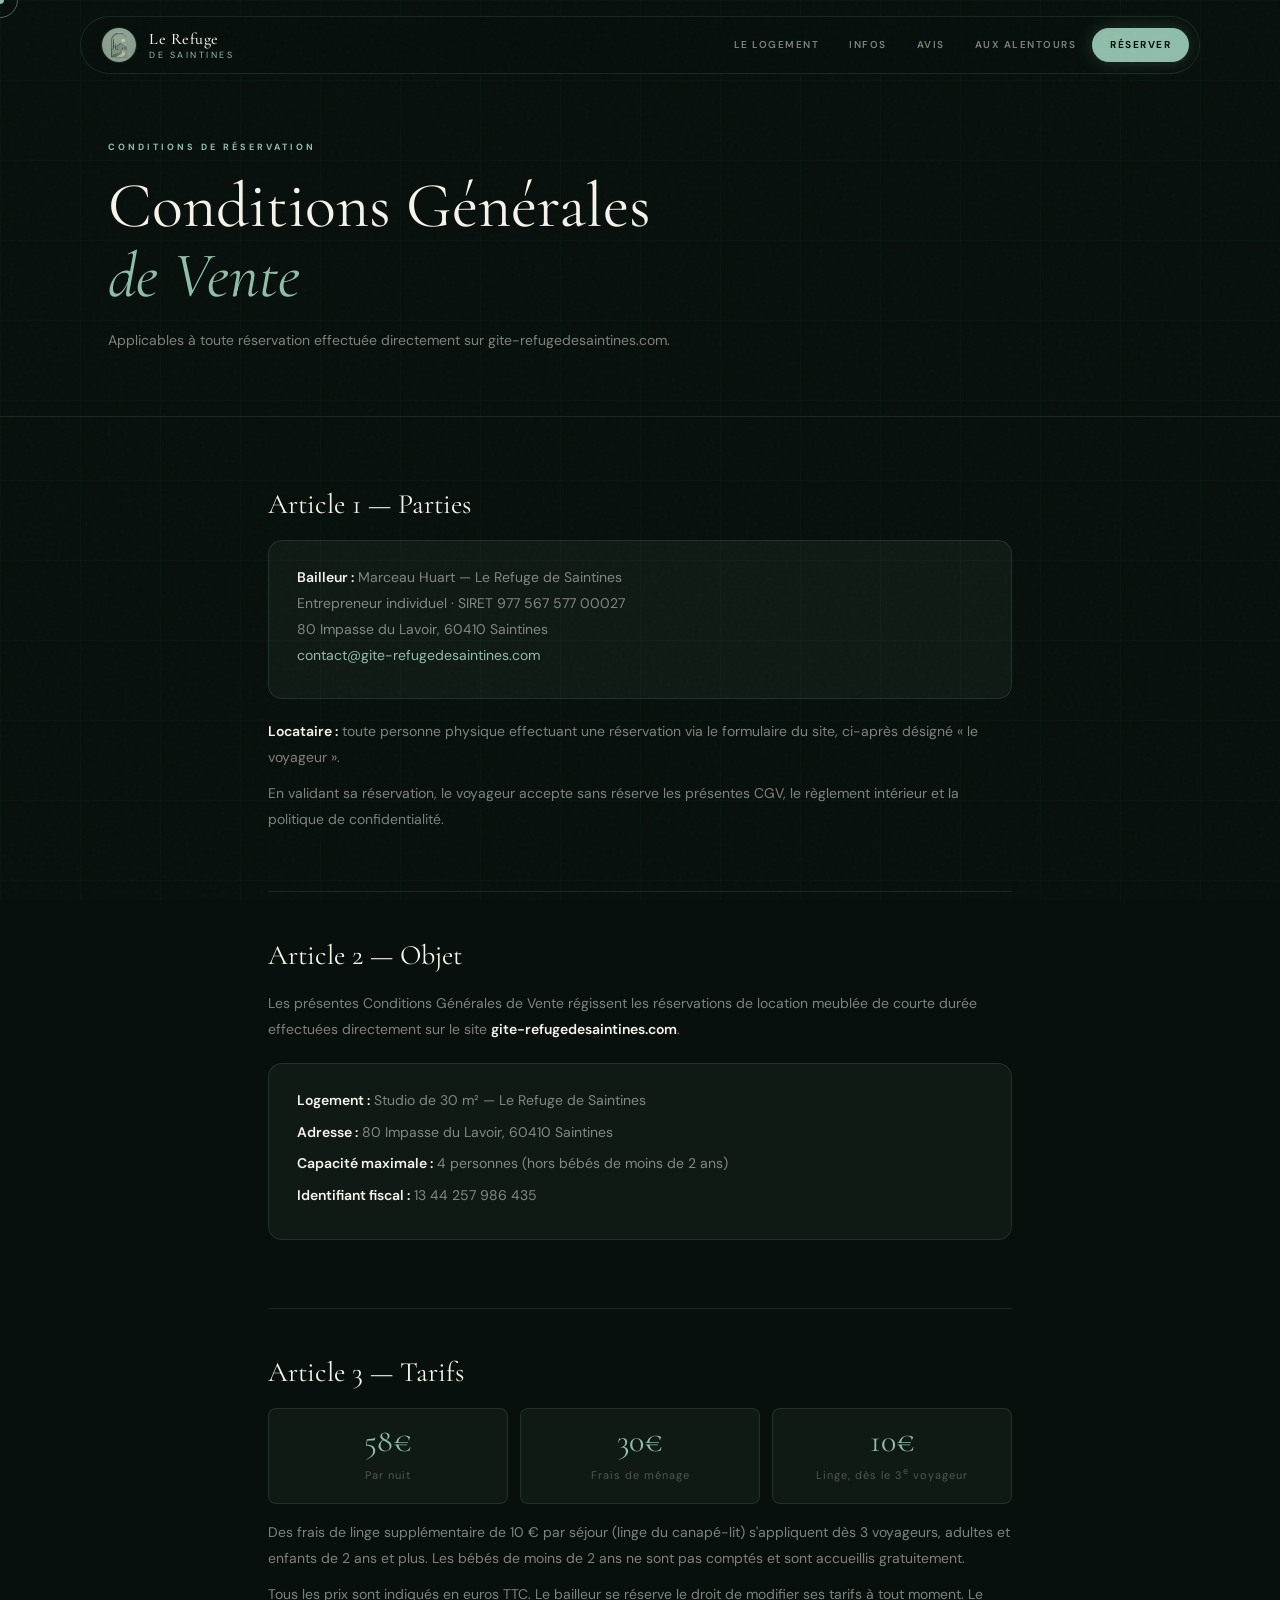
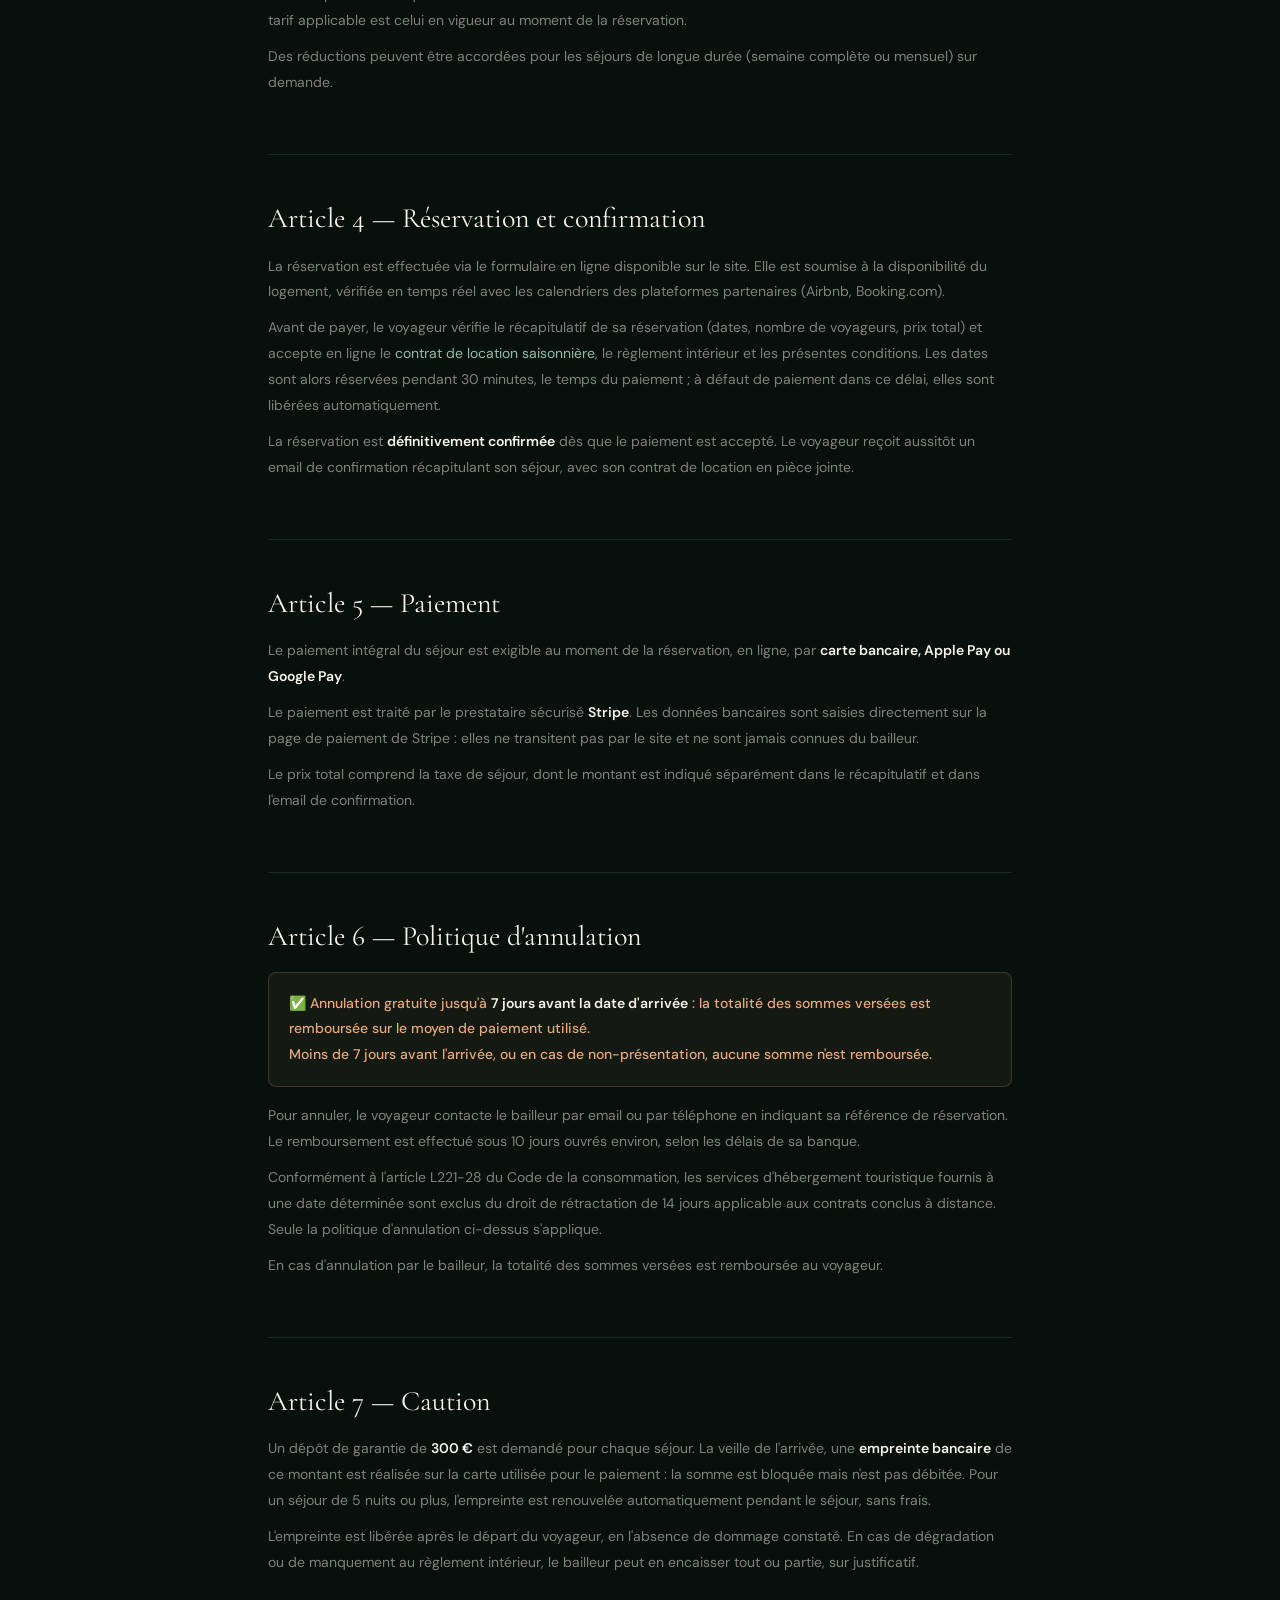
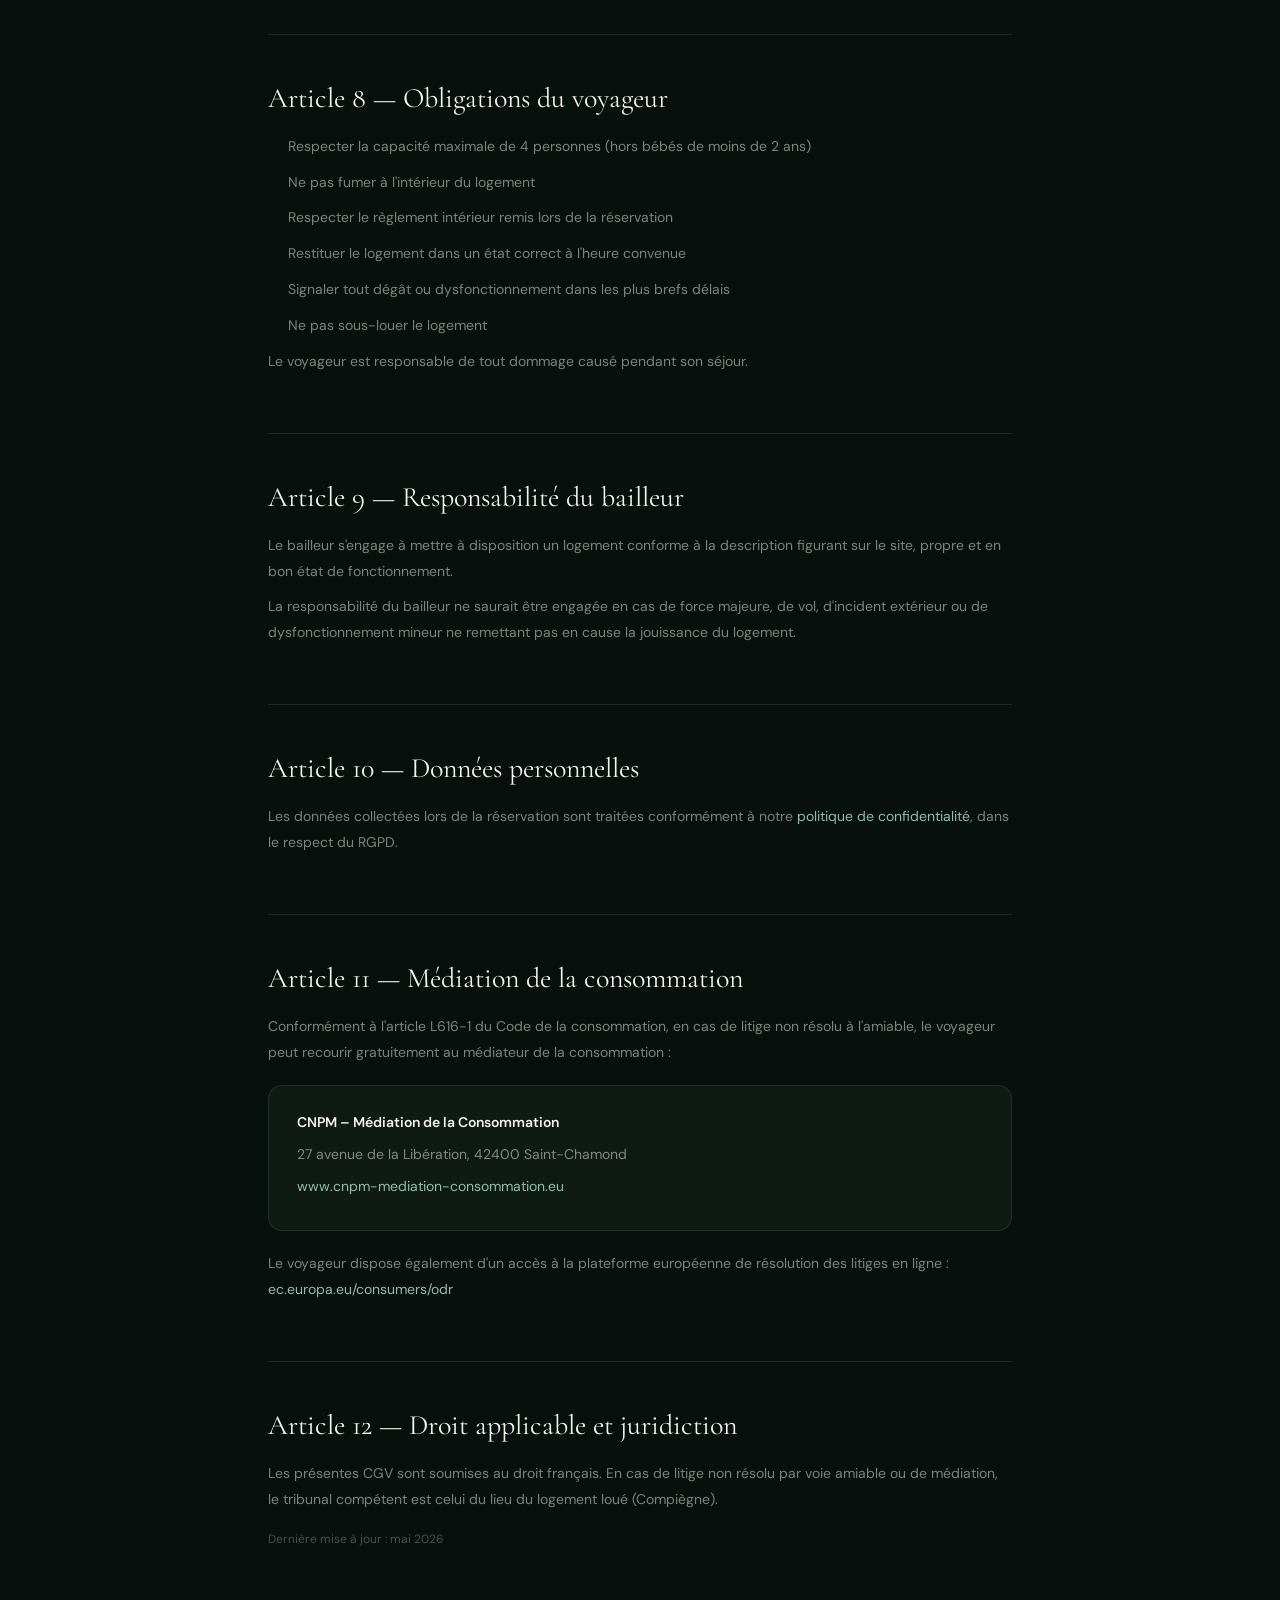
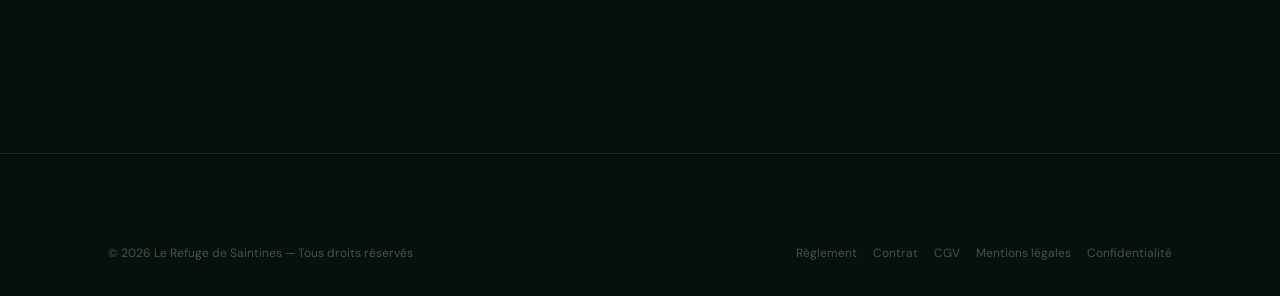
<file: cgv.html>
<!doctype html>
<html lang="fr">
<head>
  <meta charset="utf-8" />
  <meta name="viewport" content="width=device-width, initial-scale=1.0" />
  <title>Conditions Générales de Vente — Le Refuge de Saintines</title>
  <meta name="description" content="Conditions générales de vente — Le Refuge de Saintines, studio cosy en location courte durée à Saintines." />
  <meta name="robots" content="noindex" />
  <link rel="preconnect" href="https://fonts.googleapis.com" />
  <link rel="preconnect" href="https://fonts.gstatic.com" crossorigin />
  <link href="https://fonts.googleapis.com/css2?family=Cormorant+Garamond:ital,wght@0,300;0,400;0,500;1,300;1,400&family=DM+Sans:wght@300;400;500;600&display=swap" rel="stylesheet" />
  <link rel="icon" href="images/logo-lrds.webp" type="image/webp" />
  <link rel="stylesheet" href="assets/css/main.css" />
  <style>
    .legal-hero { background:var(--bg); border-bottom:1px solid var(--glass-border); padding:140px 0 64px; }
    .legal-label { font-size:9px; font-weight:700; letter-spacing:3px; text-transform:uppercase; color:var(--sage); display:block; margin-bottom:16px; }
    .legal-hero h1 { font-family:var(--font-display); font-size:clamp(36px,6vw,64px); font-weight:400; color:var(--cream); line-height:1.1; margin-bottom:16px; }
    .legal-hero h1 em { font-style:italic; color:var(--sage); }
    .legal-hero p { font-size:14px; color:var(--cream-dim); line-height:1.75; }
    .legal-body { padding:72px 0 96px; }
    .legal-section { margin-bottom:48px; padding-bottom:48px; border-bottom:1px solid var(--glass-border); }
    .legal-section:last-child { border-bottom:none; }
    .legal-section h2 { font-family:var(--font-display); font-size:28px; font-weight:400; color:var(--cream); margin-bottom:20px; }
    .legal-section h3 { font-size:15px; font-weight:600; color:var(--cream); margin:20px 0 10px; }
    .legal-section p, .legal-section li { font-size:14px; color:var(--cream-dim); line-height:1.85; margin-bottom:10px; }
    .legal-section ul { padding-left:20px; }
    .legal-section strong { color:var(--cream); font-weight:600; }
    .legal-section a { color:var(--sage); text-decoration:none; }
    .legal-section a:hover { text-decoration:underline; }
    .legal-card { background:var(--glass); border:1px solid var(--glass-border); border-radius:var(--r); padding:24px 28px; margin:20px 0; }
    .legal-card p { margin-bottom:6px; }
    .tarif-grid { display:grid; grid-template-columns:repeat(3, 1fr); gap:12px; margin:16px 0; }
    .tarif-item { background:var(--glass); border:1px solid var(--glass-border); border-radius:var(--rs); padding:16px; text-align:center; }
    .tarif-item .val { font-family:var(--font-display); font-size:32px; color:var(--sage); line-height:1; display:block; margin-bottom:4px; }
    .tarif-item .lbl { font-size:11px; letter-spacing:1px; color:var(--cream-faint); }
    .warning-box { background:rgba(232,168,124,.06); border:1px solid rgba(232,168,124,.2); border-radius:var(--rs); padding:18px 20px; margin:16px 0; }
    .warning-box p { color:#e8a87c; margin-bottom:0; font-weight:500; }
    @media(max-width:600px){ .tarif-grid{grid-template-columns:1fr;} }
  </style>
</head>
<body>
  <div class="cursor" aria-hidden="true"></div>
  <div class="cursor-ring" aria-hidden="true"></div>
  
  <header class="site-header" role="banner">
    <div class="header-inner">
      <a href="index.html" class="brand">
        <img src="images/logo-lrds.webp" alt="Logo Le Refuge de Saintines" class="brand-logo" loading="lazy" />
        <div class="brand-text">
          <span class="brand-name">Le Refuge</span>
          <small class="brand-sub">de Saintines</small>
        </div>
      </a>
      <nav class="nav" aria-label="Navigation principale">
        <a href="index.html#logement">Le logement</a>
        <a href="index.html#infos">Infos</a>
        <a href="index.html#avis">Avis</a>
        <a href="index.html#reco">Aux alentours</a>
        <a href="index.html#contact" class="nav-cta">Réserver</a>
      </nav>
    </div>
  </header>

  <div class="legal-hero">
    <div class="container">
      <span class="legal-label">Conditions de réservation</span>
      <h1>Conditions Générales<br><em>de Vente</em></h1>
      <p>Applicables à toute réservation effectuée directement sur gite-refugedesaintines.com.</p>
    </div>
  </div>

  <main class="legal-body">
    <div class="container" style="max-width:800px;">

      <div class="legal-section">
        <h2>Article 1 — Parties</h2>
        <div class="legal-card">
          <p><strong>Bailleur :</strong> Marceau Huart — Le Refuge de Saintines<br>
          Entrepreneur individuel · SIRET 977 567 577 00027<br>
          80 Impasse du Lavoir, 60410 Saintines<br>
          <a href="mailto:contact@gite-refugedesaintines.com">contact@gite-refugedesaintines.com</a></p>
        </div>
        <p><strong>Locataire :</strong> toute personne physique effectuant une réservation via le formulaire du site, ci-après désigné « le voyageur ».</p>
        <p>En validant sa réservation, le voyageur accepte sans réserve les présentes CGV, le règlement intérieur et la politique de confidentialité.</p>
      </div>

      <div class="legal-section">
        <h2>Article 2 — Objet</h2>
        <p>Les présentes Conditions Générales de Vente régissent les réservations de location meublée de courte durée effectuées directement sur le site <strong>gite-refugedesaintines.com</strong>.</p>
        <div class="legal-card">
          <p><strong>Logement :</strong> Studio de 30 m² — Le Refuge de Saintines</p>
          <p><strong>Adresse :</strong> 80 Impasse du Lavoir, 60410 Saintines</p>
          <p><strong>Capacité maximale :</strong> 4 personnes (hors bébés de moins de 2 ans)</p>
          <p><strong>Identifiant fiscal :</strong> 13 44 257 986 435</p>
        </div>
      </div>

      <div class="legal-section">
        <h2>Article 3 — Tarifs</h2>
        <div class="tarif-grid">
          <div class="tarif-item"><span class="val">58€</span><span class="lbl">Par nuit</span></div>
          <div class="tarif-item"><span class="val">30€</span><span class="lbl">Frais de ménage</span></div>
          <div class="tarif-item"><span class="val">10€</span><span class="lbl">Linge, dès le 3<sup>e</sup> voyageur</span></div>
        </div>
        <p>Des frais de linge supplémentaire de 10 € par séjour (linge du canapé-lit) s'appliquent dès 3 voyageurs, adultes et enfants de 2 ans et plus. Les bébés de moins de 2 ans ne sont pas comptés et sont accueillis gratuitement.</p>
        <p>Tous les prix sont indiqués en euros TTC. Le bailleur se réserve le droit de modifier ses tarifs à tout moment. Le tarif applicable est celui en vigueur au moment de la réservation.</p>
        <p>Des réductions peuvent être accordées pour les séjours de longue durée (semaine complète ou mensuel) sur demande.</p>
      </div>

      <div class="legal-section">
        <h2>Article 4 — Réservation et confirmation</h2>
        <p>La réservation est effectuée via le formulaire en ligne disponible sur le site. Elle est soumise à la disponibilité du logement, vérifiée en temps réel avec les calendriers des plateformes partenaires (Airbnb, Booking.com).</p>
        <p>Avant de payer, le voyageur vérifie le récapitulatif de sa réservation (dates, nombre de voyageurs, prix total) et accepte en ligne le <a href="contrat.html">contrat de location saisonnière</a>, le règlement intérieur et les présentes conditions. Les dates sont alors réservées pendant 30 minutes, le temps du paiement ; à défaut de paiement dans ce délai, elles sont libérées automatiquement.</p>
        <p>La réservation est <strong>définitivement confirmée</strong> dès que le paiement est accepté. Le voyageur reçoit aussitôt un email de confirmation récapitulant son séjour, avec son contrat de location en pièce jointe.</p>
      </div>

      <div class="legal-section">
        <h2>Article 5 — Paiement</h2>
        <p>Le paiement intégral du séjour est exigible au moment de la réservation, en ligne, par <strong>carte bancaire, Apple Pay ou Google Pay</strong>.</p>
        <p>Le paiement est traité par le prestataire sécurisé <strong>Stripe</strong>. Les données bancaires sont saisies directement sur la page de paiement de Stripe : elles ne transitent pas par le site et ne sont jamais connues du bailleur.</p>
        <p>Le prix total comprend la taxe de séjour, dont le montant est indiqué séparément dans le récapitulatif et dans l'email de confirmation.</p>
      </div>

      <div class="legal-section">
        <h2>Article 6 — Politique d'annulation</h2>
        <div class="warning-box">
          <p>✅ Annulation gratuite jusqu'à <strong>7 jours avant la date d'arrivée</strong> : la totalité des sommes versées est remboursée sur le moyen de paiement utilisé.</p>
          <p>Moins de 7 jours avant l'arrivée, ou en cas de non-présentation, aucune somme n'est remboursée.</p>
        </div>
        <p>Pour annuler, le voyageur contacte le bailleur par email ou par téléphone en indiquant sa référence de réservation. Le remboursement est effectué sous 10 jours ouvrés environ, selon les délais de sa banque.</p>
        <p>Conformément à l'article L221-28 du Code de la consommation, les services d'hébergement touristique fournis à une date déterminée sont exclus du droit de rétractation de 14 jours applicable aux contrats conclus à distance. Seule la politique d'annulation ci-dessus s'applique.</p>
        <p>En cas d'annulation par le bailleur, la totalité des sommes versées est remboursée au voyageur.</p>
      </div>

      <div class="legal-section">
        <h2>Article 7 — Caution</h2>
        <p>Un dépôt de garantie de <strong>300 €</strong> est demandé pour chaque séjour. La veille de l'arrivée, une <strong>empreinte bancaire</strong> de ce montant est réalisée sur la carte utilisée pour le paiement : la somme est bloquée mais n'est pas débitée. Pour un séjour de 5 nuits ou plus, l'empreinte est renouvelée automatiquement pendant le séjour, sans frais.</p>
        <p>L'empreinte est libérée après le départ du voyageur, en l'absence de dommage constaté. En cas de dégradation ou de manquement au règlement intérieur, le bailleur peut en encaisser tout ou partie, sur justificatif.</p>
      </div>

      <div class="legal-section">
        <h2>Article 8 — Obligations du voyageur</h2>
        <ul>
          <li>Respecter la capacité maximale de 4 personnes (hors bébés de moins de 2 ans)</li>
          <li>Ne pas fumer à l'intérieur du logement</li>
          <li>Respecter le règlement intérieur remis lors de la réservation</li>
          <li>Restituer le logement dans un état correct à l'heure convenue</li>
          <li>Signaler tout dégât ou dysfonctionnement dans les plus brefs délais</li>
          <li>Ne pas sous-louer le logement</li>
        </ul>
        <p>Le voyageur est responsable de tout dommage causé pendant son séjour.</p>
      </div>

      <div class="legal-section">
        <h2>Article 9 — Responsabilité du bailleur</h2>
        <p>Le bailleur s'engage à mettre à disposition un logement conforme à la description figurant sur le site, propre et en bon état de fonctionnement.</p>
        <p>La responsabilité du bailleur ne saurait être engagée en cas de force majeure, de vol, d'incident extérieur ou de dysfonctionnement mineur ne remettant pas en cause la jouissance du logement.</p>
      </div>

      <div class="legal-section">
        <h2>Article 10 — Données personnelles</h2>
        <p>Les données collectées lors de la réservation sont traitées conformément à notre <a href="politique-confidentialite.html">politique de confidentialité</a>, dans le respect du RGPD.</p>
      </div>

      <div class="legal-section">
        <h2>Article 11 — Médiation de la consommation</h2>
        <p>Conformément à l'article L616-1 du Code de la consommation, en cas de litige non résolu à l'amiable, le voyageur peut recourir gratuitement au médiateur de la consommation :</p>
        <div class="legal-card">
          <p><strong>CNPM – Médiation de la Consommation</strong></p>
          <p>27 avenue de la Libération, 42400 Saint-Chamond</p>
          <p><a href="https://www.cnpm-mediation-consommation.eu" target="_blank" rel="noopener">www.cnpm-mediation-consommation.eu</a></p>
        </div>
        <p>Le voyageur dispose également d'un accès à la plateforme européenne de résolution des litiges en ligne : <a href="https://ec.europa.eu/consumers/odr" target="_blank" rel="noopener">ec.europa.eu/consumers/odr</a></p>
      </div>

      <div class="legal-section">
        <h2>Article 12 — Droit applicable et juridiction</h2>
        <p>Les présentes CGV sont soumises au droit français. En cas de litige non résolu par voie amiable ou de médiation, le tribunal compétent est celui du lieu du logement loué (Compiègne).</p>
        <p style="margin-top:16px;font-size:12px;color:var(--cream-faint);">Dernière mise à jour : mai 2026</p>
      </div>

    </div>
  </main>

  <footer class="site-footer" role="contentinfo">
    <div class="container">
      <div class="footer-bottom">
        <p>© 2026 Le Refuge de Saintines — Tous droits réservés</p>
        <p><a href="rules.html" style="color:var(--cream-faint);margin-right:16px;">Règlement</a><a href="contrat.html" style="color:var(--cream-faint);margin-right:16px;">Contrat</a><a href="cgv.html" style="color:var(--cream-faint);margin-right:16px;">CGV</a><a href="mentions-legales.html" style="color:var(--cream-faint);margin-right:16px;">Mentions légales</a><a href="politique-confidentialite.html" style="color:var(--cream-faint);">Confidentialité</a></p>
      </div>
    </div>
  </footer>

  <script src="assets/js/main.js" type="module"></script>
</body>
</html>
</file>
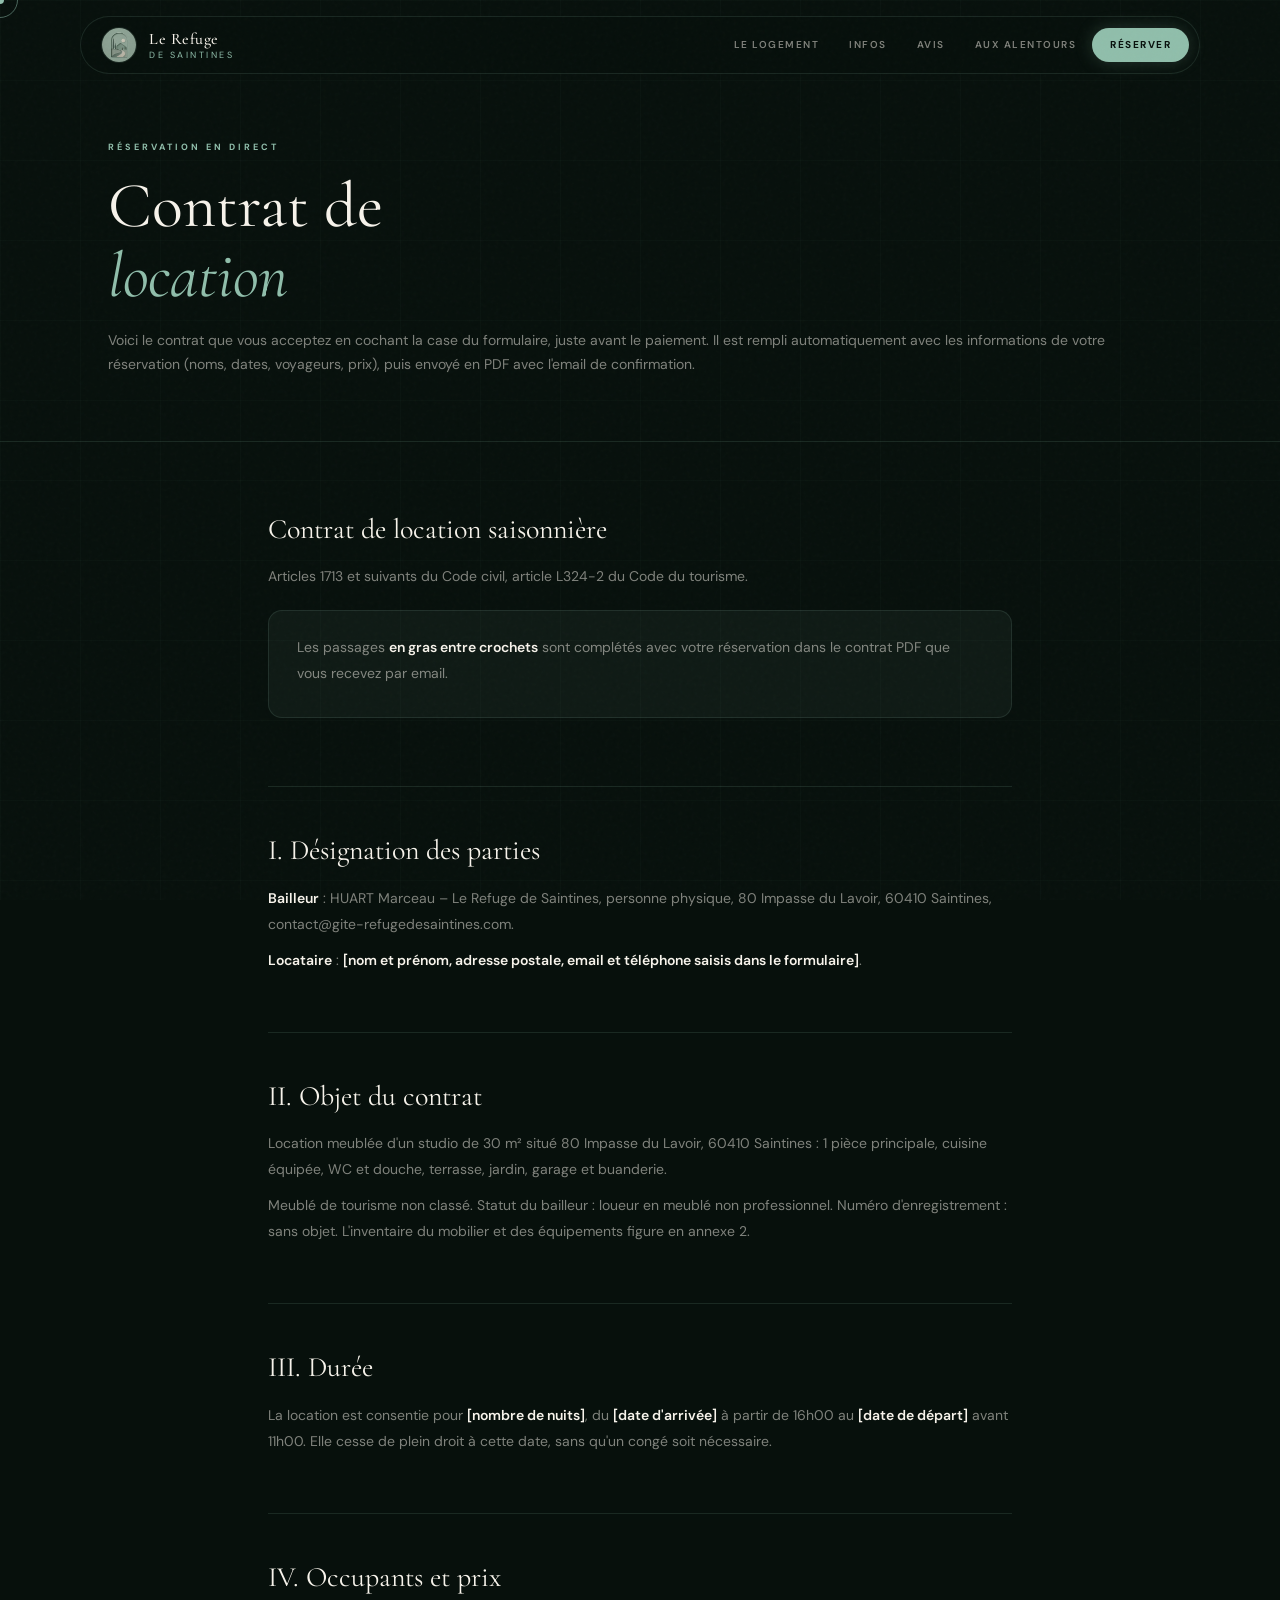
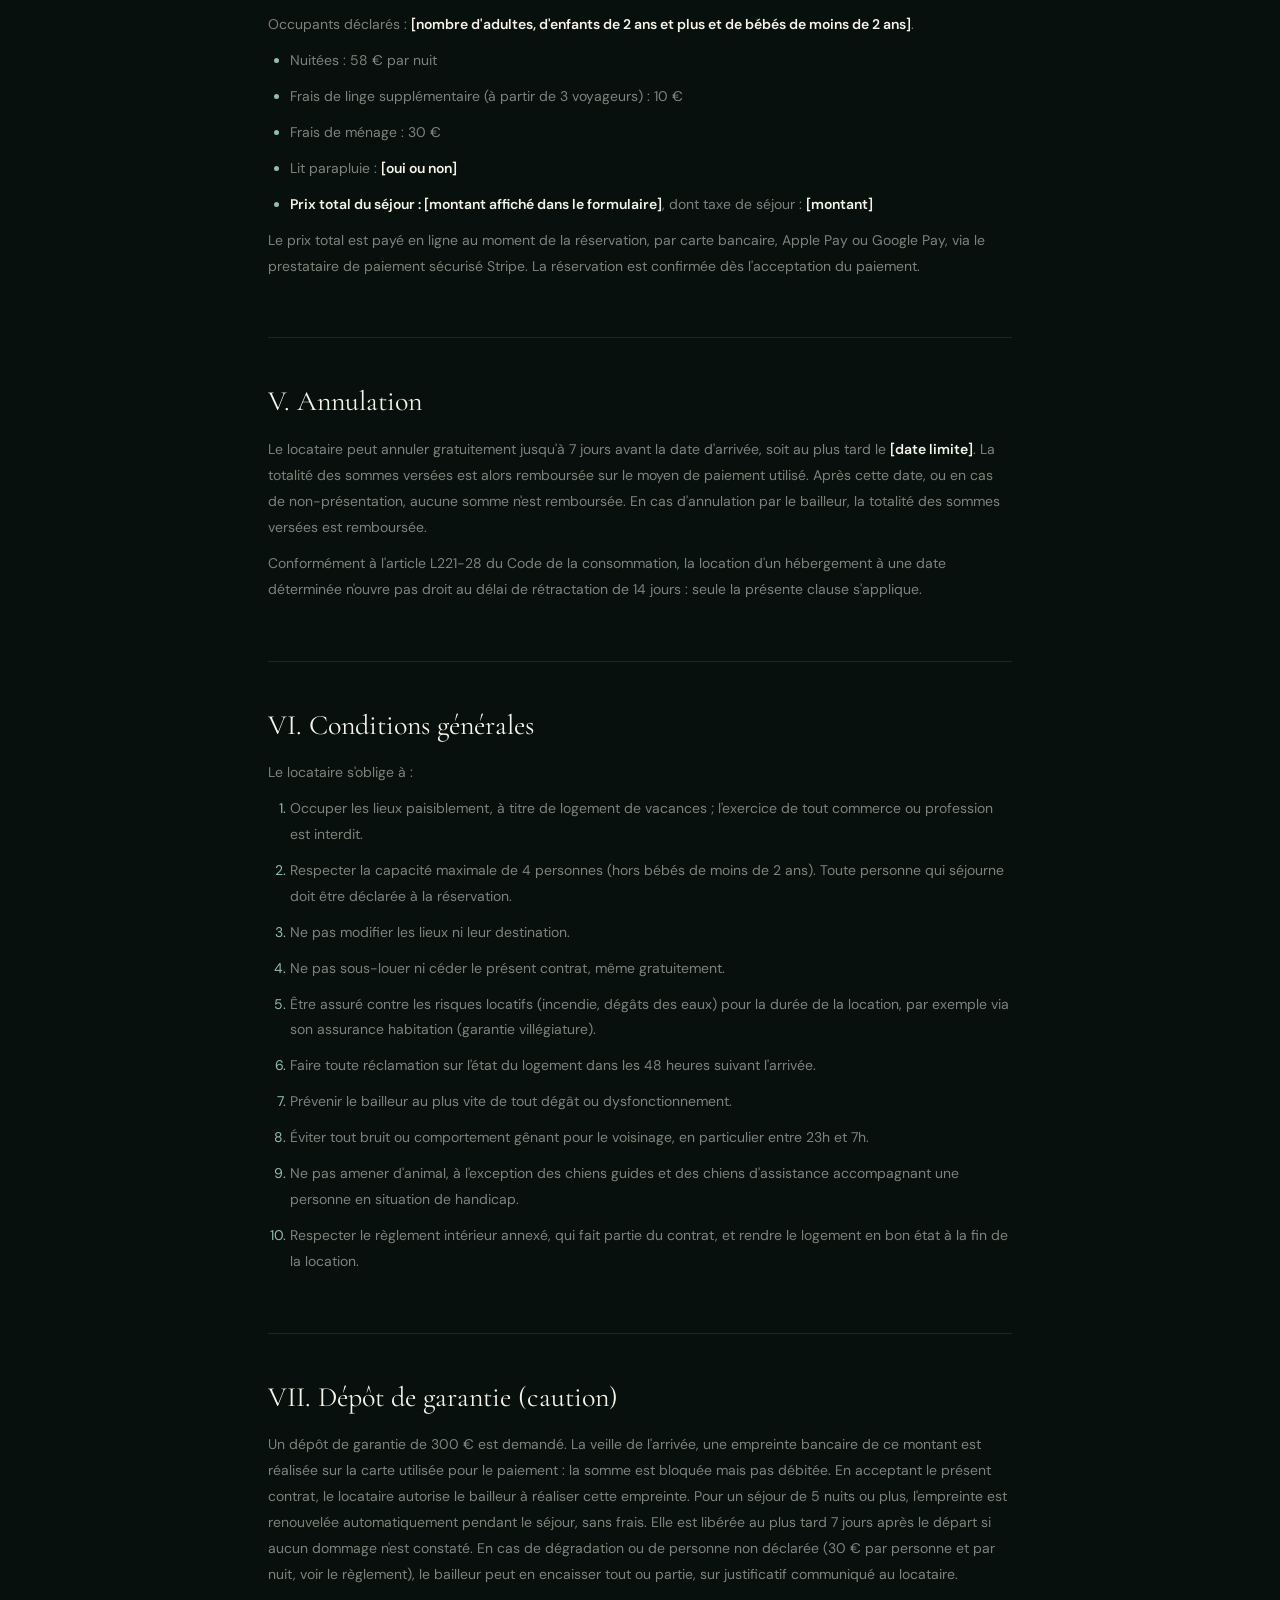
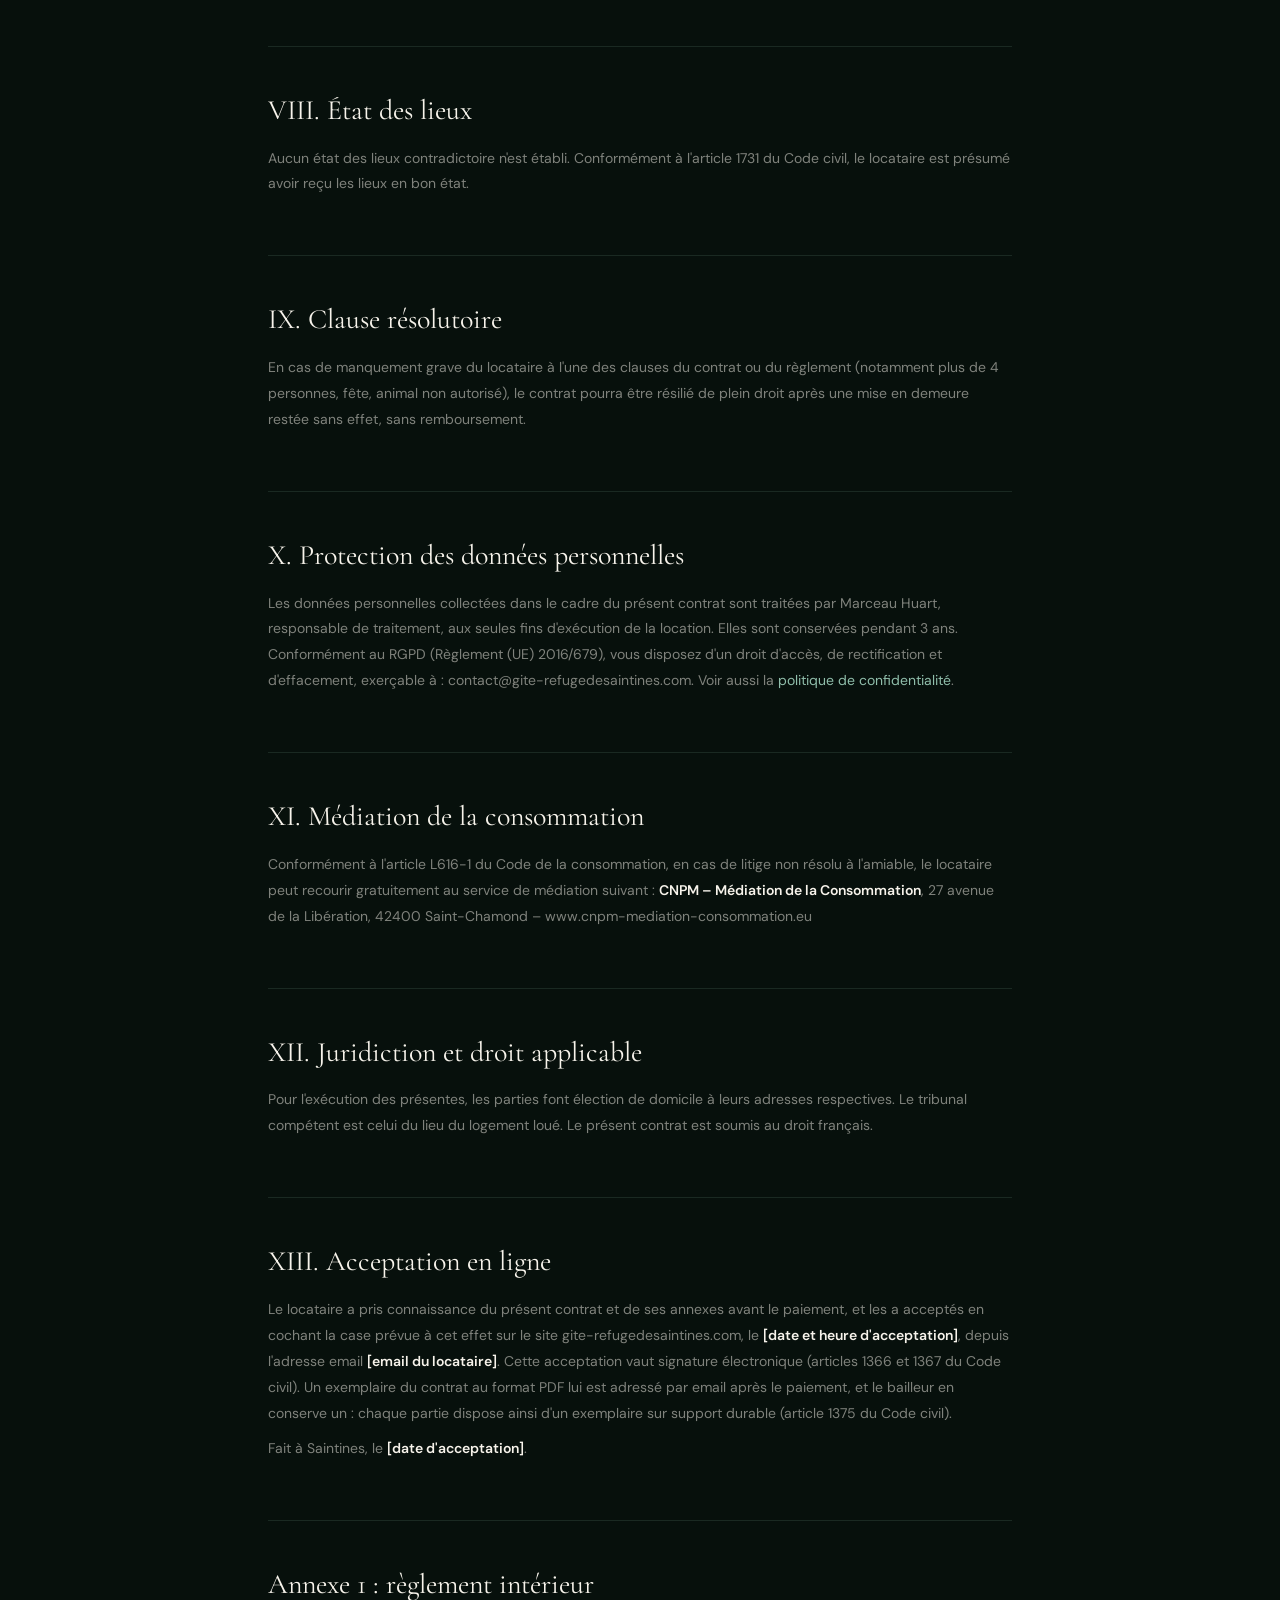
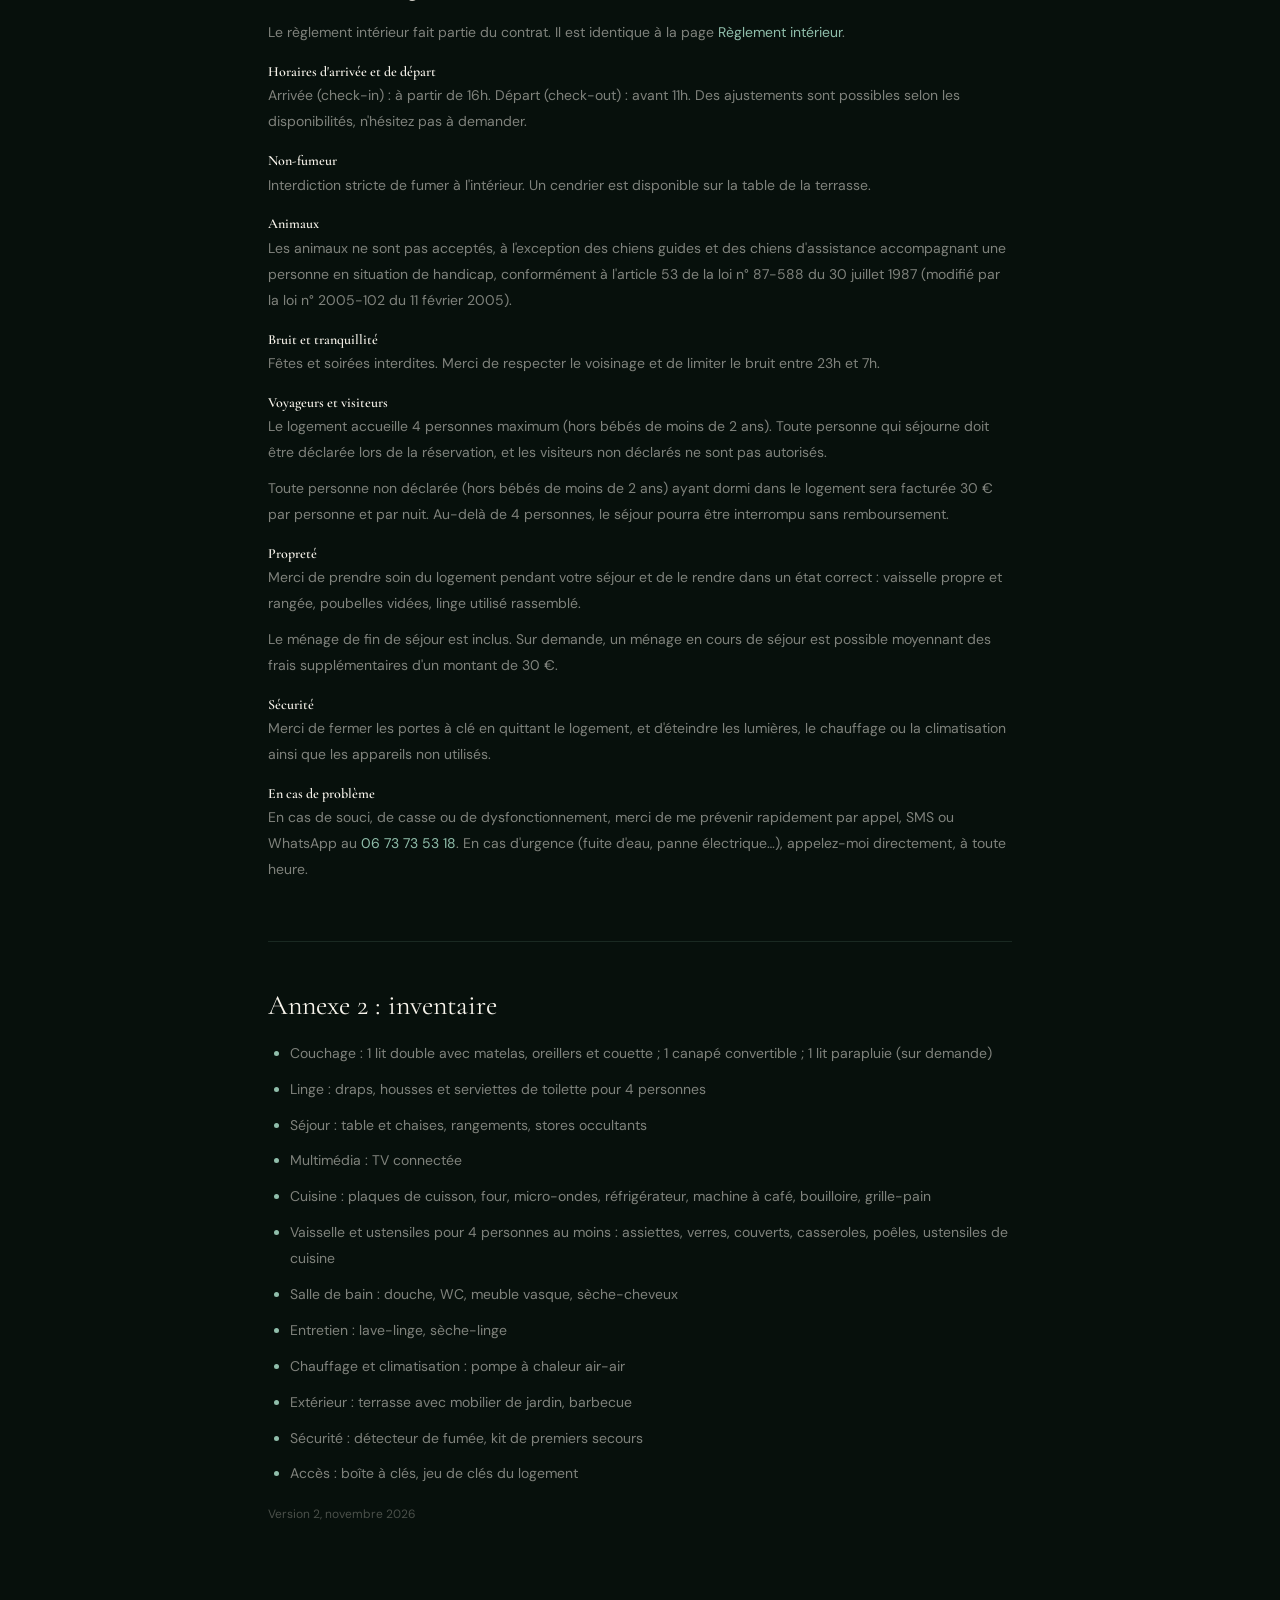
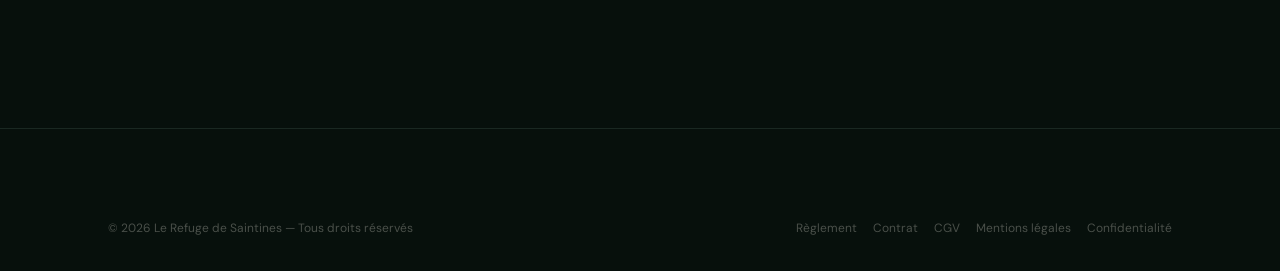
<file: contrat.html>
<!doctype html>
<html lang="fr">
<head>
  <meta charset="utf-8" />
  <meta name="viewport" content="width=device-width, initial-scale=1.0" />
  <title>Contrat de location — Le Refuge de Saintines</title>
  <meta name="description" content="Contrat de location saisonnière accepté en ligne lors d'une réservation directe — Le Refuge de Saintines." />
  <meta name="robots" content="noindex" />
  <link rel="preconnect" href="https://fonts.googleapis.com" />
  <link rel="preconnect" href="https://fonts.gstatic.com" crossorigin />
  <link href="https://fonts.googleapis.com/css2?family=Cormorant+Garamond:ital,wght@0,300;0,400;0,500;1,300;1,400&family=DM+Sans:wght@300;400;500;600&display=swap" rel="stylesheet" />
  <link rel="icon" href="images/logo-lrds.webp" type="image/webp" />
  <link rel="stylesheet" href="assets/css/main.css" />
  <style>
    .legal-hero {
      background: var(--bg);
      border-bottom: 1px solid var(--glass-border);
      padding: 140px 0 64px;
    }
    .legal-label {
      font-size: 9px;
      font-weight: 700;
      letter-spacing: 3px;
      text-transform: uppercase;
      color: var(--sage);
      display: block;
      margin-bottom: 16px;
    }
    .legal-hero h1 {
      font-family: var(--font-display);
      font-size: clamp(36px, 6vw, 64px);
      font-weight: 400;
      color: var(--cream);
      line-height: 1.1;
      margin-bottom: 16px;
    }
    .legal-hero h1 em { font-style: italic; color: var(--sage); }
    .legal-hero p {
      font-size: 14px;
      color: var(--cream-dim);
      line-height: 1.75;
    }
    .legal-body {
      padding: 72px 0 96px;
    }
    .legal-section {
      margin-bottom: 48px;
      padding-bottom: 48px;
      border-bottom: 1px solid var(--glass-border);
    }
    .legal-section:last-child { border-bottom: none; }
    .legal-section h2 {
      font-family: var(--font-display);
      font-size: 28px;
      font-weight: 400;
      color: var(--cream);
      margin-bottom: 20px;
    }
    .legal-section p, .legal-section li {
      font-size: 14px;
      color: var(--cream-dim);
      line-height: 1.85;
      margin-bottom: 10px;
    }
    .legal-section strong { color: var(--cream); font-weight: 600; }
    .legal-section a { color: var(--sage); text-decoration: none; }
    .legal-section a:hover { text-decoration: underline; }
    .legal-card {
      background: var(--glass);
      border: 1px solid var(--glass-border);
      border-radius: var(--r);
      padding: 24px 28px;
      margin: 20px 0;
    }
    .legal-card p { margin-bottom: 6px; }
    .legal-section ol, .legal-section ul { padding-left: 22px; margin-bottom: 10px; }
    .legal-section ul { list-style: disc; }
    .legal-section ol { list-style: decimal; }
    .legal-section li::marker { color: var(--sage); }
    .legal-section h3 {
      font-size: 14px;
      font-weight: 600;
      color: var(--cream);
      margin: 18px 0 4px;
    }
  </style>
</head>
<body>
  <div class="cursor" aria-hidden="true"></div>
  <div class="cursor-ring" aria-hidden="true"></div>

  <header class="site-header" role="banner">
    <div class="header-inner">
      <a href="index.html" class="brand">
        <img src="images/logo-lrds.webp" alt="Logo Le Refuge de Saintines" class="brand-logo" loading="lazy" />
        <div class="brand-text">
          <span class="brand-name">Le Refuge</span>
          <small class="brand-sub">de Saintines</small>
        </div>
      </a>
      <nav class="nav" aria-label="Navigation principale">
        <a href="index.html#logement">Le logement</a>
        <a href="index.html#infos">Infos</a>
        <a href="index.html#avis">Avis</a>
        <a href="index.html#reco">Aux alentours</a>
        <a href="index.html#contact" class="nav-cta">Réserver</a>
      </nav>
    </div>
  </header>

  <div class="legal-hero">
    <div class="container">
      <span class="legal-label">Réservation en direct</span>
      <h1>Contrat de<br><em>location</em></h1>
      <p>Voici le contrat que vous acceptez en cochant la case du formulaire, juste avant le paiement. Il est rempli automatiquement avec les informations de votre réservation (noms, dates, voyageurs, prix), puis envoyé en PDF avec l'email de confirmation.</p>
    </div>
  </div>

  <main class="legal-body">
    <div class="container" style="max-width: 800px;">

      <div class="legal-section">
        <h2>Contrat de location saisonnière</h2>
        <p>Articles 1713 et suivants du Code civil, article L324-2 du Code du tourisme.</p>
        <div class="legal-card">
          <p>Les passages <strong>en gras entre crochets</strong> sont complétés avec votre réservation dans le contrat PDF que vous recevez par email.</p>
        </div>
      </div>

      <div class="legal-section">
        <h2>I. Désignation des parties</h2>
        <p><strong>Bailleur</strong> : HUART Marceau – Le Refuge de Saintines, personne physique, 80 Impasse du Lavoir, 60410 Saintines, contact@gite-refugedesaintines.com.</p>
        <p><strong>Locataire</strong> : <strong>[nom et prénom, adresse postale, email et téléphone saisis dans le formulaire]</strong>.</p>
      </div>

      <div class="legal-section">
        <h2>II. Objet du contrat</h2>
        <p>Location meublée d'un studio de 30 m² situé 80 Impasse du Lavoir, 60410 Saintines : 1 pièce principale, cuisine équipée, WC et douche, terrasse, jardin, garage et buanderie.</p>
        <p>Meublé de tourisme non classé. Statut du bailleur : loueur en meublé non professionnel. Numéro d'enregistrement : sans objet. L'inventaire du mobilier et des équipements figure en annexe 2.</p>
      </div>

      <div class="legal-section">
        <h2>III. Durée</h2>
        <p>La location est consentie pour <strong>[nombre de nuits]</strong>, du <strong>[date d'arrivée]</strong> à partir de 16h00 au <strong>[date de départ]</strong> avant 11h00. Elle cesse de plein droit à cette date, sans qu'un congé soit nécessaire.</p>
      </div>

      <div class="legal-section">
        <h2>IV. Occupants et prix</h2>
        <p>Occupants déclarés : <strong>[nombre d'adultes, d'enfants de 2 ans et plus et de bébés de moins de 2 ans]</strong>.</p>
        <ul>
          <li>Nuitées : 58 € par nuit</li>
          <li class="ligne-linge">Frais de linge supplémentaire (à partir de 3 voyageurs) : 10 €</li>
          <li>Frais de ménage : 30 €</li>
          <li>Lit parapluie : <strong>[oui ou non]</strong></li>
          <li><strong>Prix total du séjour : [montant affiché dans le formulaire]</strong>, dont taxe de séjour : <strong>[montant]</strong></li>
        </ul>
        <p>Le prix total est payé en ligne au moment de la réservation, par carte bancaire, Apple Pay ou Google Pay, via le prestataire de paiement sécurisé Stripe. La réservation est confirmée dès l'acceptation du paiement.</p>
      </div>

      <div class="legal-section">
        <h2>V. Annulation</h2>
        <p>Le locataire peut annuler gratuitement jusqu'à 7 jours avant la date d'arrivée, soit au plus tard le <strong>[date limite]</strong>. La totalité des sommes versées est alors remboursée sur le moyen de paiement utilisé. Après cette date, ou en cas de non-présentation, aucune somme n'est remboursée. En cas d'annulation par le bailleur, la totalité des sommes versées est remboursée.</p>
        <p>Conformément à l'article L221-28 du Code de la consommation, la location d'un hébergement à une date déterminée n'ouvre pas droit au délai de rétractation de 14 jours : seule la présente clause s'applique.</p>
      </div>

      <div class="legal-section">
        <h2>VI. Conditions générales</h2>
        <p>Le locataire s'oblige à :</p>
        <ol>
          <li>Occuper les lieux paisiblement, à titre de logement de vacances ; l'exercice de tout commerce ou profession est interdit.</li>
          <li>Respecter la capacité maximale de 4 personnes (hors bébés de moins de 2 ans). Toute personne qui séjourne doit être déclarée à la réservation.</li>
          <li>Ne pas modifier les lieux ni leur destination.</li>
          <li>Ne pas sous-louer ni céder le présent contrat, même gratuitement.</li>
          <li>Être assuré contre les risques locatifs (incendie, dégâts des eaux) pour la durée de la location, par exemple via son assurance habitation (garantie villégiature).</li>
          <li>Faire toute réclamation sur l'état du logement dans les 48 heures suivant l'arrivée.</li>
          <li>Prévenir le bailleur au plus vite de tout dégât ou dysfonctionnement.</li>
          <li>Éviter tout bruit ou comportement gênant pour le voisinage, en particulier entre 23h et 7h.</li>
          <li>Ne pas amener d'animal, à l'exception des chiens guides et des chiens d'assistance accompagnant une personne en situation de handicap.</li>
          <li>Respecter le règlement intérieur annexé, qui fait partie du contrat, et rendre le logement en bon état à la fin de la location.</li>
        </ol>
      </div>

      <div class="legal-section">
        <h2>VII. Dépôt de garantie (caution)</h2>
        <p>Un dépôt de garantie de 300 € est demandé. La veille de l'arrivée, une empreinte bancaire de ce montant est réalisée sur la carte utilisée pour le paiement : la somme est bloquée mais pas débitée. En acceptant le présent contrat, le locataire autorise le bailleur à réaliser cette empreinte. Pour un séjour de 5 nuits ou plus, l'empreinte est renouvelée automatiquement pendant le séjour, sans frais. Elle est libérée au plus tard 7 jours après le départ si aucun dommage n'est constaté. En cas de dégradation ou de personne non déclarée (30 € par personne et par nuit, voir le règlement), le bailleur peut en encaisser tout ou partie, sur justificatif communiqué au locataire.</p>
      </div>

      <div class="legal-section">
        <h2>VIII. État des lieux</h2>
        <p>Aucun état des lieux contradictoire n'est établi. Conformément à l'article 1731 du Code civil, le locataire est présumé avoir reçu les lieux en bon état.</p>
      </div>

      <div class="legal-section">
        <h2>IX. Clause résolutoire</h2>
        <p>En cas de manquement grave du locataire à l'une des clauses du contrat ou du règlement (notamment plus de 4 personnes, fête, animal non autorisé), le contrat pourra être résilié de plein droit après une mise en demeure restée sans effet, sans remboursement.</p>
      </div>

      <div class="legal-section">
        <h2>X. Protection des données personnelles</h2>
        <p>Les données personnelles collectées dans le cadre du présent contrat sont traitées par Marceau Huart, responsable de traitement, aux seules fins d'exécution de la location. Elles sont conservées pendant 3 ans. Conformément au RGPD (Règlement (UE) 2016/679), vous disposez d'un droit d'accès, de rectification et d'effacement, exerçable à : contact@gite-refugedesaintines.com. Voir aussi la <a href="politique-confidentialite.html">politique de confidentialité</a>.</p>
      </div>

      <div class="legal-section">
        <h2>XI. Médiation de la consommation</h2>
        <p>Conformément à l'article L616-1 du Code de la consommation, en cas de litige non résolu à l'amiable, le locataire peut recourir gratuitement au service de médiation suivant : <strong>CNPM – Médiation de la Consommation</strong>, 27 avenue de la Libération, 42400 Saint-Chamond – www.cnpm-mediation-consommation.eu</p>
      </div>

      <div class="legal-section">
        <h2>XII. Juridiction et droit applicable</h2>
        <p>Pour l'exécution des présentes, les parties font élection de domicile à leurs adresses respectives. Le tribunal compétent est celui du lieu du logement loué. Le présent contrat est soumis au droit français.</p>
      </div>

      <div class="legal-section">
        <h2>XIII. Acceptation en ligne</h2>
        <p>Le locataire a pris connaissance du présent contrat et de ses annexes avant le paiement, et les a acceptés en cochant la case prévue à cet effet sur le site gite-refugedesaintines.com, le <strong>[date et heure d'acceptation]</strong>, depuis l'adresse email <strong>[email du locataire]</strong>. Cette acceptation vaut signature électronique (articles 1366 et 1367 du Code civil). Un exemplaire du contrat au format PDF lui est adressé par email après le paiement, et le bailleur en conserve un : chaque partie dispose ainsi d'un exemplaire sur support durable (article 1375 du Code civil).</p>
        <p>Fait à Saintines, le <strong>[date d'acceptation]</strong>.</p>
      </div>

      <div class="legal-section">
        <h2>Annexe 1 : règlement intérieur</h2>
        <p>Le règlement intérieur fait partie du contrat. Il est identique à la page <a href="rules.html">Règlement intérieur</a>.</p>
        <h3>Horaires d'arrivée et de départ</h3>
        <p>Arrivée (check-in) : à partir de 16h. Départ (check-out) : avant 11h. Des ajustements sont possibles selon les disponibilités, n'hésitez pas à demander.</p>
        <h3>Non-fumeur</h3>
        <p>Interdiction stricte de fumer à l'intérieur. Un cendrier est disponible sur la table de la terrasse.</p>
        <h3>Animaux</h3>
        <p>Les animaux ne sont pas acceptés, à l'exception des chiens guides et des chiens d'assistance accompagnant une personne en situation de handicap, conformément à l'article 53 de la loi n° 87-588 du 30 juillet 1987 (modifié par la loi n° 2005-102 du 11 février 2005).</p>
        <h3>Bruit et tranquillité</h3>
        <p>Fêtes et soirées interdites. Merci de respecter le voisinage et de limiter le bruit entre 23h et 7h.</p>
        <h3>Voyageurs et visiteurs</h3>
        <p>Le logement accueille 4 personnes maximum (hors bébés de moins de 2 ans). Toute personne qui séjourne doit être déclarée lors de la réservation, et les visiteurs non déclarés ne sont pas autorisés.</p>
        <p>Toute personne non déclarée (hors bébés de moins de 2 ans) ayant dormi dans le logement sera facturée 30 € par personne et par nuit. Au-delà de 4 personnes, le séjour pourra être interrompu sans remboursement.</p>
        <h3>Propreté</h3>
        <p>Merci de prendre soin du logement pendant votre séjour et de le rendre dans un état correct : vaisselle propre et rangée, poubelles vidées, linge utilisé rassemblé.</p>
        <p>Le ménage de fin de séjour est inclus. Sur demande, un ménage en cours de séjour est possible moyennant des frais supplémentaires d'un montant de 30 €.</p>
        <h3>Sécurité</h3>
        <p>Merci de fermer les portes à clé en quittant le logement, et d'éteindre les lumières, le chauffage ou la climatisation ainsi que les appareils non utilisés.</p>
        <h3>En cas de problème</h3>
        <p>En cas de souci, de casse ou de dysfonctionnement, merci de me prévenir rapidement par appel, SMS ou WhatsApp au <a href="tel:+33673735318">06 73 73 53 18</a>. En cas d'urgence (fuite d'eau, panne électrique…), appelez-moi directement, à toute heure.</p>
      </div>

      <div class="legal-section">
        <h2>Annexe 2 : inventaire</h2>
        <ul>
          <li>Couchage : 1 lit double avec matelas, oreillers et couette ; 1 canapé convertible ; 1 lit parapluie (sur demande)</li>
          <li>Linge : draps, housses et serviettes de toilette pour 4 personnes</li>
          <li>Séjour : table et chaises, rangements, stores occultants</li>
          <li>Multimédia : TV connectée</li>
          <li>Cuisine : plaques de cuisson, four, micro-ondes, réfrigérateur, machine à café, bouilloire, grille-pain</li>
          <li>Vaisselle et ustensiles pour 4 personnes au moins : assiettes, verres, couverts, casseroles, poêles, ustensiles de cuisine</li>
          <li>Salle de bain : douche, WC, meuble vasque, sèche-cheveux</li>
          <li>Entretien : lave-linge, sèche-linge</li>
          <li>Chauffage et climatisation : pompe à chaleur air-air</li>
          <li>Extérieur : terrasse avec mobilier de jardin, barbecue</li>
          <li>Sécurité : détecteur de fumée, kit de premiers secours</li>
          <li>Accès : boîte à clés, jeu de clés du logement</li>
        </ul>
        <p style="margin-top: 16px; font-size: 12px; color: var(--cream-faint);">Version 2, novembre 2026</p>
      </div>

    </div>
  </main>

  <footer class="site-footer" role="contentinfo">
    <div class="container">
      <div class="footer-bottom">
        <p>© 2026 Le Refuge de Saintines — Tous droits réservés</p>
        <p><a href="rules.html" style="color:var(--cream-faint);margin-right:16px;">Règlement</a><a href="contrat.html" style="color:var(--cream-faint);margin-right:16px;">Contrat</a><a href="cgv.html" style="color:var(--cream-faint);margin-right:16px;">CGV</a><a href="mentions-legales.html" style="color:var(--cream-faint);margin-right:16px;">Mentions légales</a><a href="politique-confidentialite.html" style="color:var(--cream-faint);">Confidentialité</a></p>
      </div>
    </div>
  </footer>

  <script src="assets/js/main.js" type="module"></script>
</body>
</html>
</file>
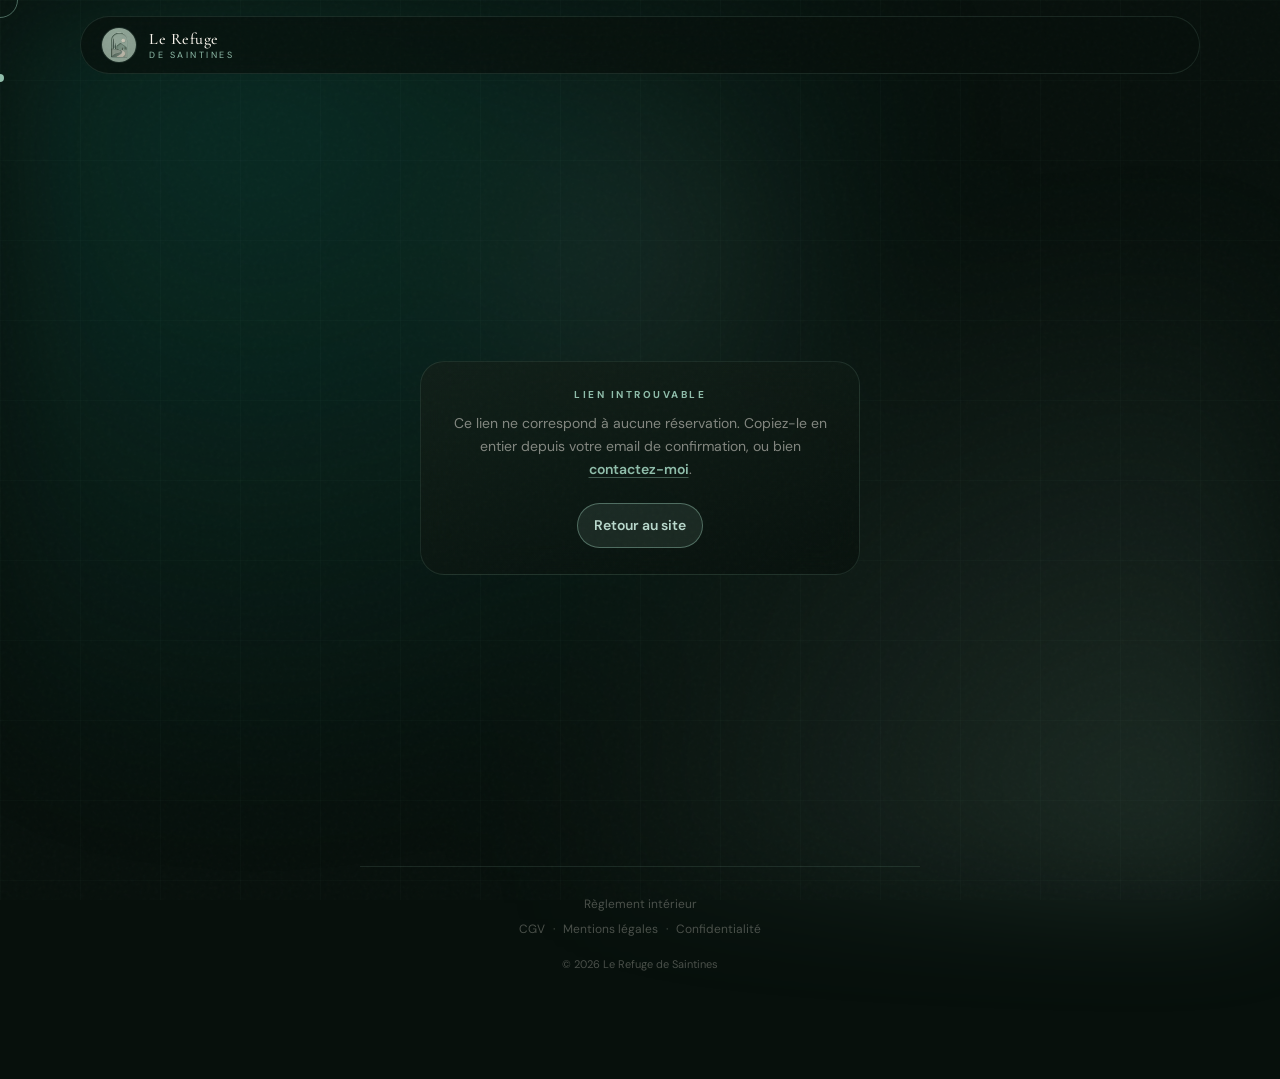
<file: ma-reservation.html>
<!doctype html>
<html lang="fr">
<head>
  <meta charset="utf-8" />
  <meta name="viewport" content="width=device-width, initial-scale=1.0, maximum-scale=1.0, user-scalable=no, viewport-fit=cover" />
  <title>Ma réservation</title>
  <meta name="description" content="Gérer ou annuler votre séjour au Refuge de Saintines." />
  <meta name="robots" content="noindex, nofollow" />
  <meta name="referrer" content="no-referrer" />
  <meta name="theme-color" content="#07100c" />
  <link rel="preconnect" href="https://fonts.googleapis.com" />
  <link rel="preconnect" href="https://fonts.gstatic.com" crossorigin />
  <link href="https://fonts.googleapis.com/css2?family=Cormorant+Garamond:ital,wght@0,300;0,400;0,500;1,300;1,400&family=DM+Sans:wght@300;400;500;600;700&display=swap" rel="stylesheet" />
  <link rel="icon" href="images/logo-lrds.webp" type="image/webp" />
  <link rel="stylesheet" href="assets/css/main.css" />
  <link rel="stylesheet" href="assets/css/pages/ma-reservation.css" />
</head>
<body class="sejour-page">
  <div class="cursor" aria-hidden="true"></div>
  <div class="cursor-ring" aria-hidden="true"></div>

  <!-- Halo lumineux animé en fond -->
  <div class="sj-aurora" aria-hidden="true">
    <span class="sj-blob sj-blob--1"></span>
    <span class="sj-blob sj-blob--2"></span>
    <span class="sj-blob sj-blob--3"></span>
  </div>

  <!-- ══════════ EN-TÊTE (identique au site principal) ══════════ -->
  <header class="site-header" role="banner">
    <div class="header-inner">
      <a href="#" class="brand" aria-label="Revenir en haut de la page">
        <img src="images/logo-lrds.webp" alt="Logo Le Refuge de Saintines" class="brand-logo" />
        <div class="brand-text">
          <span class="brand-name">Le Refuge</span>
          <small class="brand-sub">de Saintines</small>
        </div>
      </a>
      <span class="sj-status" data-statut="CONFIRMEE">
        <span class="sj-status-dot" aria-hidden="true"></span>
        <span data-f="statutLibelle">Confirmé</span>
      </span>
    </div>
  </header>

  <!-- Chargement -->
  <div class="sj-loader" aria-live="polite">
    <svg class="sj-spinner" viewBox="0 0 50 50" aria-hidden="true"><circle cx="25" cy="25" r="20" /></svg>
    <p>Chargement de votre séjour…</p>
  </div>

  <main class="sj-main" id="contenu">
    <div class="sj-layout">

      <!-- ══════════ COLONNE 1 : HERO + BILLET ══════════ -->
      <div class="sj-col sj-col--hero">

        <section class="sj-hero" aria-labelledby="sj-titre">
          <div class="sj-hero-media" aria-hidden="true">
            <img src="images/hero.webp" alt="" class="sj-hero-img" fetchpriority="high" />
          </div>
          <div class="sj-hero-body">
            <h1 class="sj-title" id="sj-titre">
              <span class="sj-title-line"><span class="sj-split" data-f="bonjour">Bonjour,</span></span>
              <span class="sj-title-line"><em class="sj-split" data-f="accroche">le Refuge vous attend.</em></span>
            </h1>
            <div class="sj-countdown" id="sj-countdown">
              <p class="sj-countdown-label" data-f="compteurLibelle">Arrivée prévue dans</p>
              <div class="sj-countdown-bar" role="timer" aria-live="off">
                <div class="sj-cd"><span class="sj-flaps" data-cd="j"></span><span class="sj-cd-unit">jours</span></div>
                <div class="sj-cd"><span class="sj-flaps" data-cd="h"></span><span class="sj-cd-unit">heures</span></div>
                <div class="sj-cd"><span class="sj-flaps" data-cd="m"></span><span class="sj-cd-unit">minutes</span></div>
                <div class="sj-cd"><span class="sj-flaps" data-cd="s"></span><span class="sj-cd-unit">secondes</span></div>
              </div>
            </div>
          </div>
        </section>

        <hr class="sj-sep" />

        <!-- Billet du séjour -->
        <article class="sj-ticket sj-reveal" aria-label="Vos dates">
          <div class="sj-ticket-band">
            <img src="images/logo-lrds.webp" alt="" class="sj-ticket-logo" width="30" height="30" />
            <span class="sj-ticket-brand">Le Refuge<small>de Saintines</small></span>
            <span class="sj-ticket-type" lang="en">Boarding pass</span>
          </div>
          <div class="sj-ticket-top">
            <div class="sj-ticket-leg">
              <span class="sj-ticket-kicker">Arrivée</span>
              <span class="sj-ticket-day" data-f="arriveeJour">00</span>
              <span class="sj-ticket-month" data-f="arriveeMois">—</span>
              <span class="sj-ticket-meta"><span data-f="arriveeSemaine">—</span> · dès 16h</span>
            </div>
            <div class="sj-ticket-path" aria-hidden="true">
              <svg viewBox="0 0 200 56">
                <path id="sj-trajet" d="M6 50 Q100 -12 194 50" />
                <!-- Avion qui suit la trace (vu de dessus, nez vers la droite).
                     Il sort par le bout « départ » et ressort par le bout « arrivée »,
                     masqué au-delà des deux bouts : on dirait qu'il tourne en boucle. -->
                <defs>
                  <clipPath id="sj-ciel"><rect x="6" y="-30" width="188" height="110" /></clipPath>
                  <path id="sj-vol" d="M-28.3 72.7L6 50Q100 -12 194 50L228.3 72.7" />
                </defs>
                <g clip-path="url(#sj-ciel)">
                  <g class="sj-plane">
                    <path transform="scale(1.5)" d="M-8 -1.3H-2L-4.5 -7H-2.3L1 -1.3H6.5C8.6 -1.3 8.6 1.3 6.5 1.3H1L-2.3 7H-4.5L-2 1.3H-8L-9.6 3.8H-11L-9.8 0L-11 -3.8H-9.6Z" />
                    <animateMotion dur="5.3s" repeatCount="indefinite" rotate="auto">
                      <mpath href="#sj-vol" />
                    </animateMotion>
                  </g>
                </g>
              </svg>
              <span class="sj-ticket-nights"><span data-f="nuits">0</span> nuit<span data-f="nuitsS">s</span></span>
            </div>
            <div class="sj-ticket-leg sj-ticket-leg--end">
              <span class="sj-ticket-kicker">Départ</span>
              <span class="sj-ticket-day" data-f="departJour">00</span>
              <span class="sj-ticket-month" data-f="departMois">—</span>
              <span class="sj-ticket-meta"><span data-f="departSemaine">—</span> · avant 11h</span>
            </div>
          </div>
          <div class="sj-ticket-tear" aria-hidden="true"></div>
          <div class="sj-ticket-bottom">
            <!-- Voyageurs : une case par type, comme « Siège / Porte » sur un billet d'avion -->
            <div class="sj-ticket-pax">
              <span class="sj-ticket-kicker">Voyageurs</span>
              <div class="sj-pax-row">
                <div class="sj-pax" data-pax="adultes"><span class="sj-pax-num">0</span><span class="sj-pax-label">Adultes</span></div>
                <div class="sj-pax" data-pax="enfants"><span class="sj-pax-num">0</span><span class="sj-pax-label">Enfants</span></div>
                <div class="sj-pax" data-pax="bebes"><span class="sj-pax-num">0</span><span class="sj-pax-label">Bébés</span></div>
              </div>
              <span class="sj-ticket-lit">
                <svg viewBox="0 0 24 24" aria-hidden="true"><path d="M4 9h12v1a4 4 0 0 1-4 4H8a4 4 0 0 1-4-4z"/><path d="M4 9a6 6 0 0 1 6-6v6"/><path d="M16 9l2-5h2.5"/><path d="M7.6 14 7 16M12.6 14l1.2 2"/><circle cx="7" cy="18.5" r="2"/><circle cx="14.5" cy="18.5" r="2"/></svg>
                Lit parapluie
              </span>
            </div>
            <!-- Code-barres : un vrai Code 128 de la référence, dessiné par le script -->
            <figure class="sj-ticket-code">
              <svg class="sj-barcode" aria-hidden="true" preserveAspectRatio="none"></svg>
              <figcaption data-f="id">—</figcaption>
            </figure>
          </div>
        </article>

        <!-- Actions rapides (défilement horizontal sur téléphone) -->
        <div class="sj-quick sj-reveal" role="list">
          <a role="listitem" class="sj-quick-item" id="sj-agenda" href="#">
            <svg viewBox="0 0 24 24" aria-hidden="true"><rect x="3" y="5" width="18" height="16" rx="3"/><path d="M3 10h18M8 3v4M16 3v4"/></svg>
            <span>Ajouter à mon agenda</span>
          </a>
        </div>
      </div>

      <!-- ══════════ COLONNE 2 : DÉTAILS ══════════ -->
      <div class="sj-col sj-col--details">

        <hr class="sj-sep sj-sep--mobile" />

        <!-- Frise -->
        <section class="sj-card sj-timeline-card sj-reveal" aria-labelledby="sj-frise-titre">
          <h2 class="sj-kicker" id="sj-frise-titre">Votre séjour en détail</h2>
          <ol class="sj-timeline" id="sj-timeline">
            <!-- Étapes du séjour + emails envoyés automatiquement (icône enveloppe).
                 Les dates et l'avancement sont calculés par maReservation.js (data-etape). -->
            <li class="sj-step" data-etape="resa"><span class="sj-step-dot"></span><span class="sj-step-label">Réservation confirmée</span><span class="sj-step-date">Le <span data-f="dateResaLong">—</span></span></li>
            <li class="sj-step" data-etape="limite"><span class="sj-step-dot"></span><span class="sj-step-label">Annulation gratuite</span><span class="sj-step-date">jusqu'au <span data-f="dateLimite">—</span></span></li>
            <li class="sj-step sj-step--mail" data-etape="mailAcces"><span class="sj-step-dot"><svg viewBox="0 0 24 24" aria-hidden="true"><rect x="3" y="5" width="18" height="14" rx="2"/><path d="m3 7 9 6 9-6"/></svg></span><span class="sj-step-label">Envoi des informations d’accès<svg class="sj-step-sent" viewBox="0 0 24 24" aria-label="envoyé"><path d="M5 12.5l4.5 4.5L19 7.5"/></svg></span><span class="sj-step-date" data-f="mailAccesLe">—</span></li>
            <li class="sj-step" data-etape="arrivee"><span class="sj-step-dot"></span><span class="sj-step-label">Arrivée</span><span class="sj-step-date">Le <span data-f="arriveeLong">—</span> · à partir de 16h</span></li>
            <li class="sj-step sj-step--mail" data-etape="mailDepart"><span class="sj-step-dot"><svg viewBox="0 0 24 24" aria-hidden="true"><rect x="3" y="5" width="18" height="14" rx="2"/><path d="m3 7 9 6 9-6"/></svg></span><span class="sj-step-label">Envoi des informations de départ<svg class="sj-step-sent" viewBox="0 0 24 24" aria-label="envoyé"><path d="M5 12.5l4.5 4.5L19 7.5"/></svg></span><span class="sj-step-date" data-f="mailDepartLe">—</span></li>
            <li class="sj-step" data-etape="depart"><span class="sj-step-dot"></span><span class="sj-step-label">Départ</span><span class="sj-step-date">Le <span data-f="departLong">—</span> · avant 11h</span></li>
            <li class="sj-step sj-step--mail" data-etape="mailAvis"><span class="sj-step-dot"><svg viewBox="0 0 24 24" aria-hidden="true"><rect x="3" y="5" width="18" height="14" rx="2"/><path d="m3 7 9 6 9-6"/></svg></span><span class="sj-step-label">Racontez-nous votre séjour<svg class="sj-step-sent" viewBox="0 0 24 24" aria-label="envoyé"><path d="M5 12.5l4.5 4.5L19 7.5"/></svg></span><span class="sj-step-date" data-f="mailAvisLe">—</span></li>
            <li class="sj-timeline-track" aria-hidden="true"><span class="sj-timeline-fill"></span></li>
          </ol>
        </section>

        <!-- Portail voyageurs : « porte d'embarquement », ouverte la veille de l'arrivée dès 10h
             (même moment que l'email d'accès). Fermée avant et après le séjour (maReservation.js). -->
        <a class="sj-gate sj-reveal" id="sj-portail" data-etat="ferme" aria-disabled="true">
          <span class="sj-gate-icon" aria-hidden="true">
            <svg viewBox="0 0 24 24"><path d="M3 20h18"/><path d="M4.2 13.2l2.4 2.3c.3.3.8.4 1.2.2l11.6-5.2c.9-.4 1.3-1.5.8-2.3-.4-.7-1.3-1-2.1-.7l-4 1.5L8 5.5l-1.8.7 3.4 4.6-3.4 1.4-2-1.1-1.4.6z"/></svg>
          </span>
          <span class="sj-gate-body">
            <span class="sj-gate-kicker">Portail voyageurs</span>
            <span class="sj-gate-desc">Accès au logement, stationnement, équipements et tutos…</span>
            <span class="sj-gate-status"><span class="sj-gate-dot"></span><span data-f="portailStatut">—</span></span>
          </span>
          <span class="sj-gate-end" aria-hidden="true">
            <svg class="sj-gate-lock" viewBox="0 0 24 24"><rect x="5" y="11" width="14" height="10" rx="2"/><path d="M8 11V8a4 4 0 0 1 8 0v3"/></svg>
            <svg class="sj-gate-go" viewBox="0 0 24 24"><path d="M7 17L17 7M9 7h8v8"/></svg>
          </span>
        </a>

        <div class="sj-duo">
          <!-- Paiement -->
          <section class="sj-card sj-reveal" aria-label="Paiement">
            <h2 class="sj-kicker">Votre paiement</h2>
            <p class="sj-amount"><span class="sj-amount-num" data-money="montant">0</span><span class="sj-amount-cur">€</span></p>
            <p class="sj-small">dont taxe de séjour de <span data-f="taxe">—</span>.</p>
            <p class="sj-paid"><svg viewBox="0 0 24 24" aria-hidden="true"><path d="M5 12.5l4.5 4.5L19 7.5" /></svg><span>Payé via Stripe</span></p>
          </section>

          <!-- Caution -->
          <section class="sj-card sj-card--deposit sj-reveal" aria-label="Caution">
            <h2 class="sj-kicker">Votre caution</h2>
            <p class="sj-amount"><span class="sj-amount-num" data-money="caution">0</span><span class="sj-amount-cur">€</span></p>
            <p class="sj-small" data-f="cautionTexte">—</p>                       <!-- phrase adaptée à l'état, écrite par le script -->
            <!-- État réel chez Stripe : prévue / à valider / non validée (horloge) ; empreinte / libérée / encaissée (coche) -->
            <p class="sj-paid" id="sj-caution-etat">
              <svg class="sj-ico-prevue" viewBox="0 0 24 24" aria-hidden="true"><circle cx="12" cy="12" r="8.5"/><path d="M12 7.5V12l3 2"/></svg>
              <svg class="sj-ico-faite" viewBox="0 0 24 24" aria-hidden="true"><path d="M5 12.5l4.5 4.5L19 7.5" /></svg>
              <span data-f="cautionLibelle">Prévue via Stripe</span>
            </p>
            <!-- La banque a demandé une validation : page Stripe sécurisée (lien aussi envoyé par email), qui ramène ici -->
            <a class="sj-btn sj-btn--soft sj-caution-btn" id="sj-caution-lien" aria-label="Valider ma caution" hidden>
              <svg class="sj-btn-ico" viewBox="0 0 24 24" aria-hidden="true"><rect x="3" y="5.5" width="18" height="13" rx="2.5"/><path d="M3 10h18M7 15h4"/></svg>
              <span class="sj-btn-label">Valider</span>
            </a>
          </section>
        </div>

        <!-- Contrat -->
        <section class="sj-card sj-card--contract sj-reveal" aria-labelledby="sj-contrat-titre">
          <div class="sj-doc" aria-hidden="true"><span></span><span></span><span></span><span></span><i>✓</i></div>
          <div class="sj-contract-body">
            <h2 class="sj-kicker" id="sj-contrat-titre">Votre contrat de location</h2>
            <p class="sj-small">Accepté en ligne le <span data-f="contratLe">—</span>. Une copie PDF vous a été envoyée avec l’email de confirmation de réservation (pensez à vérifier vos spams).</p>
            <button type="button" class="sj-btn sj-btn--soft" id="sj-renvoi" data-state="idle">
              <svg class="sj-btn-ico" viewBox="0 0 24 24" aria-hidden="true"><path d="M21 3 10 14"/><path d="M21 3l-7 18-4-7-7-4z"/></svg>
              <svg class="sj-btn-check" viewBox="0 0 24 24" aria-hidden="true"><path d="M5 12.5l4.5 4.5L19 7.5" /></svg>
              <span class="sj-btn-label">Recevoir une copie</span>
            </button>
            <p class="sj-small sj-renvoi-note" id="sj-renvoi-note" hidden>Elle arrive dans quelques minutes. Pensez à vérifier vos spams.</p>
          </div>
        </section>
      </div>
    </div>

    <!-- Lien invalide ou réservation introuvable (body.is-error) ; le texte change si la connexion a échoué -->
    <section class="sj-closed sj-error" id="sj-error" aria-labelledby="sj-error-titre" hidden>
      <div class="sj-card sj-closed-card">
        <h1 class="sj-kicker" id="sj-error-titre">Lien introuvable</h1>
        <p class="sj-sheet-text">Ce lien ne correspond à aucune réservation. Copiez-le en entier depuis votre email de confirmation, ou bien <button type="button" class="sj-lien" data-vers="aide">contactez-moi</button>.</p>
        <a class="sj-btn sj-btn--soft" href="index.html"><span>Retour au site</span></a>
      </div>
    </section>

    <!-- Séjour annulé : la page laisse place à cette seule carte (juste après l'annulation,
         puis à chaque fois que le voyageur rouvre son lien) -->
    <section class="sj-closed" id="sj-closed" aria-labelledby="sj-closed-titre" hidden>
      <div class="sj-card sj-closed-card">
        <svg class="sj-closed-ico" viewBox="0 0 52 52" aria-hidden="true"><circle cx="26" cy="26" r="24" /><path d="M15 27l7 7 15-16" /></svg>
        <h1 class="sj-kicker" id="sj-closed-titre">Séjour annulé</h1>
        <!-- Annulé à la main par Marceau : date ou remboursement absents, la phrase concernée disparaît -->
        <p class="sj-sheet-text">Votre séjour du <span data-f="arriveeLong">—</span> au <span data-f="departLong">—</span> a été annulé<span id="sj-closed-le"> le <span data-f="annuleLe">—</span></span>.<span id="sj-closed-remb"> Un remboursement de <span data-f="rembourseTexte">—</span> est en chemin vers la carte utilisée lors du paiement : comptez 5 à 10 jours selon votre banque.</span></p>
        <p class="sj-sheet-text">Annulé par erreur&nbsp;? Les dates ont été remises en vente : vous pouvez réserver à nouveau sur le site, si elles sont toujours libres.</p>
        <a class="sj-btn sj-btn--soft" href="index.html#contact">
          <svg class="sj-btn-ico" viewBox="0 0 24 24" aria-hidden="true"><rect x="3" y="5" width="18" height="16" rx="3"/><path d="M3 10h18M8 3v4M16 3v4"/></svg>
          <span>Réserver à nouveau</span>
        </a>
      </div>
    </section>
  </main>

  <!-- ══════════ PIED DE PAGE ══════════ -->
  <!-- Visible aussi sur la carte « Séjour annulé ». Pas d'adresse ni de téléphone : déjà dans la feuille d'aide -->
  <footer class="sj-footer" role="contentinfo">
    <!-- Le contrat n'est pas lié ici : le voyageur l'a en PDF dans son email de confirmation -->
    <nav class="sj-footer-links" aria-label="Votre séjour">
      <a href="rules.html">Règlement intérieur</a>
    </nav>
    <nav class="sj-footer-links" aria-label="Informations légales">
      <a href="cgv.html">CGV</a><span aria-hidden="true">·</span><a href="mentions-legales.html">Mentions légales</a><span aria-hidden="true">·</span><a href="politique-confidentialite.html">Confidentialité</a>
    </nav>
    <p class="sj-footer-note">Ce lien est personnel, ne le partagez pas.</p>
    <p class="sj-footer-copy">© 2026 <a href="index.html">Le Refuge de Saintines</a></p>
  </footer>

  <!-- ══════════ BARRE DU BAS ══════════ -->
  <!-- Les deux actions importantes, toujours à portée de pouce. Au toucher, le bouton choisi
       prend toute la largeur (l'autre glisse dehors) et sa feuille monte du bas.
       « Besoin d'annuler ? » disparaît pendant / après le séjour et si le séjour est annulé. -->
  <nav class="sj-dock" aria-label="Aide et annulation">
    <button type="button" data-dock="aide" aria-expanded="false" aria-controls="sj-aide"><svg viewBox="0 0 24 24" aria-hidden="true"><path d="M4 19.5l1.3-3.8A8 8 0 1 1 8.4 18.6z"/><path d="M10 9.6a2.1 2.1 0 1 1 3 1.9c-.6.3-1 .8-1 1.5"/><path d="M12 15.6v.1"/></svg><span>Besoin d'aide&nbsp;?</span><svg class="sj-dock-fermer" viewBox="0 0 24 24" aria-hidden="true"><path d="M6 9l6 6 6-6"/></svg></button>
    <button type="button" data-dock="annuler" aria-expanded="false" aria-controls="sj-annuler"><svg viewBox="0 0 24 24" aria-hidden="true"><rect x="3" y="5" width="18" height="16" rx="3"/><path d="M3 10h18M8 3v4M16 3v4M10 13.5l4 4M14 13.5l-4 4"/></svg><span>Besoin d'annuler&nbsp;?</span><svg class="sj-dock-fermer" viewBox="0 0 24 24" aria-hidden="true"><path d="M6 9l6 6 6-6"/></svg></button>
  </nav>

  <!-- ══════════ FEUILLE « BESOIN D'AIDE ? » ══════════ -->
  <div class="sj-sheet" id="sj-aide" hidden>
    <div class="sj-sheet-backdrop" data-close></div>
    <div class="sj-sheet-panel" role="dialog" aria-modal="true" aria-labelledby="sj-hote-titre">
      <span class="sj-sheet-grip" aria-hidden="true"></span>
      <div class="sj-sheet-contact">
        <div class="sj-host">
          <img class="sj-host-avatar" src="images/marceau.webp" alt="" width="52" height="52" loading="lazy">
          <div>
            <h2 class="sj-kicker" id="sj-hote-titre">Marceau, votre hôte</h2>
            <p class="sj-text">Un horaire à ajuster, une question sur le logement ou un imprévu ? <span class="sj-nowrap">Contactez-moi</span>, on s'organise ensemble.</p>
          </div>
        </div>
        <div class="sj-contact-grid">
          <!-- Ligne 1 : messages écrits (SMS, WhatsApp) · ligne 2 : téléphone, email -->
          <a class="sj-contact" href="sms:+33673735318"><svg viewBox="0 0 24 24" aria-hidden="true"><path d="M4 5h16v11H8l-4 4z"/></svg>SMS</a>
          <a class="sj-contact" href="https://wa.me/33673735318" target="_blank" rel="noopener"><svg viewBox="0 0 24 24" aria-hidden="true"><path d="M4 20l1.3-4A8 8 0 1112 20a8 8 0 01-4-1z"/></svg>WhatsApp</a>
          <a class="sj-contact" href="tel:+33673735318"><svg viewBox="0 0 24 24" aria-hidden="true"><path d="M5 4h4l2 5-2.5 1.5a11 11 0 005 5L15 13l5 2v4a2 2 0 01-2 2A16 16 0 013 6a2 2 0 012-2"/></svg>Téléphone</a>
          <a class="sj-contact" id="sj-mail" href="mailto:contact@gite-refugedesaintines.com"><svg viewBox="0 0 24 24" aria-hidden="true"><rect x="3" y="5" width="18" height="14" rx="2"/><path d="M3 7l9 6 9-6"/></svg>Email</a>
        </div>
      </div>
    </div>
  </div>

  <!-- ══════════ FEUILLE « BESOIN D'ANNULER ? » ══════════ -->
  <!-- data-mode : possible (avant J-7, remboursé) | late (après J-7, plus d'annulation gratuite) -->
  <div class="sj-sheet" id="sj-annuler" data-mode="possible" hidden>
    <div class="sj-sheet-backdrop" data-close></div>
    <div class="sj-sheet-panel" role="dialog" aria-modal="true" aria-labelledby="sj-annul-titre">
      <span class="sj-sheet-grip" aria-hidden="true"></span>

      <div class="sj-sheet-step" data-step="info">
        <h2 class="sj-kicker sj-sheet-kicker" id="sj-annul-titre" data-f="annulTitre">Annuler mon séjour</h2>
        <div class="sj-cancel-possible">
          <p class="sj-sheet-text">Vous pouvez annuler gratuitement votre séjour jusqu'au <span data-f="dateLimite">—</span>, soit 7 jours avant votre arrivée. Les <span data-f="montantTexte">—</span> payés vous seront alors remboursés en totalité sur la carte utilisée lors de la réservation, sous 5 à 10 jours selon votre banque.</p>
          <p class="sj-sheet-text">Passé cette date, l'annulation n'est plus possible en ligne et le séjour reste dû, comme prévu au contrat.</p>
          <p class="sj-sheet-delai">
            <svg viewBox="0 0 24 24" aria-hidden="true"><circle cx="12" cy="12" r="8.5"/><path d="M12 7.5V12l3 2"/></svg>
            <span data-f="joursRestants">—</span>
          </p>
          <button type="button" class="sj-hold" id="sj-hold">
            <span class="sj-hold-fill"></span>
            <span class="sj-hold-label">Maintenir pour annuler</span>
          </button>
        </div>
        <div class="sj-cancel-late">
          <p class="sj-sheet-text">L'annulation gratuite était possible jusqu'au <span data-f="dateLimite">—</span>, soit 7 jours avant votre arrivée. Ce délai étant passé, le séjour reste dû, comme prévu au contrat de location.</p>
          <p class="sj-sheet-text">En cas d'imprévu, <span class="sj-nowrap">contactez-moi&nbsp;:</span> nous regarderons ensemble ce qu'il est possible de faire.</p>
          <button type="button" class="sj-btn sj-btn--soft" data-vers="aide">
            <svg class="sj-btn-ico" viewBox="0 0 24 24" aria-hidden="true"><path d="M4 19.5l1.3-3.8A8 8 0 1 1 8.4 18.6z"/></svg>
            <span>Contacter Marceau</span>
          </button>
        </div>
      </div>

      <div class="sj-sheet-step sj-sheet-step--center" data-step="loading" hidden>
        <svg class="sj-spinner" viewBox="0 0 50 50" aria-hidden="true"><circle cx="25" cy="25" r="20" /></svg>
        <p class="sj-sheet-text">Annulation et remboursement en cours…</p>
      </div>

      <div class="sj-sheet-step sj-sheet-step--center" data-step="done" hidden>
        <svg class="sj-done" viewBox="0 0 52 52" aria-hidden="true"><circle cx="26" cy="26" r="24" /><path d="M15 27l7 7 15-16" /></svg>
        <h2 class="sj-kicker sj-sheet-kicker">Séjour annulé</h2>
        <p class="sj-sheet-text">Votre séjour du <span data-f="arriveeLong">—</span> au <span data-f="departLong">—</span> a bien été annulé. Un remboursement de <span data-f="rembourseTexte">—</span> est en chemin vers la carte utilisée lors du paiement : comptez 5 à 10 jours selon votre banque.</p>
        <p class="sj-sheet-text">Un email de confirmation vient de vous être envoyé (pensez à vérifier vos spams).</p>
        <button type="button" class="sj-btn sj-btn--soft" data-close>Fermer</button>
      </div>

      <!-- Le script a refusé ou n'a pas répondu : rien n'est annulé -->
      <div class="sj-sheet-step sj-sheet-step--center" data-step="erreur" hidden>
        <h2 class="sj-kicker sj-sheet-kicker">Annulation impossible</h2>
        <p class="sj-sheet-text" data-f="annulErreur">—</p>
        <button type="button" class="sj-btn sj-btn--soft" data-vers="aide">
          <svg class="sj-btn-ico" viewBox="0 0 24 24" aria-hidden="true"><path d="M4 19.5l1.3-3.8A8 8 0 1 1 8.4 18.6z"/></svg>
          <span>Contacter Marceau</span>
        </button>
      </div>
    </div>
  </div>

  <script src="assets/js/main.js" type="module"></script>
</body>
</html>
</file>
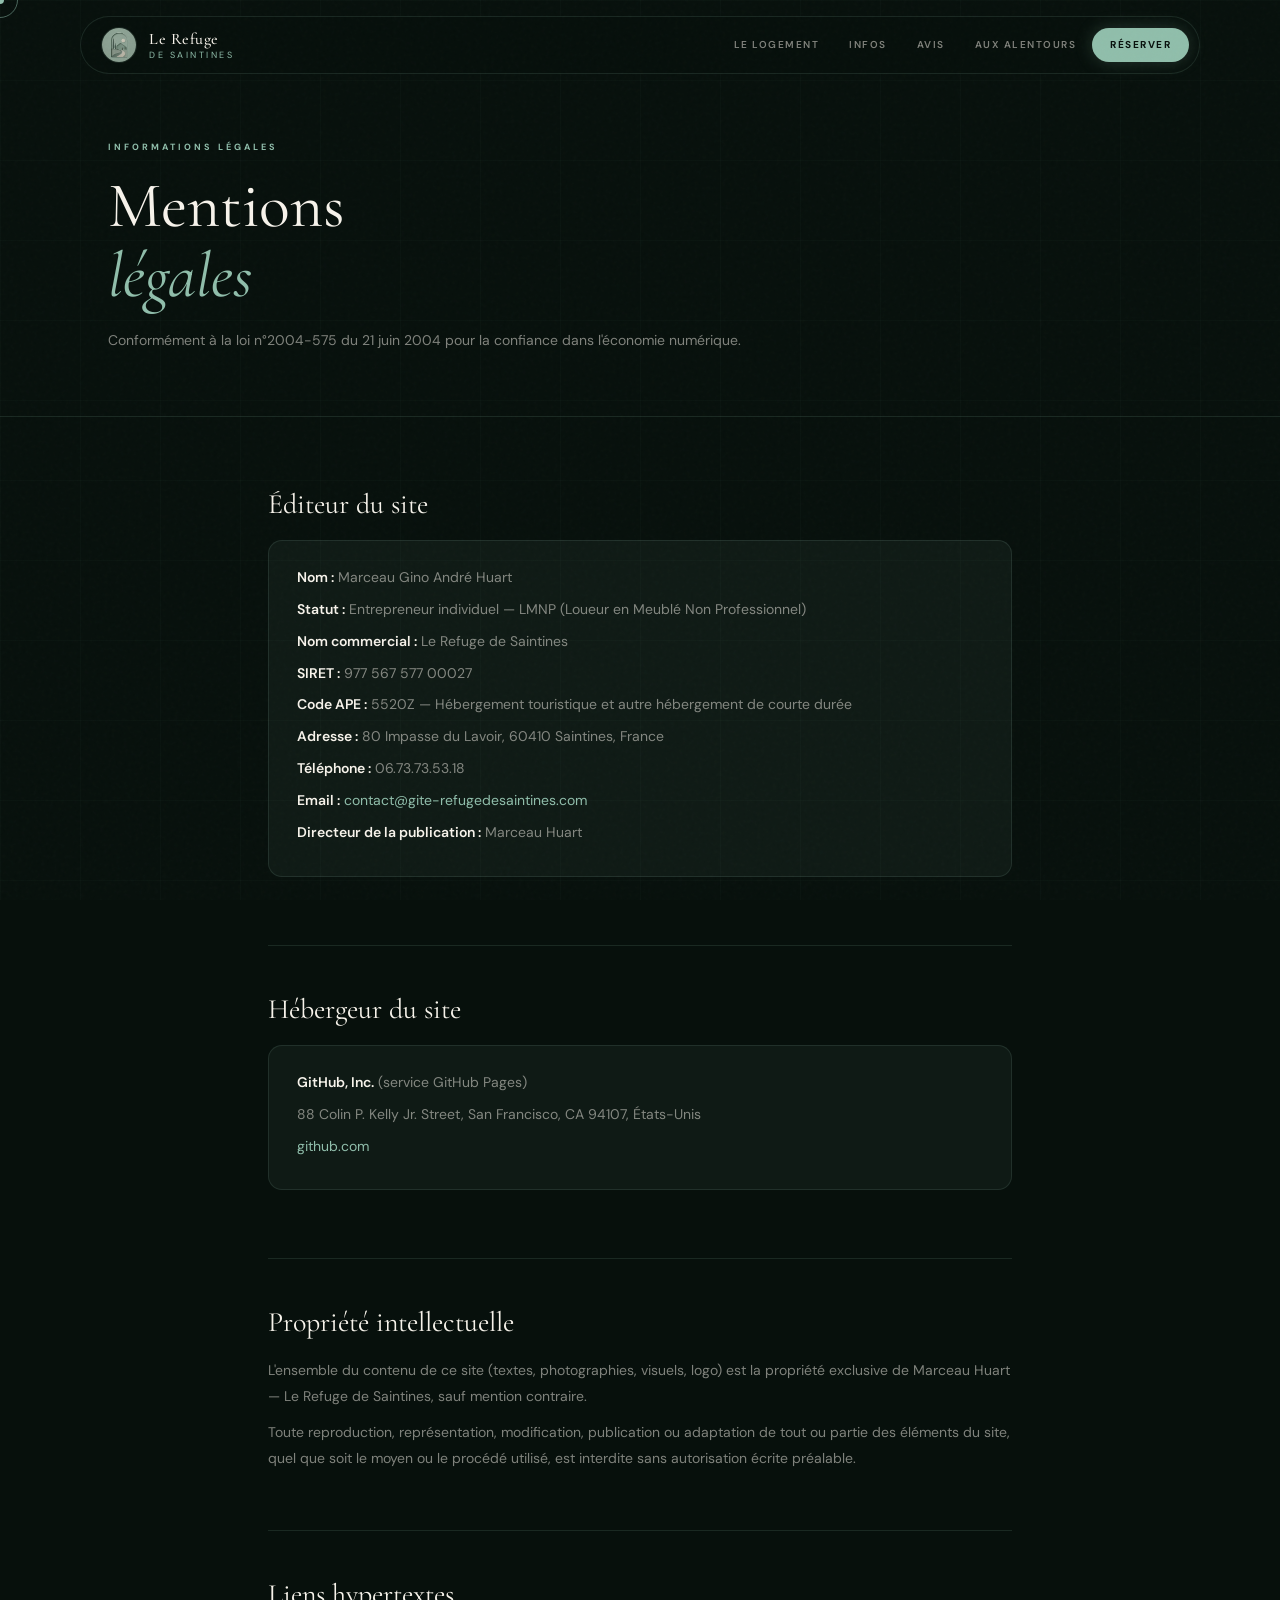
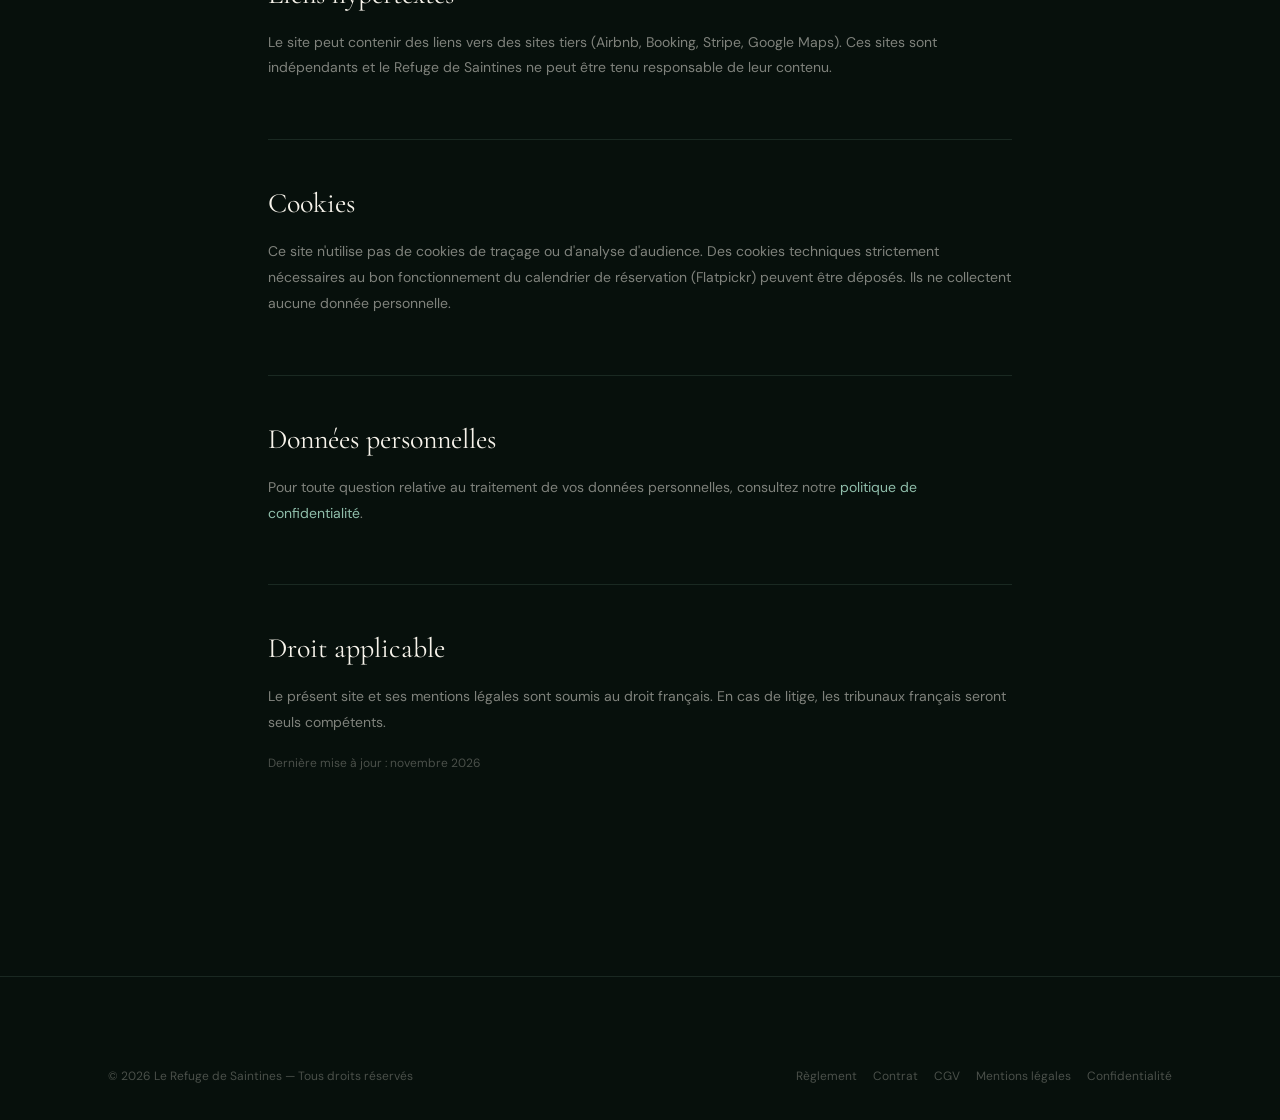
<file: mentions-legales.html>
<!doctype html>
<html lang="fr">
<head>
  <meta charset="utf-8" />
  <meta name="viewport" content="width=device-width, initial-scale=1.0" />
  <title>Mentions légales — Le Refuge de Saintines</title>
  <meta name="description" content="Mentions légales du site Le Refuge de Saintines." />
  <meta name="robots" content="noindex" />
  <link rel="preconnect" href="https://fonts.googleapis.com" />
  <link rel="preconnect" href="https://fonts.gstatic.com" crossorigin />
  <link href="https://fonts.googleapis.com/css2?family=Cormorant+Garamond:ital,wght@0,300;0,400;0,500;1,300;1,400&family=DM+Sans:wght@300;400;500;600&display=swap" rel="stylesheet" />
  <link rel="icon" href="images/logo-lrds.webp" type="image/webp" />
  <link rel="stylesheet" href="assets/css/main.css" />
  <style>
    .legal-hero {
      background: var(--bg);
      border-bottom: 1px solid var(--glass-border);
      padding: 140px 0 64px;
    }
    .legal-label {
      font-size: 9px;
      font-weight: 700;
      letter-spacing: 3px;
      text-transform: uppercase;
      color: var(--sage);
      display: block;
      margin-bottom: 16px;
    }
    .legal-hero h1 {
      font-family: var(--font-display);
      font-size: clamp(36px, 6vw, 64px);
      font-weight: 400;
      color: var(--cream);
      line-height: 1.1;
      margin-bottom: 16px;
    }
    .legal-hero h1 em { font-style: italic; color: var(--sage); }
    .legal-hero p {
      font-size: 14px;
      color: var(--cream-dim);
      line-height: 1.75;
    }
    .legal-body {
      padding: 72px 0 96px;
    }
    .legal-section {
      margin-bottom: 48px;
      padding-bottom: 48px;
      border-bottom: 1px solid var(--glass-border);
    }
    .legal-section:last-child { border-bottom: none; }
    .legal-section h2 {
      font-family: var(--font-display);
      font-size: 28px;
      font-weight: 400;
      color: var(--cream);
      margin-bottom: 20px;
    }
    .legal-section p, .legal-section li {
      font-size: 14px;
      color: var(--cream-dim);
      line-height: 1.85;
      margin-bottom: 10px;
    }
    .legal-section strong { color: var(--cream); font-weight: 600; }
    .legal-section a { color: var(--sage); text-decoration: none; }
    .legal-section a:hover { text-decoration: underline; }
    .legal-card {
      background: var(--glass);
      border: 1px solid var(--glass-border);
      border-radius: var(--r);
      padding: 24px 28px;
      margin: 20px 0;
    }
    .legal-card p { margin-bottom: 6px; }
  </style>
</head>
<body>
  <div class="cursor" aria-hidden="true"></div>
  <div class="cursor-ring" aria-hidden="true"></div>
  
  <header class="site-header" role="banner">
    <div class="header-inner">
      <a href="index.html" class="brand">
        <img src="images/logo-lrds.webp" alt="Logo Le Refuge de Saintines" class="brand-logo" loading="lazy" />
        <div class="brand-text">
          <span class="brand-name">Le Refuge</span>
          <small class="brand-sub">de Saintines</small>
        </div>
      </a>
      <nav class="nav" aria-label="Navigation principale">
        <a href="index.html#logement">Le logement</a>
        <a href="index.html#infos">Infos</a>
        <a href="index.html#avis">Avis</a>
        <a href="index.html#reco">Aux alentours</a>
        <a href="index.html#contact" class="nav-cta">Réserver</a>
      </nav>
    </div>
  </header>

  <div class="legal-hero">
    <div class="container">
      <span class="legal-label">Informations légales</span>
      <h1>Mentions<br><em>légales</em></h1>
      <p>Conformément à la loi n°2004-575 du 21 juin 2004 pour la confiance dans l'économie numérique.</p>
    </div>
  </div>

  <main class="legal-body">
    <div class="container" style="max-width: 800px;">

      <div class="legal-section">
        <h2>Éditeur du site</h2>
        <div class="legal-card">
          <p><strong>Nom :</strong> Marceau Gino André Huart</p>
          <p><strong>Statut :</strong> Entrepreneur individuel — LMNP (Loueur en Meublé Non Professionnel)</p>
          <p><strong>Nom commercial :</strong> Le Refuge de Saintines</p>
          <p><strong>SIRET :</strong> 977 567 577 00027</p>
          <p><strong>Code APE :</strong> 5520Z — Hébergement touristique et autre hébergement de courte durée</p>
          <p><strong>Adresse :</strong> 80 Impasse du Lavoir, 60410 Saintines, France</p>
          <p><strong>Téléphone :</strong> 06.73.73.53.18</p>
          <p><strong>Email :</strong> <a href="mailto:contact@gite-refugedesaintines.com">contact@gite-refugedesaintines.com</a></p>
          <p><strong>Directeur de la publication :</strong> Marceau Huart</p>
        </div>
      </div>

      <div class="legal-section">
        <h2>Hébergeur du site</h2>
        <div class="legal-card">
          <p><strong>GitHub, Inc.</strong> (service GitHub Pages)</p>
          <p>88 Colin P. Kelly Jr. Street, San Francisco, CA 94107, États-Unis</p>
          <p><a href="https://github.com" target="_blank" rel="noopener">github.com</a></p>
        </div>
      </div>

      <div class="legal-section">
        <h2>Propriété intellectuelle</h2>
        <p>L'ensemble du contenu de ce site (textes, photographies, visuels, logo) est la propriété exclusive de Marceau Huart — Le Refuge de Saintines, sauf mention contraire.</p>
        <p>Toute reproduction, représentation, modification, publication ou adaptation de tout ou partie des éléments du site, quel que soit le moyen ou le procédé utilisé, est interdite sans autorisation écrite préalable.</p>
      </div>

      <div class="legal-section">
        <h2>Liens hypertextes</h2>
        <p>Le site peut contenir des liens vers des sites tiers (Airbnb, Booking, Stripe, Google Maps). Ces sites sont indépendants et le Refuge de Saintines ne peut être tenu responsable de leur contenu.</p>
      </div>

      <div class="legal-section">
        <h2>Cookies</h2>
        <p>Ce site n'utilise pas de cookies de traçage ou d'analyse d'audience. Des cookies techniques strictement nécessaires au bon fonctionnement du calendrier de réservation (Flatpickr) peuvent être déposés. Ils ne collectent aucune donnée personnelle.</p>
      </div>

      <div class="legal-section">
        <h2>Données personnelles</h2>
        <p>Pour toute question relative au traitement de vos données personnelles, consultez notre <a href="politique-confidentialite.html">politique de confidentialité</a>.</p>
      </div>

      <div class="legal-section">
        <h2>Droit applicable</h2>
        <p>Le présent site et ses mentions légales sont soumis au droit français. En cas de litige, les tribunaux français seront seuls compétents.</p>
        <p style="margin-top: 16px; font-size: 12px; color: var(--cream-faint);">Dernière mise à jour : novembre 2026</p>
      </div>

    </div>
  </main>

  <footer class="site-footer" role="contentinfo">
    <div class="container">
      <div class="footer-bottom">
        <p>© 2026 Le Refuge de Saintines — Tous droits réservés</p>
        <p><a href="rules.html" style="color:var(--cream-faint);margin-right:16px;">Règlement</a><a href="contrat.html" style="color:var(--cream-faint);margin-right:16px;">Contrat</a><a href="cgv.html" style="color:var(--cream-faint);margin-right:16px;">CGV</a><a href="mentions-legales.html" style="color:var(--cream-faint);margin-right:16px;">Mentions légales</a><a href="politique-confidentialite.html" style="color:var(--cream-faint);">Confidentialité</a></p>
      </div>
    </div>
  </footer>

  <script src="assets/js/main.js" type="module"></script>
</body>
</html>
</file>
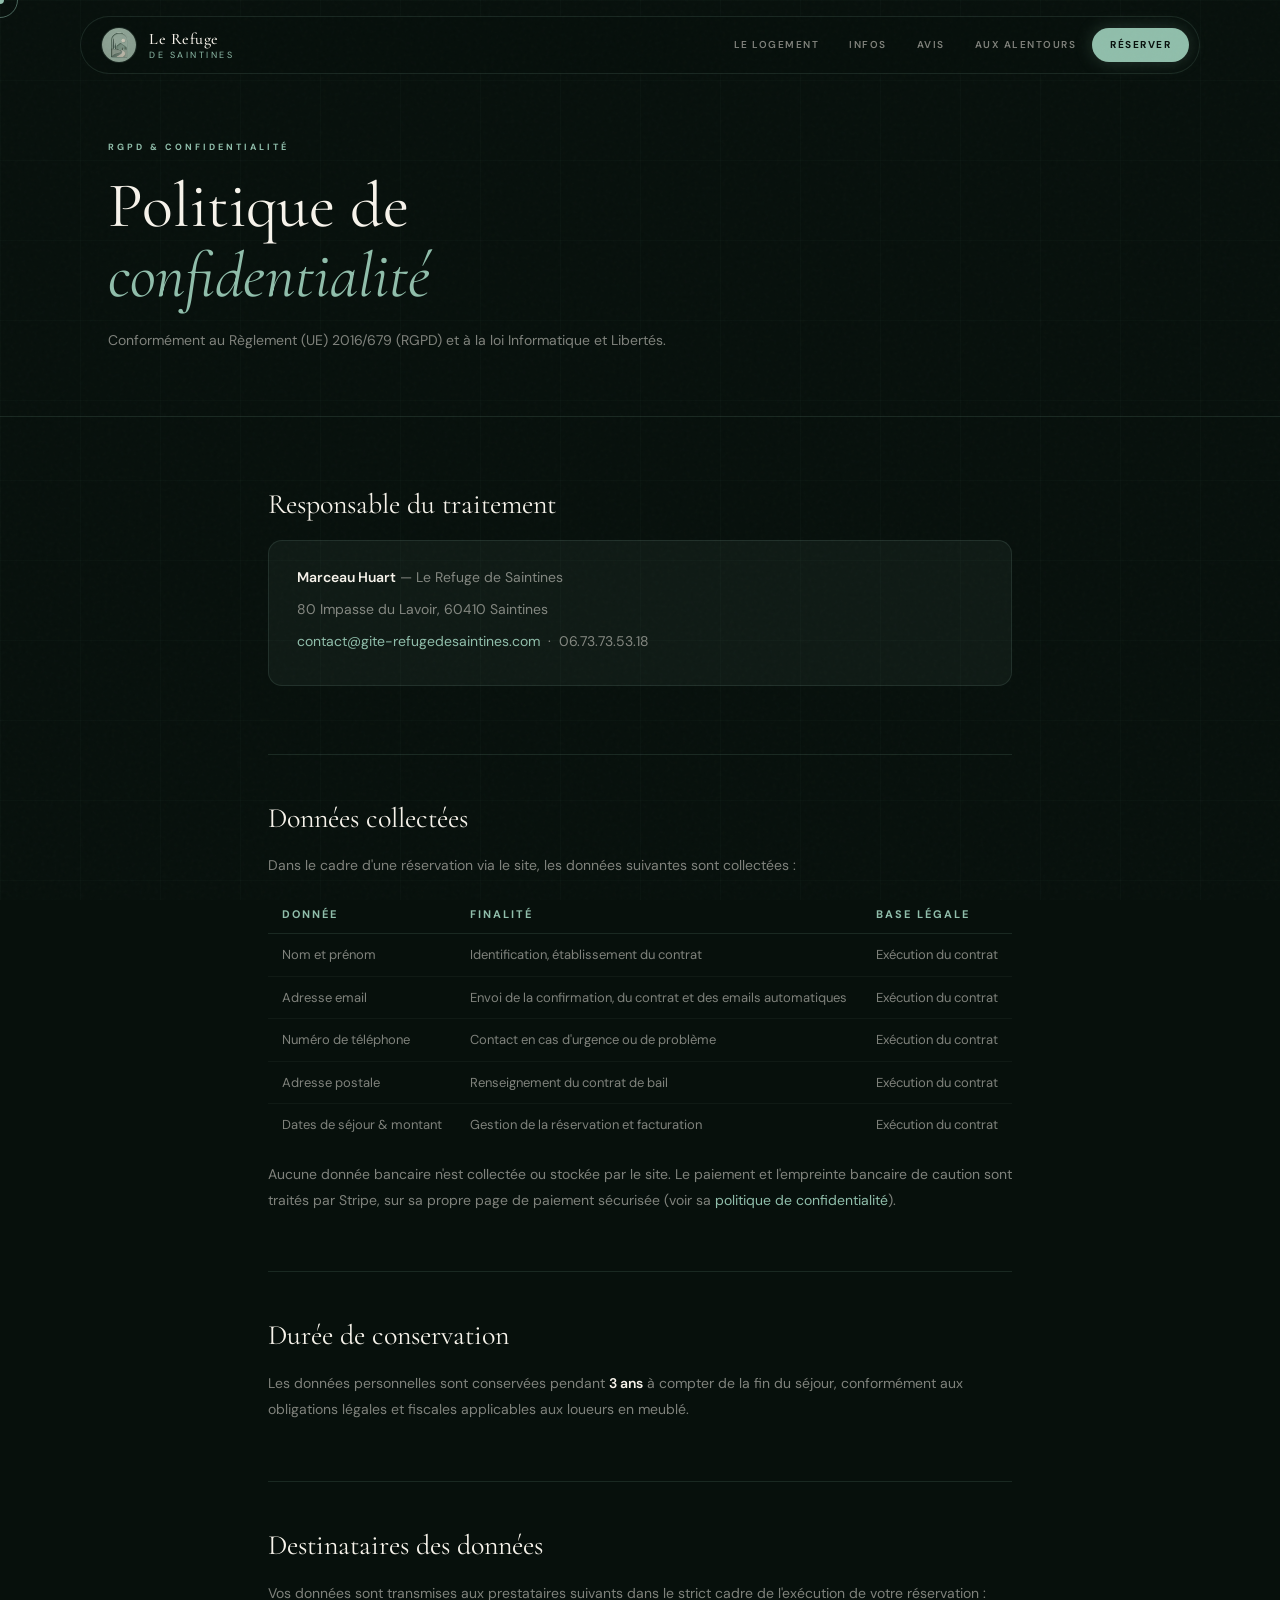
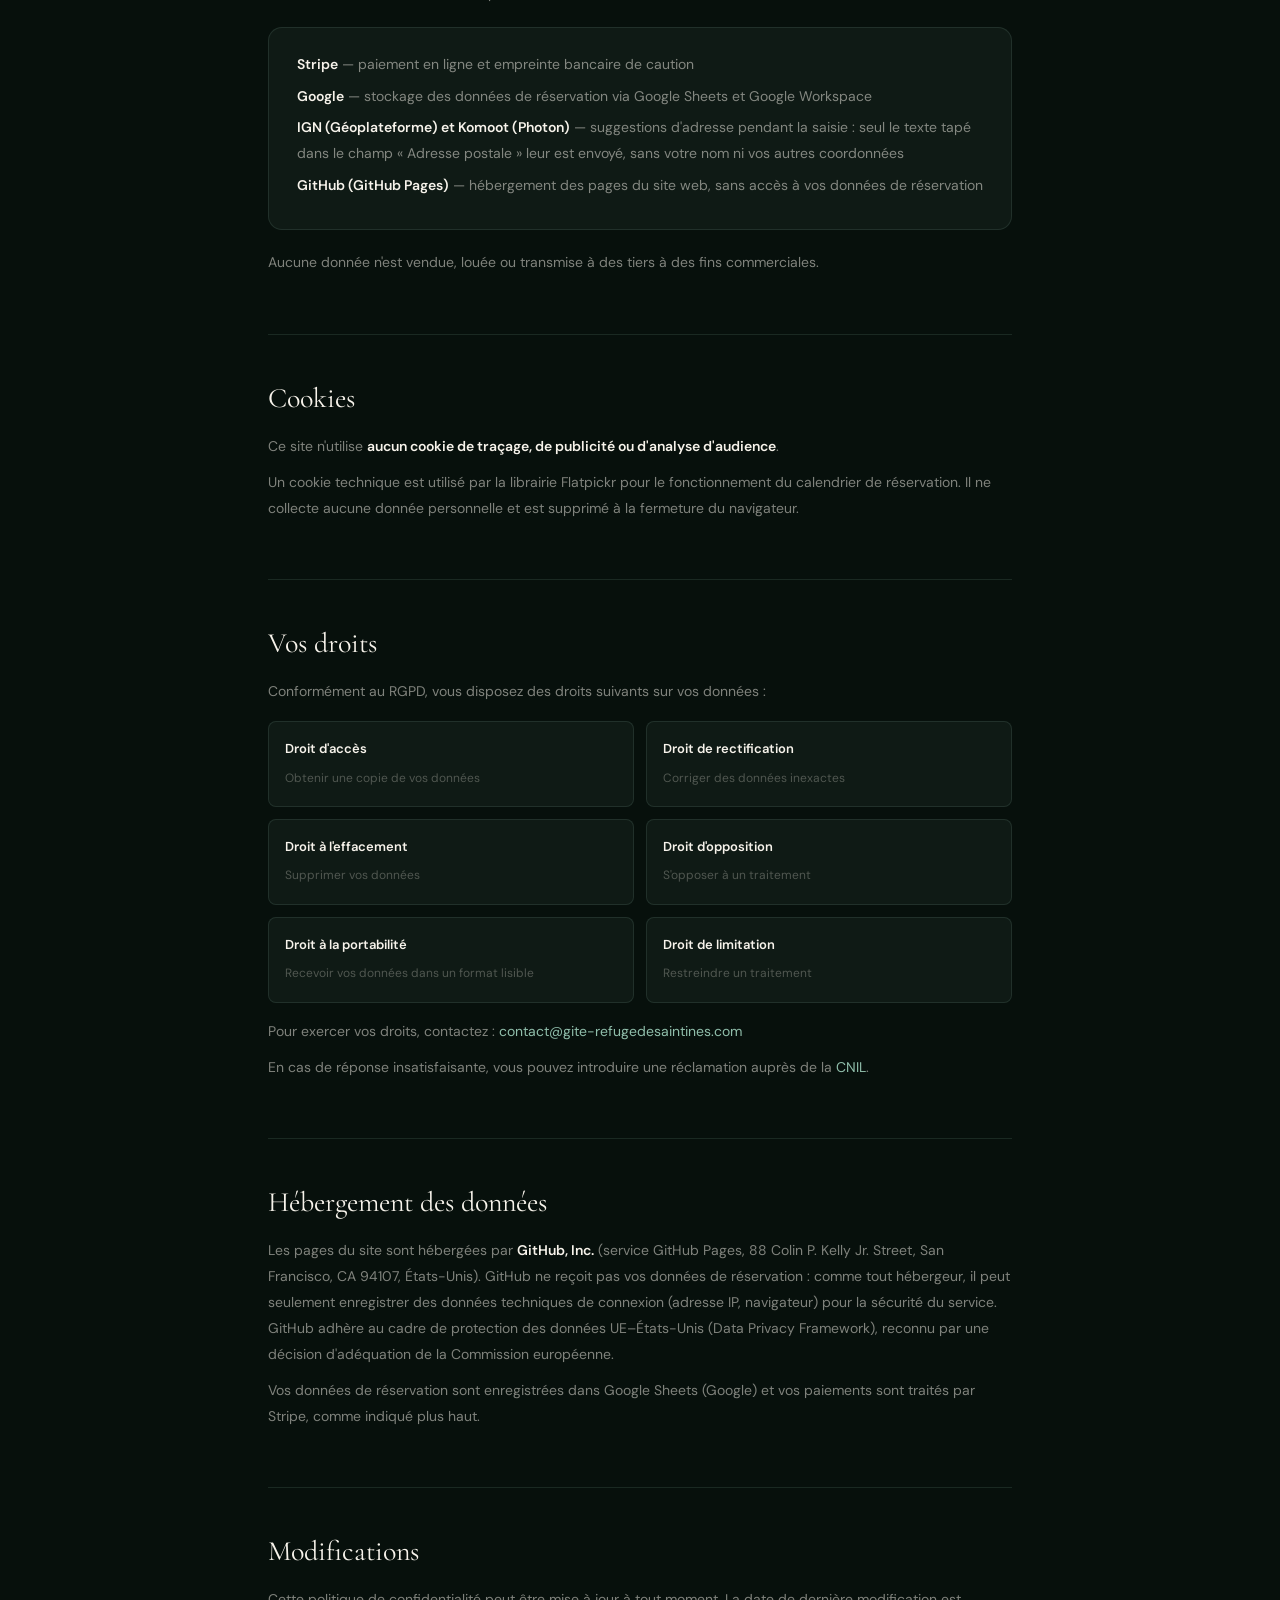
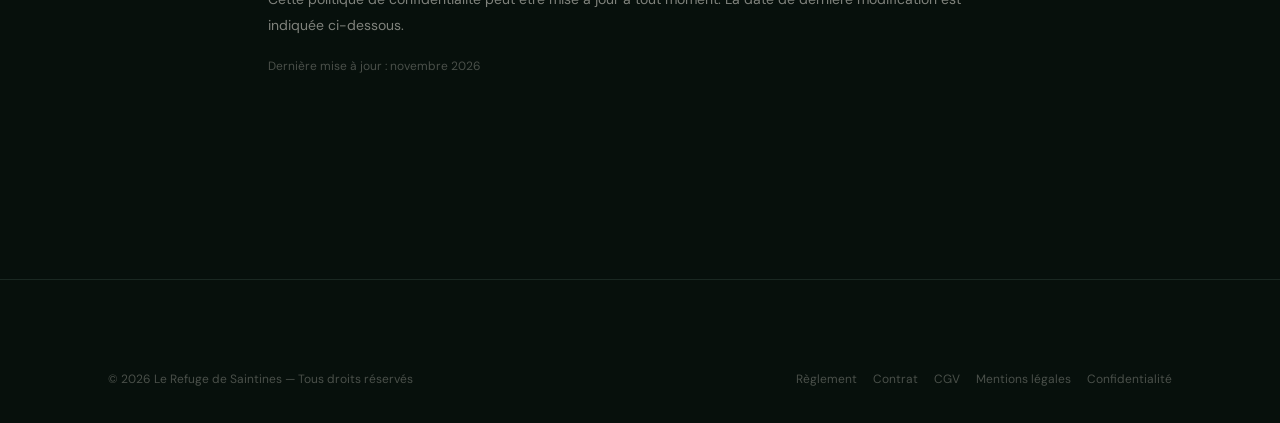
<file: politique-confidentialite.html>
<!doctype html>
<html lang="fr">
<head>
  <meta charset="utf-8" />
  <meta name="viewport" content="width=device-width, initial-scale=1.0" />
  <title>Politique de confidentialité — Le Refuge de Saintines</title>
  <meta name="description" content="Politique de confidentialité et traitement des données personnelles — Le Refuge de Saintines." />
  <meta name="robots" content="noindex" />
  <link rel="preconnect" href="https://fonts.googleapis.com" />
  <link rel="preconnect" href="https://fonts.gstatic.com" crossorigin />
  <link href="https://fonts.googleapis.com/css2?family=Cormorant+Garamond:ital,wght@0,300;0,400;0,500;1,300;1,400&family=DM+Sans:wght@300;400;500;600&display=swap" rel="stylesheet" />
  <link rel="icon" href="images/logo-lrds.webp" type="image/webp" />
  <link rel="stylesheet" href="assets/css/main.css" />
  <style>
    .legal-hero { background:var(--bg); border-bottom:1px solid var(--glass-border); padding:140px 0 64px; }
    .legal-label { font-size:9px; font-weight:700; letter-spacing:3px; text-transform:uppercase; color:var(--sage); display:block; margin-bottom:16px; }
    .legal-hero h1 { font-family:var(--font-display); font-size:clamp(36px,6vw,64px); font-weight:400; color:var(--cream); line-height:1.1; margin-bottom:16px; }
    .legal-hero h1 em { font-style:italic; color:var(--sage); }
    .legal-hero p { font-size:14px; color:var(--cream-dim); line-height:1.75; }
    .legal-body { padding:72px 0 96px; }
    .legal-section { margin-bottom:48px; padding-bottom:48px; border-bottom:1px solid var(--glass-border); }
    .legal-section:last-child { border-bottom:none; }
    .legal-section h2 { font-family:var(--font-display); font-size:28px; font-weight:400; color:var(--cream); margin-bottom:20px; }
    .legal-section p, .legal-section li { font-size:14px; color:var(--cream-dim); line-height:1.85; margin-bottom:10px; }
    .legal-section strong { color:var(--cream); font-weight:600; }
    .legal-section a { color:var(--sage); text-decoration:none; }
    .legal-section a:hover { text-decoration:underline; }
    .legal-card { background:var(--glass); border:1px solid var(--glass-border); border-radius:var(--r); padding:24px 28px; margin:20px 0; }
    .legal-card p { margin-bottom:6px; }
    .legal-table { width:100%; border-collapse:collapse; margin:16px 0; }
    .legal-table th { text-align:left; font-size:11px; font-weight:700; letter-spacing:2px; text-transform:uppercase; color:var(--sage); padding:10px 14px; border-bottom:1px solid var(--glass-border); }
    .legal-table td { font-size:13px; color:var(--cream-dim); padding:10px 14px; border-bottom:1px solid rgba(144,190,171,.06); vertical-align:top; }
    .legal-table tr:last-child td { border-bottom:none; }
    .rights-grid { display:grid; grid-template-columns:1fr 1fr; gap:12px; margin:16px 0; }
    .rights-item { background:var(--glass); border:1px solid var(--glass-border); border-radius:var(--rs); padding:16px; }
    .rights-item strong { display:block; color:var(--cream); margin-bottom:4px; font-size:13px; }
    .rights-item span { font-size:12px; color:var(--cream-faint); }
    @media(max-width:600px){ .rights-grid{grid-template-columns:1fr;} }
  </style>
</head>
<body>
  <div class="cursor" aria-hidden="true"></div>
  <div class="cursor-ring" aria-hidden="true"></div>

  <header class="site-header" role="banner">
    <div class="header-inner">
      <a href="index.html" class="brand">
        <img src="images/logo-lrds.webp" alt="Logo Le Refuge de Saintines" class="brand-logo" loading="lazy" />
        <div class="brand-text">
          <span class="brand-name">Le Refuge</span>
          <small class="brand-sub">de Saintines</small>
        </div>
      </a>
      <nav class="nav" aria-label="Navigation principale">
        <a href="index.html#logement">Le logement</a>
        <a href="index.html#infos">Infos</a>
        <a href="index.html#avis">Avis</a>
        <a href="index.html#reco">Aux alentours</a>
        <a href="index.html#contact" class="nav-cta">Réserver</a>
      </nav>
    </div>
  </header>

  <div class="legal-hero">
    <div class="container">
      <span class="legal-label">RGPD & Confidentialité</span>
      <h1>Politique de<br><em>confidentialité</em></h1>
      <p>Conformément au Règlement (UE) 2016/679 (RGPD) et à la loi Informatique et Libertés.</p>
    </div>
  </div>

  <main class="legal-body">
    <div class="container" style="max-width:800px;">

      <div class="legal-section">
        <h2>Responsable du traitement</h2>
        <div class="legal-card">
          <p><strong>Marceau Huart</strong> — Le Refuge de Saintines</p>
          <p>80 Impasse du Lavoir, 60410 Saintines</p>
          <p><a href="mailto:contact@gite-refugedesaintines.com">contact@gite-refugedesaintines.com</a> &nbsp;·&nbsp; 06.73.73.53.18</p>
        </div>
      </div>

      <div class="legal-section">
        <h2>Données collectées</h2>
        <p>Dans le cadre d'une réservation via le site, les données suivantes sont collectées :</p>
        <table class="legal-table">
          <thead>
            <tr><th>Donnée</th><th>Finalité</th><th>Base légale</th></tr>
          </thead>
          <tbody>
            <tr><td>Nom et prénom</td><td>Identification, établissement du contrat</td><td>Exécution du contrat</td></tr>
            <tr><td>Adresse email</td><td>Envoi de la confirmation, du contrat et des emails automatiques</td><td>Exécution du contrat</td></tr>
            <tr><td>Numéro de téléphone</td><td>Contact en cas d'urgence ou de problème</td><td>Exécution du contrat</td></tr>
            <tr><td>Adresse postale</td><td>Renseignement du contrat de bail</td><td>Exécution du contrat</td></tr>
            <tr><td>Dates de séjour & montant</td><td>Gestion de la réservation et facturation</td><td>Exécution du contrat</td></tr>
          </tbody>
        </table>
        <p>Aucune donnée bancaire n'est collectée ou stockée par le site. Le paiement et l'empreinte bancaire de caution sont traités par Stripe, sur sa propre page de paiement sécurisée (voir sa <a href="https://stripe.com/fr/privacy" target="_blank" rel="noopener">politique de confidentialité</a>).</p>
      </div>

      <div class="legal-section">
        <h2>Durée de conservation</h2>
        <p>Les données personnelles sont conservées pendant <strong>3 ans</strong> à compter de la fin du séjour, conformément aux obligations légales et fiscales applicables aux loueurs en meublé.</p>
      </div>

      <div class="legal-section">
        <h2>Destinataires des données</h2>
        <p>Vos données sont transmises aux prestataires suivants dans le strict cadre de l'exécution de votre réservation :</p>
        <div class="legal-card">
          <p><strong>Stripe</strong> — paiement en ligne et empreinte bancaire de caution</p>
          <p><strong>Google</strong> — stockage des données de réservation via Google Sheets et Google Workspace</p>
          <p><strong>IGN (Géoplateforme) et Komoot (Photon)</strong> — suggestions d'adresse pendant la saisie : seul le texte tapé dans le champ « Adresse postale » leur est envoyé, sans votre nom ni vos autres coordonnées</p>
          <p><strong>GitHub (GitHub Pages)</strong> — hébergement des pages du site web, sans accès à vos données de réservation</p>
        </div>
        <p>Aucune donnée n'est vendue, louée ou transmise à des tiers à des fins commerciales.</p>
      </div>

      <div class="legal-section">
        <h2>Cookies</h2>
        <p>Ce site n'utilise <strong>aucun cookie de traçage, de publicité ou d'analyse d'audience</strong>.</p>
        <p>Un cookie technique est utilisé par la librairie Flatpickr pour le fonctionnement du calendrier de réservation. Il ne collecte aucune donnée personnelle et est supprimé à la fermeture du navigateur.</p>
      </div>

      <div class="legal-section">
        <h2>Vos droits</h2>
        <p>Conformément au RGPD, vous disposez des droits suivants sur vos données :</p>
        <div class="rights-grid">
          <div class="rights-item"><strong>Droit d'accès</strong><span>Obtenir une copie de vos données</span></div>
          <div class="rights-item"><strong>Droit de rectification</strong><span>Corriger des données inexactes</span></div>
          <div class="rights-item"><strong>Droit à l'effacement</strong><span>Supprimer vos données</span></div>
          <div class="rights-item"><strong>Droit d'opposition</strong><span>S'opposer à un traitement</span></div>
          <div class="rights-item"><strong>Droit à la portabilité</strong><span>Recevoir vos données dans un format lisible</span></div>
          <div class="rights-item"><strong>Droit de limitation</strong><span>Restreindre un traitement</span></div>
        </div>
        <p>Pour exercer vos droits, contactez : <a href="mailto:contact@gite-refugedesaintines.com">contact@gite-refugedesaintines.com</a></p>
        <p>En cas de réponse insatisfaisante, vous pouvez introduire une réclamation auprès de la <a href="https://www.cnil.fr" target="_blank" rel="noopener">CNIL</a>.</p>
      </div>

      <div class="legal-section">
        <h2>Hébergement des données</h2>
        <p>Les pages du site sont hébergées par <strong>GitHub, Inc.</strong> (service GitHub Pages, 88 Colin P. Kelly Jr. Street, San Francisco, CA 94107, États-Unis). GitHub ne reçoit pas vos données de réservation : comme tout hébergeur, il peut seulement enregistrer des données techniques de connexion (adresse IP, navigateur) pour la sécurité du service. GitHub adhère au cadre de protection des données UE–États-Unis (Data Privacy Framework), reconnu par une décision d'adéquation de la Commission européenne.</p><p>Vos données de réservation sont enregistrées dans Google Sheets (Google) et vos paiements sont traités par Stripe, comme indiqué plus haut.</p>
      </div>

      <div class="legal-section">
        <h2>Modifications</h2>
        <p>Cette politique de confidentialité peut être mise à jour à tout moment. La date de dernière modification est indiquée ci-dessous.</p>
        <p style="margin-top:16px;font-size:12px;color:var(--cream-faint);">Dernière mise à jour : novembre 2026</p>
      </div>

    </div>
  </main>

  <footer class="site-footer" role="contentinfo">
    <div class="container">
      <div class="footer-bottom">
        <p>© 2026 Le Refuge de Saintines — Tous droits réservés</p>
        <p><a href="rules.html" style="color:var(--cream-faint);margin-right:16px;">Règlement</a><a href="contrat.html" style="color:var(--cream-faint);margin-right:16px;">Contrat</a><a href="cgv.html" style="color:var(--cream-faint);margin-right:16px;">CGV</a><a href="mentions-legales.html" style="color:var(--cream-faint);margin-right:16px;">Mentions légales</a><a href="politique-confidentialite.html" style="color:var(--cream-faint);">Confidentialité</a></p>
      </div>
    </div>
  </footer>

  <script src="assets/js/main.js" type="module"></script>
</body>
</html>
</file>
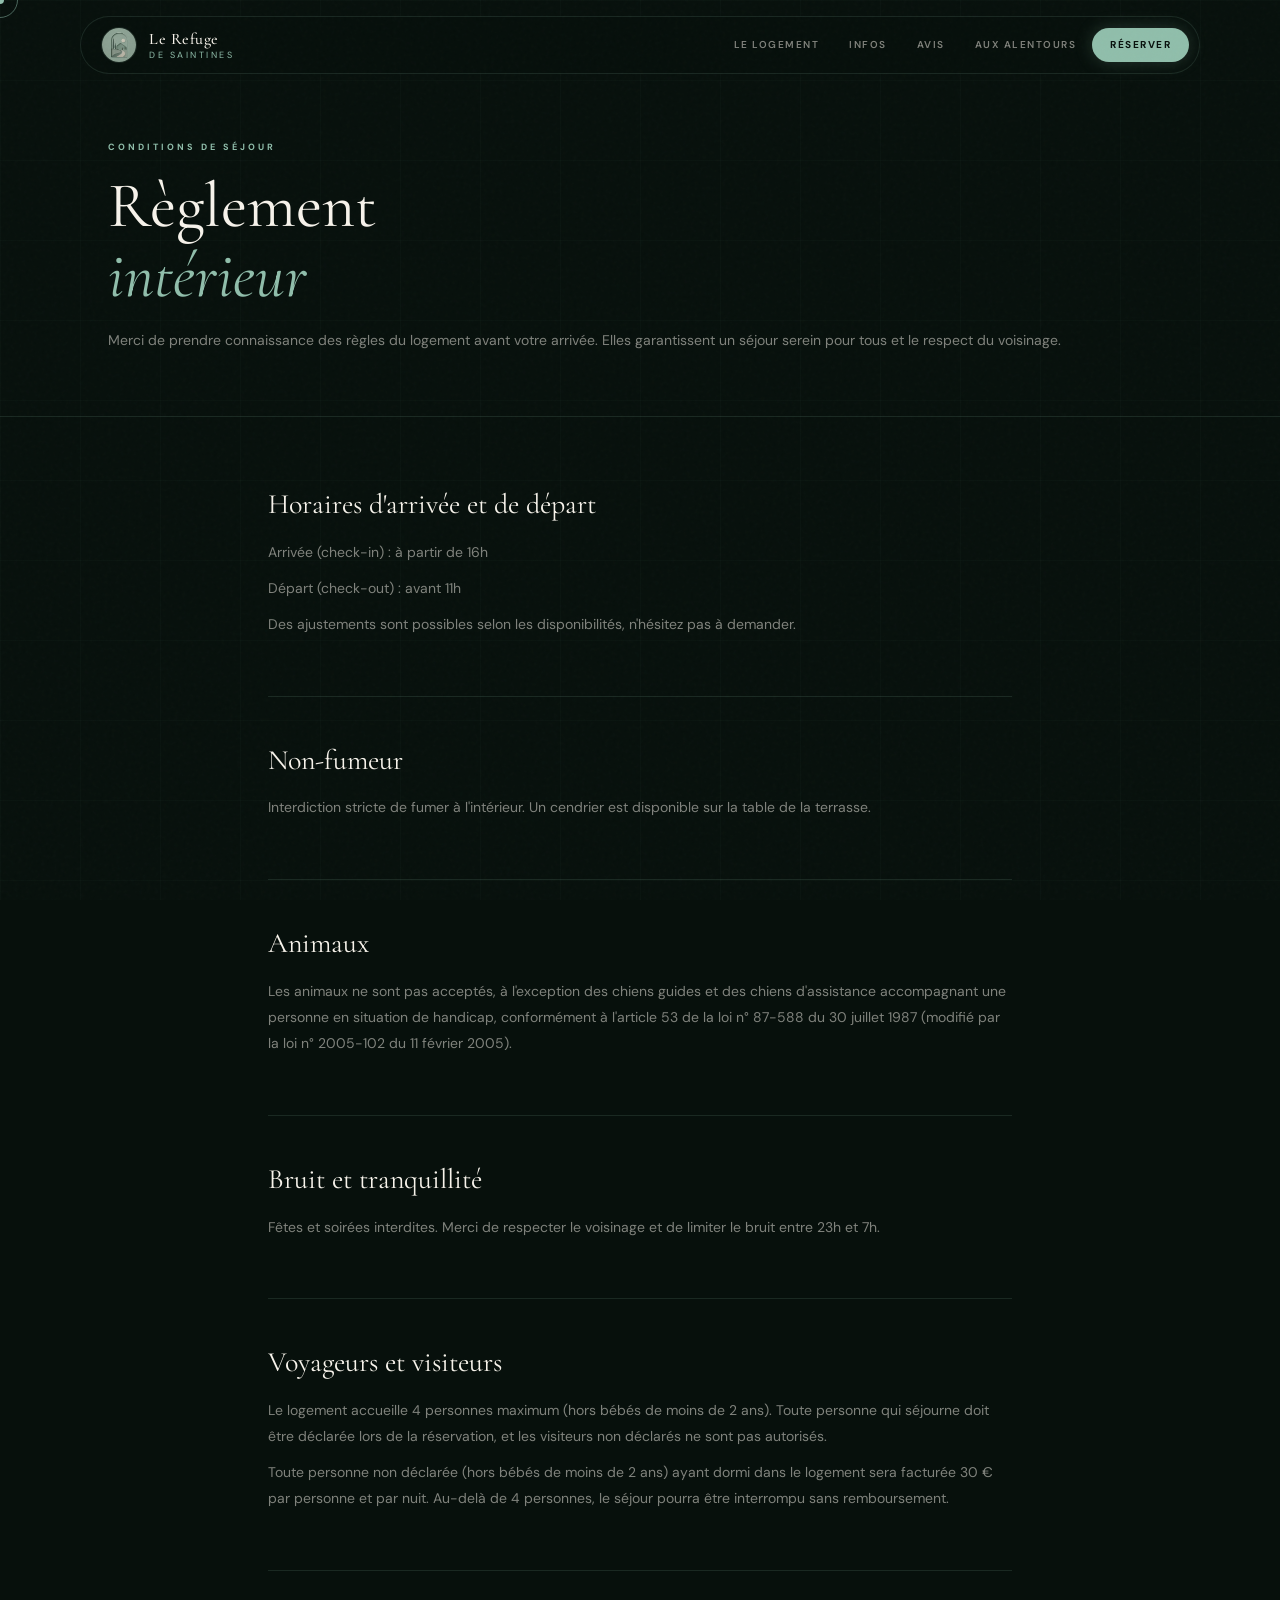
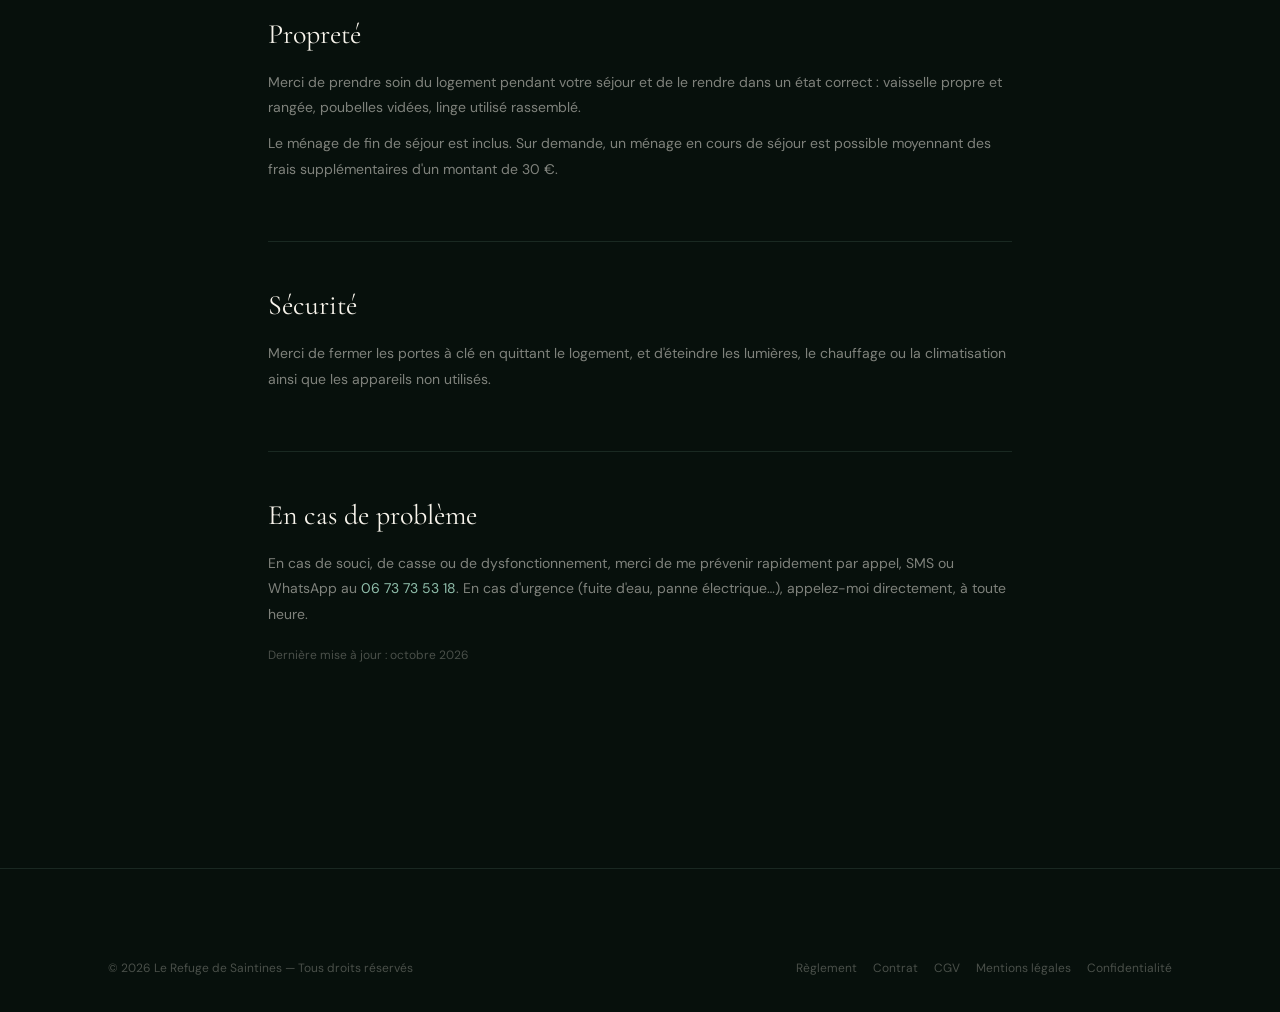
<file: rules.html>
<!doctype html>
<html lang="fr">
<head>
  <meta charset="utf-8" />
  <meta name="viewport" content="width=device-width, initial-scale=1.0" />
  <title>Règlement intérieur — Le Refuge de Saintines</title>
  <meta name="description" content="Règlement intérieur du logement — Le Refuge de Saintines." />
  <meta name="robots" content="noindex" />
  <link rel="preconnect" href="https://fonts.googleapis.com" />
  <link rel="preconnect" href="https://fonts.gstatic.com" crossorigin />
  <link href="https://fonts.googleapis.com/css2?family=Cormorant+Garamond:ital,wght@0,300;0,400;0,500;1,300;1,400&family=DM+Sans:wght@300;400;500;600&display=swap" rel="stylesheet" />
  <link rel="icon" href="images/logo-lrds.webp" type="image/webp" />
  <link rel="stylesheet" href="assets/css/main.css" />
  <style>
    .legal-hero {
      background: var(--bg);
      border-bottom: 1px solid var(--glass-border);
      padding: 140px 0 64px;
    }
    .legal-label {
      font-size: 9px;
      font-weight: 700;
      letter-spacing: 3px;
      text-transform: uppercase;
      color: var(--sage);
      display: block;
      margin-bottom: 16px;
    }
    .legal-hero h1 {
      font-family: var(--font-display);
      font-size: clamp(36px, 6vw, 64px);
      font-weight: 400;
      color: var(--cream);
      line-height: 1.1;
      margin-bottom: 16px;
    }
    .legal-hero h1 em { font-style: italic; color: var(--sage); }
    .legal-hero p {
      font-size: 14px;
      color: var(--cream-dim);
      line-height: 1.75;
    }
    .legal-body {
      padding: 72px 0 96px;
    }
    .legal-section {
      margin-bottom: 48px;
      padding-bottom: 48px;
      border-bottom: 1px solid var(--glass-border);
    }
    .legal-section:last-child { border-bottom: none; }
    .legal-section h2 {
      font-family: var(--font-display);
      font-size: 28px;
      font-weight: 400;
      color: var(--cream);
      margin-bottom: 20px;
    }
    .legal-section p, .legal-section li {
      font-size: 14px;
      color: var(--cream-dim);
      line-height: 1.85;
      margin-bottom: 10px;
    }
    .legal-section strong { color: var(--cream); font-weight: 600; }
    .legal-section a { color: var(--sage); text-decoration: none; }
    .legal-section a:hover { text-decoration: underline; }
    .legal-card {
      background: var(--glass);
      border: 1px solid var(--glass-border);
      border-radius: var(--r);
      padding: 24px 28px;
      margin: 20px 0;
    }
    .legal-card p { margin-bottom: 6px; }
  </style>
</head>
<body>
  <div class="cursor" aria-hidden="true"></div>
  <div class="cursor-ring" aria-hidden="true"></div>

  <header class="site-header" role="banner">
    <div class="header-inner">
      <a href="index.html" class="brand">
        <img src="images/logo-lrds.webp" alt="Logo Le Refuge de Saintines" class="brand-logo" loading="lazy" />
        <div class="brand-text">
          <span class="brand-name">Le Refuge</span>
          <small class="brand-sub">de Saintines</small>
        </div>
      </a>
      <nav class="nav" aria-label="Navigation principale">
        <a href="index.html#logement">Le logement</a>
        <a href="index.html#infos">Infos</a>
        <a href="index.html#avis">Avis</a>
        <a href="index.html#reco">Aux alentours</a>
        <a href="index.html#contact" class="nav-cta">Réserver</a>
      </nav>
    </div>
  </header>

  <div class="legal-hero">
    <div class="container">
      <span class="legal-label">Conditions de séjour</span>
      <h1>Règlement<br><em>intérieur</em></h1>
      <p>Merci de prendre connaissance des règles du logement avant votre arrivée. Elles garantissent un séjour serein pour tous et le respect du voisinage.</p>
    </div>
  </div>

  <main class="legal-body">
    <div class="container" style="max-width: 800px;">

      <div class="legal-section">
        <h2>Horaires d'arrivée et de départ</h2>
        <p>Arrivée (check-in) : à partir de 16h</p>
        <p>Départ (check-out) : avant 11h</p>
        <p>Des ajustements sont possibles selon les disponibilités, n'hésitez pas à demander.</p>
      </div>

      <div class="legal-section">
        <h2>Non-fumeur</h2>
        <p>Interdiction stricte de fumer à l'intérieur. Un cendrier est disponible sur la table de la terrasse.</p>
      </div>

      <div class="legal-section">
        <h2>Animaux</h2>
        <p>Les animaux ne sont pas acceptés, à l'exception des chiens guides et des chiens d'assistance accompagnant une personne en situation de handicap, conformément à l'article 53 de la loi n° 87-588 du 30 juillet 1987 (modifié par la loi n° 2005-102 du 11 février 2005).</p>
      </div>

      <div class="legal-section">
        <h2>Bruit et tranquillité</h2>
        <p>Fêtes et soirées interdites. Merci de respecter le voisinage et de limiter le bruit entre 23h et 7h.</p>
      </div>

      <div class="legal-section">
        <h2>Voyageurs et visiteurs</h2>
        <p>Le logement accueille 4 personnes maximum (hors bébés de moins de 2 ans). Toute personne qui séjourne doit être déclarée lors de la réservation, et les visiteurs non déclarés ne sont pas autorisés.</p>
        <p>Toute personne non déclarée (hors bébés de moins de 2 ans) ayant dormi dans le logement sera facturée 30 € par personne et par nuit. Au-delà de 4 personnes, le séjour pourra être interrompu sans remboursement.</p>
      </div>

      <div class="legal-section">
        <h2>Propreté</h2>
        <p>Merci de prendre soin du logement pendant votre séjour et de le rendre dans un état correct : vaisselle propre et rangée, poubelles vidées, linge utilisé rassemblé.</p>
        <p>Le ménage de fin de séjour est inclus. Sur demande, un ménage en cours de séjour est possible moyennant des frais supplémentaires d'un montant de 30 €.</p>
      </div>

      <div class="legal-section">
        <h2>Sécurité</h2>
        <p>Merci de fermer les portes à clé en quittant le logement, et d'éteindre les lumières, le chauffage ou la climatisation ainsi que les appareils non utilisés.</p>
      </div>

      <div class="legal-section">
        <h2>En cas de problème</h2>
        <p>En cas de souci, de casse ou de dysfonctionnement, merci de me prévenir rapidement par appel, SMS ou WhatsApp au <a href="tel:+33673735318">06 73 73 53 18</a>. En cas d'urgence (fuite d'eau, panne électrique…), appelez-moi directement, à toute heure.</p>
        <p style="margin-top: 16px; font-size: 12px; color: var(--cream-faint);">Dernière mise à jour : octobre 2026</p>
      </div>

    </div>
  </main>

  <footer class="site-footer" role="contentinfo">
    <div class="container">
      <div class="footer-bottom">
        <p>© 2026 Le Refuge de Saintines — Tous droits réservés</p>
        <p><a href="rules.html" style="color:var(--cream-faint);margin-right:16px;">Règlement</a><a href="contrat.html" style="color:var(--cream-faint);margin-right:16px;">Contrat</a><a href="cgv.html" style="color:var(--cream-faint);margin-right:16px;">CGV</a><a href="mentions-legales.html" style="color:var(--cream-faint);margin-right:16px;">Mentions légales</a><a href="politique-confidentialite.html" style="color:var(--cream-faint);">Confidentialité</a></p>
      </div>
    </div>
  </footer>

  <script src="assets/js/main.js" type="module"></script>
</body>
</html>
</file>
<file: assets/css/main.css>
/* ============================================================
   MAIN.CSS — Point d'entrée CSS
   Le Refuge de Saintines
   ============================================================ */

@import url('./base.css');
@import url('./layout.css');
@import url('./animations.css');
@import url('./components/navigation.css');
@import url('./components/hero.css');
@import url('./components/logement.css');
@import url('./components/gallery.css');
@import url('./components/equipments.css');
@import url('./components/reservation.css');
@import url('./components/resaAttente.css');
@import url('./responsive.css');
</file>
<file: assets/css/pages/ma-reservation.css>
/* ============================================================
   MA-RESERVATION.CSS — Page « Mon séjour » (réservations directes)
   Pensée d'abord pour le téléphone (styles de base = mobile),
   puis enrichie pour tablette (≥ 768 px) et ordinateur (≥ 1024 px).
   Chargée uniquement par ma-reservation.html.
   ============================================================ */

.sejour-page {
  --sj-ease:    cubic-bezier(0.16, 1, 0.3, 1);
  --sj-ease-io: cubic-bezier(0.65, 0, 0.35, 1);
  --sj-spring:  cubic-bezier(0.34, 1.56, 0.64, 1);
  --sj-danger:  #e7a08f;
  --sj-blue:    #8cc4ec;                                   /* séjour en cours */
  --sj-radius:  24px;
  --sj-gap:     12px;
  --sj-pad:     16px;
  --sj-dock-h:  64px;
  --mx: 50%;
  --my: 30%;
  padding-bottom: calc(var(--sj-dock-h) + 28px + env(safe-area-inset-bottom));
}
.sejour-page :focus-visible { outline: 2px solid var(--sage); outline-offset: 3px; }

/* ── Fond animé (aurora) ────────────────────────────────────── */
.sj-aurora {
  position: fixed;
  inset: 0;
  z-index: 0;
  pointer-events: none;
  overflow: hidden;
  filter: blur(60px);
  opacity: 0.5;
}
.sj-blob { position: absolute; border-radius: 50%; will-change: transform; }
.sj-blob--1 {
  width: 120vw; height: 120vw;
  top: -50vw; left: -40vw;
  background: radial-gradient(circle, rgba(16, 128, 110, 0.5), transparent 65%);
  animation: sjFloat1 20s var(--sj-ease-io) infinite alternate;
}
.sj-blob--2 {
  width: 110vw; height: 110vw;
  bottom: -50vw; right: -45vw;
  background: radial-gradient(circle, rgba(144, 190, 171, 0.3), transparent 65%);
  animation: sjFloat2 24s var(--sj-ease-io) infinite alternate;
}
.sj-blob--3 {
  width: 40vmax; height: 40vmax;
  left: var(--mx); top: var(--my);
  transform: translate(-50%, -50%);
  background: radial-gradient(circle, rgba(184, 216, 204, 0.16), transparent 65%);
  transition: left 1.2s var(--sj-ease), top 1.2s var(--sj-ease);
}
@keyframes sjFloat1 { to { transform: translate(30vw, 40vh) scale(1.1); } }
@keyframes sjFloat2 { to { transform: translate(-30vw, -40vh) scale(0.9); } }

/* ── En-tête : celui du site principal (navigation.css) ───── */
/* Pas de zoom au double tap ; l'en-tête est fixe, on laisse sa place */
html { touch-action: manipulation; }
.sejour-page { padding-top: 78px; }

/* ── Chargement ─────────────────────────────────────────────── */
.sj-loader {
  position: fixed;
  inset: 0;
  z-index: 500;
  display: grid;
  place-content: center;
  justify-items: center;
  gap: 16px;
  background: var(--bg);
  color: var(--cream-dim);
  font-size: 13px;
  transition: opacity 0.6s var(--sj-ease), visibility 0.6s;
}
.is-ready .sj-loader { opacity: 0; visibility: hidden; }
.sj-spinner { width: 42px; height: 42px; animation: sjSpin 1.4s linear infinite; }
.sj-spinner circle {
  fill: none; stroke: var(--sage); stroke-width: 2.5; stroke-linecap: round;
  animation: sjDash 1.4s var(--sj-ease-io) infinite;
}
@keyframes sjSpin { to { transform: rotate(360deg); } }
@keyframes sjDash {
  0%   { stroke-dasharray: 1 150;  stroke-dashoffset: 0; }
  50%  { stroke-dasharray: 90 150; stroke-dashoffset: -35; }
  100% { stroke-dasharray: 90 150; stroke-dashoffset: -124; }
}

/* ── Mise en page ───────────────────────────────────────────── */
.sj-main { position: relative; z-index: 2; }
.sj-layout {
  display: flex;
  flex-direction: column;
  gap: var(--sj-gap);
  padding: 12px var(--sj-pad) 0;
  max-width: 560px;
  margin: 0 auto;
}
.sj-col { display: flex; flex-direction: column; gap: var(--sj-gap); min-width: 0; }

/* ── Hero (carte photo) ─────────────────────────────────────── */
.sj-hero {
  position: relative;
  min-height: min(65svh, 640px);
  padding: 0;               /* annule le padding des <section> du site */
  display: flex;
  align-items: flex-end;
  border-radius: 28px;
  overflow: hidden;
  isolation: isolate;
  transform: scale(0.94);
  opacity: 0;
  transition: transform 1.2s var(--sj-ease), opacity 0.8s var(--sj-ease);
}
.is-ready .sj-hero { transform: none; opacity: 1; }
.sj-hero-media { position: absolute; inset: 0; z-index: -1; }
.sj-hero-img {
  width: 100%;
  height: 100%;
  object-fit: cover;
  transform: scale(1.25);
  transition: transform 2.2s var(--sj-ease);
}
.is-ready .sj-hero-img { transform: scale(1.06) translateY(var(--sj-parallax, 0px)); }
.sj-hero-media::after {
  content: '';
  position: absolute;
  inset: 0;
  background:
    linear-gradient(180deg, rgba(7, 16, 12, 0.35) 0%, rgba(7, 16, 12, 0.45) 35%, rgba(7, 16, 12, 0.94) 78%),
    radial-gradient(ellipse at 10% 100%, rgba(16, 128, 110, 0.35), transparent 60%);
}
.sj-hero-body { width: 100%; padding: 24px 18px 18px; }

.sj-status {
  display: inline-flex;
  align-items: center;
  gap: 8px;
  padding: 8px 14px 8px 11px;
  border-radius: 60px;
  background: var(--glass);
  border: 1px solid var(--glass-border);
  font-size: 10px;
  font-weight: 700;
  letter-spacing: 2px;
  text-transform: uppercase;
  color: var(--sage-light);
  margin-right: 4px;
  opacity: 0;
  transform: translateY(-6px);
  transition: opacity 0.7s var(--sj-ease) 0.4s, transform 0.7s var(--sj-ease) 0.4s;
}
.is-ready .sj-status { opacity: 1; transform: none; }
.sj-status-dot {
  width: 7px; height: 7px; border-radius: 50%;
  background: #5cffc1; box-shadow: 0 0 10px #5cffc1;
  animation: sjGateDot 2s ease-in-out infinite;            /* respire en gardant sa couleur */
}
.sj-status[data-statut="EN_COURS"] .sj-status-dot { background: var(--sj-blue); box-shadow: 0 0 10px var(--sj-blue); }
.sj-status[data-statut="TERMINE"] .sj-status-dot { background: var(--cream-faint); box-shadow: none; animation: none; }
.sj-status[data-statut="ANNULEE"] { color: var(--sj-danger); }
.sj-status[data-statut="ANNULEE"] .sj-status-dot { background: var(--sj-danger); box-shadow: 0 0 10px var(--sj-danger); animation: none; }

.sj-title {
  font-size: clamp(38px, 11vw, 64px);
  font-weight: 300;
  line-height: 1;
  letter-spacing: -0.02em;
  margin: 0 0 22px;
}
.sj-title-line { display: block; overflow: hidden; padding-bottom: 0.1em; }
.sj-title em { font-style: italic; color: var(--sage); }
.sj-char {
  display: inline-block;
  transform: translateY(115%) rotate(8deg);
  opacity: 0;
  transition: transform 1s var(--sj-ease), opacity 1s var(--sj-ease);
  transition-delay: calc(0.55s + var(--i) * 0.025s);
}
.sj-space { display: inline-block; width: 0.25em; }
.is-ready .sj-char { transform: none; opacity: 1; }

/* Compte à rebours : palettes qui basculent (façon aéroport), aux couleurs du site */
.sj-countdown { opacity: 0; transform: translateY(14px); transition: opacity 0.9s var(--sj-ease) 1.1s, transform 0.9s var(--sj-ease) 1.1s; }
.is-ready .sj-countdown { opacity: 1; transform: none; }
.sj-countdown.is-hidden { display: none; }
.sj-countdown-label { font-size: 10px; font-weight: 700; letter-spacing: 2.5px; text-transform: uppercase; color: var(--sage); margin: 4px 0 6px; text-align: center; }
.sj-countdown-bar {
  display: flex;
  justify-content: space-between;
  gap: 8px;
  padding: 12px 14px 10px;
  border-radius: 20px;
  background: rgba(7, 16, 12, 0.5);
  border: 1px solid var(--glass-border);
  backdrop-filter: blur(14px);
  -webkit-backdrop-filter: blur(14px);
  box-shadow: inset 0 1px 0 rgba(255, 255, 255, 0.05);
}
.sj-cd { display: flex; flex-direction: column; align-items: center; gap: 7px; }
.sj-flaps { display: flex; gap: 4px; }
.sj-cd-unit { font-size: 9px; font-weight: 600; letter-spacing: 1.8px; text-transform: uppercase; color: var(--cream-faint); }

/* Une palette = 2 moitiés fixes + 2 moitiés qui basculent */
.sj-flap {
  --flap-h: 46px;
  position: relative;
  display: block;
  width: 30px;
  height: var(--flap-h);
  font-family: var(--font-body);
  font-size: 28px;
  font-weight: 600;
  color: var(--cream);
  border-radius: 9px;
  border: 1px solid var(--glass-border);
  box-shadow: 0 6px 14px rgba(0, 0, 0, 0.3), inset 0 1px 0 rgba(184, 216, 204, 0.1);
}
.sj-flap > span {
  position: absolute;
  left: 0;
  right: 0;
  height: 50%;
  overflow: hidden;
}
.sj-flap b { display: block; height: var(--flap-h); line-height: var(--flap-h); text-align: center; font-weight: inherit; }
.sj-flap-top, .sj-flap-fold {
  top: 0;
  border-radius: 8px 8px 0 0;
  background: linear-gradient(180deg, #1a2f26, #142720);
}
.sj-flap-bottom, .sj-flap-unfold {
  bottom: 0;
  border-radius: 0 0 8px 8px;
  background: linear-gradient(180deg, #10221b, #0d1a14);
}
.sj-flap-bottom b, .sj-flap-unfold b { margin-top: calc(var(--flap-h) / -2); }
.sj-flap-fold   { z-index: 2; transform-origin: 50% 100%; }
.sj-flap-unfold { z-index: 2; transform-origin: 50% 0; transform: scaleY(0); }
/* Fente centrale, discrète */
.sj-flap::after {
  content: '';
  position: absolute;
  left: 0; right: 0; top: calc(50% - 0.5px);
  height: 1px;
  background: rgba(7, 16, 12, 0.9);
  box-shadow: 0 1px 0 rgba(144, 190, 171, 0.08);
  z-index: 3;
}
.sj-flap.is-flipping .sj-flap-fold   { animation: sjFold 0.26s ease-in forwards; }
.sj-flap.is-flipping .sj-flap-unfold { animation: sjUnfold 0.26s ease-out 0.26s forwards; }
/* Mouvement en 2D (écrasement vertical) : même effet visuel que la 3D,
   mais rendu fiable sur tous les téléphones (Safari iPhone compris) */
@keyframes sjFold   { from { transform: scaleY(1); } to { transform: scaleY(0); } }
@keyframes sjUnfold { from { transform: scaleY(0); } to { transform: scaleY(1); } }

/* Séparateur entre deux sections (même trait que les pages CGV / règlement) */
.sj-sep {
  border: 0;
  height: 1px;
  margin: 14px 0;           /* + l'écart de la colonne = ~26px de chaque côté */
  background: var(--glass-border);
}

/* ── Billet du séjour ───────────────────────────────────────── */
.sj-ticket {
  position: relative;
  border-radius: var(--sj-radius);
  background: linear-gradient(165deg, #f7f3eb, #e9e2d3);
  color: var(--bg);
  box-shadow: var(--shadow-md);
  overflow: hidden;
}
.sj-ticket::before {
  /* reflet qui balaie le billet à l'apparition */
  content: '';
  position: absolute;
  inset: 0;
  background: linear-gradient(105deg, transparent 35%, rgba(255, 255, 255, 0.65) 50%, transparent 65%);
  transform: translateX(-120%);
  pointer-events: none;
}
.sj-ticket.visible::before { animation: sjSheen 1.6s var(--sj-ease) 0.4s; }
@keyframes sjSheen { to { transform: translateX(120%); } }

/* Bandeau du billet (comme un vrai titre de transport) */
.sj-ticket-band {
  display: flex;
  align-items: center;
  gap: 10px;
  padding: 11px 20px;
  background: linear-gradient(100deg, var(--bg-3), #173a2f 60%, var(--sage-dark));
  color: var(--cream);
}
.sj-ticket-logo { width: 30px; height: 30px; border-radius: 50%; border: 1px solid rgba(244, 241, 234, 0.35); }
.sj-ticket-brand { display: flex; flex-direction: column; font-family: var(--font-display); font-size: 15px; line-height: 1.1; }
.sj-ticket-brand small { font-family: var(--font-body); font-size: 8px; letter-spacing: 2.5px; text-transform: uppercase; color: var(--sage-light); }
.sj-ticket-type { margin-left: auto; font-size: 9px; font-weight: 700; letter-spacing: 2px; text-transform: uppercase; color: var(--sage-light); }

.sj-ticket-top {
  display: grid;
  grid-template-columns: 1fr 1fr;
  align-items: end;
  position: relative;
  gap: 6px;
  padding: 20px 20px 18px;
}
.sj-ticket-leg { display: flex; flex-direction: column; }
.sj-ticket-leg--end { text-align: right; align-items: flex-end; }
.sj-ticket-kicker { font-size: 9px; font-weight: 700; letter-spacing: 2.5px; text-transform: uppercase; color: var(--sage-dark); }
.sj-ticket-day { font-family: var(--font-display); font-size: 64px; font-weight: 400; line-height: 0.75; margin-top: 2px; }
.sj-ticket-month { font-family: var(--font-display); font-style: italic; font-size: 20px; color: var(--sage-dark); }
.sj-ticket-meta { font-size: 11px; color: rgba(7, 16, 12, 0.6); margin-top: 4px; }
/* Trajet : posé par-dessus, entre les deux dates */
.sj-ticket-path { position: absolute; left: 27%; right: 27%; top: 44px; display: flex; flex-direction: column; align-items: center; gap: 4px; }
.sj-ticket-path svg { width: 100%; height: auto; overflow: visible; }
.sj-ticket-path path {
  fill: none; stroke: var(--sage-dark); stroke-width: 1.5; stroke-dasharray: 3 4;
  stroke-dashoffset: 0;
}
.sj-ticket.visible .sj-ticket-path path { animation: sjMarch 1.2s linear infinite; }
@keyframes sjMarch { to { stroke-dashoffset: -14; } }
.sj-ticket.visible .sj-ticket-path .sj-plane path, .sj-ticket-path .sj-plane path { fill: var(--sage-dark); stroke: none; animation: none; }
.sj-ticket-nights { font-size: 10px; font-weight: 700; letter-spacing: 1.5px; text-transform: uppercase; }

/* Découpe perforée */
.sj-ticket-tear {
  position: relative;
  height: 0;
  margin: 0 18px;
  border-top: 2px dashed rgba(7, 16, 12, 0.18);
}
.sj-ticket-tear::before, .sj-ticket-tear::after {
  content: '';
  position: absolute;
  top: -12px;
  width: 22px;
  height: 22px;
  border-radius: 50%;
  background: var(--bg);
}
.sj-ticket-tear::before { left: -30px; }
.sj-ticket-tear::after  { right: -30px; }

.sj-ticket-bottom { display: flex; align-items: flex-end; justify-content: space-between; gap: 12px; padding: 16px 20px 18px; }
/* Voyageurs : cases façon billet d'avion */
.sj-ticket-pax { flex: none; display: flex; flex-direction: column; align-items: center; gap: 8px; }
.sj-ticket-pax > .sj-ticket-kicker { align-self: flex-start; }
.sj-pax-row { display: flex; }
.sj-pax { display: flex; flex-direction: column; align-items: center; padding: 0 11px; }
.sj-pax:first-child { padding-left: 0; }
.sj-pax + .sj-pax { border-left: 1px solid rgba(7, 16, 12, 0.12); }
.sj-pax[hidden] { display: none; }
.sj-pax-num { font-family: var(--font-display); font-size: 32px; line-height: 0.9; }
.sj-pax-label { font-size: 9px; font-weight: 700; letter-spacing: 1.5px; text-transform: uppercase; color: rgba(7, 16, 12, 0.5); margin-top: 4px; }
.sj-ticket-lit {
  margin-top: 10px;         /* 8px (écart) + 10px = 18px, comme l'espace sous l'étiquette */
  display: inline-flex;
  align-items: center;
  gap: 5px;
  font-size: 8.5px;
  font-weight: 700;
  letter-spacing: 1px;
  text-transform: uppercase;
  color: var(--sage-dark);
  padding: 4px 9px 4px 7px;
  border: 1px solid rgba(16, 128, 110, 0.35);
  border-radius: 40px;
  background: rgba(16, 128, 110, 0.06);
}
.sj-ticket-lit svg { width: 13px; height: 13px; fill: none; stroke: currentColor; stroke-width: 1.7; stroke-linecap: round; stroke-linejoin: round; }
.sj-ticket-lit[hidden] { display: none; }
/* Code-barres + référence en dessous, comme sur un ticket de caisse */
.sj-ticket-code { flex: none; margin: 0; margin-bottom: 12px; display: flex; flex-direction: column; align-items: center; gap: 4px; }
.sj-barcode { display: block; width: 112px; height: 36px; fill: var(--bg); opacity: 0.85; }
.sj-ticket-code figcaption {
  font-family: ui-monospace, 'SFMono-Regular', Menlo, Consolas, monospace;
  font-size: 10px;
  font-weight: 600;
  letter-spacing: 2px;
  color: rgba(7, 16, 12, 0.7);
}

/* ── Actions rapides ────────────────────────────────────────── */
/* Bouton agenda : largeur ajustée au texte, centré, mis en valeur */
.sj-quick { display: flex; justify-content: center; }
.sj-quick .sj-quick-item {
  padding: 12px 22px;
  background: rgba(144, 190, 171, 0.12);
  border-color: rgba(144, 190, 171, 0.45);
  color: var(--sage-light);
  font-weight: 600;
  box-shadow: 0 0 22px rgba(144, 190, 171, 0.14);
}
.sj-quick .sj-quick-item svg { stroke: var(--sage-light); }
.sj-quick-item {
  display: flex;
  align-items: center;
  gap: 12px;
  padding: 14px 16px;
  border-radius: 18px;
  background: var(--glass);
  border: 1px solid var(--glass-border);
  color: var(--cream);
  font-size: 12px;
  font-weight: 500;
  line-height: 1.3;
  text-decoration: none;
  transition: transform 0.25s var(--sj-ease), background 0.3s, border-color 0.3s;
  -webkit-tap-highlight-color: transparent;
}
.sj-quick-item svg { width: 22px; height: 22px; fill: none; stroke: var(--sage); stroke-width: 1.6; stroke-linecap: round; stroke-linejoin: round; }
.sj-quick-item:active { transform: scale(0.95); background: var(--glass-hover); }

/* ── Cartes ─────────────────────────────────────────────────── */
.sj-card {
  --spot-x: 50%;
  --spot-y: 50%;
  position: relative;
  display: flex;
  flex-direction: column;
  gap: 10px;
  padding: 20px;
  border-radius: var(--sj-radius);
  background: linear-gradient(165deg, rgba(18, 31, 24, 0.85), rgba(7, 16, 12, 0.75));
  border: 1px solid var(--glass-border);
  backdrop-filter: blur(16px);
  -webkit-backdrop-filter: blur(16px);
  overflow: hidden;
  isolation: isolate;
}
.sj-kicker {
  font-family: var(--font-body);
  font-size: 10px;
  font-weight: 700;
  letter-spacing: 2.5px;
  text-transform: uppercase;
  color: var(--sage);
  line-height: 1.4;
}
.sj-text  { font-size: 14px; line-height: 1.65; color: var(--cream-dim); }
.sj-text strong { color: var(--cream); font-weight: 600; }
.sj-small { font-size: 12px; line-height: 1.5; color: var(--cream-dim); }

.sj-duo { display: grid; grid-template-columns: 1fr 1fr; gap: var(--sj-gap); }
.sj-duo .sj-card { padding: 18px 16px; }
/* Les deux cartes partagent les mêmes lignes : « Payé via Stripe » reste à la hauteur
   de l'état de la caution, même quand le bouton « Valider » apparaît dessous */
@supports (grid-template-rows: subgrid) {
  .sj-duo { grid-template-rows: repeat(4, auto); row-gap: 0; }
  .sj-duo:has(#sj-caution-lien:not([hidden])) { grid-template-rows: repeat(5, auto); }
  .sj-duo .sj-card { display: grid; grid-row: 1 / -1; grid-template-rows: subgrid; row-gap: 10px; align-content: start; }
}

.sj-amount { display: flex; align-items: baseline; gap: 4px; }
.sj-amount + .sj-small { margin-top: -6px; }              /* petit texte collé au montant */
.sj-amount-num { font-family: var(--font-display); font-size: 40px; line-height: 1; font-variant-numeric: tabular-nums; }
.sj-amount-cur { font-family: var(--font-display); font-size: 22px; color: var(--sage); }
.sj-paid { display: flex; align-items: center; gap: 6px; margin-top: auto; font-size: 11px; font-weight: 600; color: var(--sage-light); }
.sj-paid svg { flex: none; width: 16px; height: 16px; fill: none; stroke: currentColor; stroke-width: 2.2; stroke-linecap: round; stroke-linejoin: round; }
#sj-caution-etat[data-etat="prevue"] .sj-ico-faite,
#sj-caution-etat[data-etat="faite"] .sj-ico-prevue { display: none; }
/* Bouton « Valider ma caution » : même style que « Recevoir une copie » */
.sj-caution-btn { margin-top: 12px; white-space: nowrap; }   /* carte étroite : « Valider » seul, « À valider » est juste au-dessus */
.sj-caution-btn[hidden] { display: none; }

/* Apparition au défilement */
.sj-reveal {
  opacity: 0;
  translate: 0 28px;
  scale: 0.97;
  transition: opacity 0.9s var(--sj-ease), translate 0.9s var(--sj-ease), scale 0.9s var(--sj-ease);
}
.sj-reveal.visible { opacity: 1; translate: none; scale: none; }

/* ── Portail voyageurs : porte d'embarquement ────────────────── */
.sj-gate {
  position: relative;
  display: flex;
  align-items: center;
  gap: 14px;
  padding: 16px 18px;
  border-radius: var(--sj-radius);
  border: 1px solid rgba(144, 190, 171, 0.45);
  background: linear-gradient(135deg, rgba(16, 128, 110, 0.22), rgba(7, 16, 12, 0.8));
  box-shadow: 0 0 22px rgba(144, 190, 171, 0.12);
  color: var(--cream);
  text-decoration: none;
  overflow: hidden;
  -webkit-tap-highlight-color: transparent;
  transition: transform 0.3s var(--sj-ease), border-color 0.3s, box-shadow 0.3s;
}
.sj-gate-icon {
  flex: none;
  display: grid;
  place-items: center;
  width: 46px;
  height: 46px;
  border-radius: 14px;
  background: rgba(144, 190, 171, 0.14);
}
.sj-gate svg { fill: none; stroke: var(--sage-light); stroke-width: 1.7; stroke-linecap: round; stroke-linejoin: round; }
.sj-gate-icon svg { width: 24px; height: 24px; }
.sj-gate-body { flex: 1; min-width: 0; display: flex; flex-direction: column; gap: 3px; }
.sj-gate-kicker { font-size: 10px; font-weight: 700; letter-spacing: 2.5px; text-transform: uppercase; color: var(--sage); }
.sj-gate-desc   { font-size: 12px; line-height: 1.45; color: var(--cream-dim); }
.sj-gate-status {
  display: inline-flex;
  align-items: center;
  gap: 7px;
  margin-top: 4px;
  font-size: 10.5px;
  font-weight: 700;
  letter-spacing: 1.2px;
  text-transform: uppercase;
  color: var(--sage);                                      /* même vert que « Portail voyageurs » */
}
/* Point qui « respire » comme celui de l'en-tête, en gardant la couleur du statut */
.sj-gate-dot { flex: none; width: 7px; height: 7px; border-radius: 50%; background: var(--sage-light); box-shadow: 0 0 8px var(--sage); animation: sjGateDot 2s ease-in-out infinite; }
@keyframes sjGateDot { 50% { opacity: 0.4; transform: scale(0.7); } }
.sj-gate-end { flex: none; }
.sj-gate-end svg { width: 20px; height: 20px; display: block; }
.sj-gate-lock { display: none !important; }
.sj-gate:active { transform: scale(0.98); }
.sj-gate[data-etat="ouvert"]:hover .sj-gate-go { transform: translate(3px, -3px); }
.sj-gate-go { transition: transform 0.4s var(--sj-ease); }

/* Fermé : grisé, cadenas, pas de lien */
.sj-gate:not([data-etat="ouvert"]) {
  border-color: var(--glass-border);
  background: var(--glass);
  box-shadow: none;
  cursor: not-allowed;
}
.sj-gate:not([data-etat="ouvert"]) .sj-gate-icon,
.sj-gate:not([data-etat="ouvert"]) .sj-gate-desc { opacity: 0.45; filter: grayscale(1); }
.sj-gate:not([data-etat="ouvert"]) .sj-gate-kicker { color: var(--cream-faint); }
.sj-gate:not([data-etat="ouvert"]) .sj-gate-status { color: var(--cream-dim); }
.sj-gate:not([data-etat="ouvert"]) .sj-gate-dot { background: var(--cream-dim); box-shadow: 0 0 6px var(--cream-faint); }
.sj-gate[data-etat="termine"] .sj-gate-dot { animation: none; }            /* séjour fini : le point ne bouge plus */
.sj-gate:not([data-etat="ouvert"]) .sj-gate-end svg { stroke: var(--cream-faint); }
.sj-gate:not([data-etat="ouvert"]) .sj-gate-lock { display: block !important; }
.sj-gate:not([data-etat="ouvert"]) .sj-gate-go { display: none; }
.sj-gate:not([data-etat="ouvert"]):active { transform: none; }
/* « Non » de la tête, en 3D : la carte pivote à gauche puis à droite, de moins en moins
   (porte d'embarquement fermée, et billet quand on le touche) */
.sj-gate.is-refus, .sj-ticket.is-refus { animation: sjRefus 0.7s ease-in-out; }
.sj-ticket { -webkit-tap-highlight-color: transparent; }
@keyframes sjRefus {
  0%, 100% { transform: perspective(700px) rotateY(0); }
  18% { transform: perspective(700px) rotateY(-16deg); }
  42% { transform: perspective(700px) rotateY(12deg); }
  64% { transform: perspective(700px) rotateY(-7deg); }
  84% { transform: perspective(700px) rotateY(3deg); }
}

/* ── Frise ──────────────────────────────────────────────────── */
.sj-timeline {
  position: relative;
  list-style: none;
  display: flex;
  flex-direction: column;
  gap: 22px;
  padding: 6px 0 2px 32px;
}
.sj-timeline-track { position: absolute; left: 8px; top: 12px; height: 0; width: 2px; border-radius: 2px; background: var(--glass-border); overflow: hidden; }
.sj-timeline-fill {
  position: absolute; inset: 0;
  transform-origin: top;
  transform: scaleY(0);
  background: linear-gradient(180deg, var(--sage-dark), var(--sage), var(--sage-light));
  transition: transform 1.6s var(--sj-ease) 0.3s;
}
.sj-timeline.visible .sj-timeline-fill { transform: scaleY(var(--progress, 0)); }
.sj-step { position: relative; display: flex; flex-direction: column; }
.sj-step-dot {
  position: absolute;
  left: -32px;
  top: 2px;
  width: 18px;
  height: 18px;
  border-radius: 50%;
  background: var(--bg);
  border: 2px solid var(--glass-border);
  z-index: 1;
  transition: background 0.5s, border-color 0.5s, box-shadow 0.5s;
  transition-delay: calc(0.4s + var(--d, 0) * 0.3s);
}
.sj-step.done .sj-step-dot { background: var(--sage); border-color: var(--sage); }
.sj-step.current .sj-step-dot { border-color: var(--sage-light); box-shadow: 0 0 0 5px var(--sage-glow), 0 0 18px var(--sage); animation: sjBeat 2.2s ease-in-out 2s infinite; }
@keyframes sjBeat { 50% { box-shadow: 0 0 0 9px rgba(144, 190, 171, 0.05), 0 0 26px var(--sage); } }
.sj-step-label { font-size: 14px; font-weight: 600; }
.sj-step-date  { font-size: 12px; color: var(--cream-dim); }
.sj-step.muted .sj-step-label { color: var(--cream-faint); text-decoration: line-through; }
.sj-step[hidden] { display: none; }

/* Emails automatiques : étapes plus discrètes, pastille enveloppe */
.sj-step--mail .sj-step-dot { display: grid; place-items: center; border-width: 1px; }
.sj-step--mail .sj-step-dot svg { width: 10px; height: 10px; fill: none; stroke: var(--cream-faint); stroke-width: 2.2; stroke-linecap: round; stroke-linejoin: round; transition: stroke 0.5s; transition-delay: inherit; }
.sj-step--mail.done .sj-step-dot svg { stroke: var(--bg); }
.sj-step--mail .sj-step-label { font-size: 13px; font-weight: 500; color: var(--cream-dim); }
/* Coche « envoyé » au bout de l'intitulé, quand la frise a passé l'étape */
.sj-step-sent { display: none; width: 13px; height: 13px; margin-left: 6px; vertical-align: -2px; fill: none; stroke: currentColor; stroke-width: 2.6; stroke-linecap: round; stroke-linejoin: round; stroke-dasharray: 24; stroke-dashoffset: 24; }
.sj-step--mail.done .sj-step-sent { display: inline-block; animation: sjDraw 0.6s var(--sj-ease) 0.4s forwards; }
.sj-step--mail .sj-step-date  { font-size: 11.5px; color: var(--cream-faint); }

/* ── Contrat ────────────────────────────────────────────────── */
.sj-card--contract { flex-direction: row; align-items: center; gap: 24px; }
.sj-contract-body { display: flex; flex-direction: column; align-items: flex-start; gap: 10px; min-width: 0; }
.sj-doc {
  position: relative;
  flex: none;
  width: 70px;
  height: 92px;
  padding: 14px 10px;
  border-radius: 8px;
  background: var(--cream);
  box-shadow: var(--shadow-sm);
  display: flex;
  flex-direction: column;
  gap: 6px;
  transform: rotate(-6deg) translateY(8px);
  transition: transform 1s var(--sj-spring) 0.3s;
}
.sj-card.visible .sj-doc { transform: rotate(-4deg); }
.sj-doc span { height: 4px; border-radius: 2px; background: rgba(7, 16, 12, 0.14); }
.sj-doc span:first-child { width: 70%; background: rgba(16, 128, 110, 0.55); }
.sj-doc span:nth-child(4) { width: 55%; }
.sj-doc i {
  position: absolute; right: -10px; bottom: -10px;
  width: 30px; height: 30px; border-radius: 50%;
  display: grid; place-items: center;
  font-style: normal; font-size: 14px; font-weight: 700;
  background: var(--sage-dark); color: var(--cream);
  box-shadow: 0 0 0 3px var(--bg-2);
  transform: scale(0);
  transition: transform 0.6s var(--sj-spring) 0.9s;
}
.sj-card.visible .sj-doc i { transform: scale(1); }

/* ── Boutons ────────────────────────────────────────────────── */
.sj-btn {
  position: relative;
  display: inline-flex;
  align-items: center;
  justify-content: center;
  gap: 8px;
  min-height: 46px;
  padding: 12px 20px;
  border-radius: 60px;
  border: 1px solid var(--glass-border);
  background: var(--glass);
  color: var(--cream);
  font-family: var(--font-body);
  font-size: 14px;
  font-weight: 600;
  text-decoration: none;
  cursor: pointer;
  overflow: hidden;
  -webkit-tap-highlight-color: transparent;
  transition: background 0.3s, border-color 0.3s, color 0.3s, transform 0.25s var(--sj-ease);
}
.sj-btn:active { transform: scale(0.96); }
/* Bouton doux, même style que le bouton agenda (teinte sauge, icône à gauche) */
.sj-btn--soft {
  min-height: 0;
  padding: 10px 16px;
  background: rgba(144, 190, 171, 0.12);
  border-color: rgba(144, 190, 171, 0.45);
  color: var(--sage-light);
}
.sj-contract-body .sj-btn { align-self: center; }   /* bouton centré, à distance du visuel */
.sj-renvoi-note { align-self: center; text-align: center; }
.sj-renvoi-note[hidden] { display: none; }
.sj-btn-ico { flex: none; width: 17px; height: 17px; fill: none; stroke: currentColor; stroke-width: 1.8; stroke-linecap: round; stroke-linejoin: round; }
.sj-btn[data-state="loading"] .sj-btn-ico, .sj-btn[data-state="done"] .sj-btn-ico { display: none; }
.sj-btn-check { flex: none; width: 17px; height: 17px; fill: none; stroke: currentColor; stroke-width: 2.4; stroke-linecap: round; stroke-linejoin: round; stroke-dasharray: 24; stroke-dashoffset: 24; display: none; }
.sj-btn[data-state="loading"] { pointer-events: none; color: var(--cream-dim); }
.sj-btn[data-state="loading"]::after {
  content: ''; position: absolute; inset: 0;
  background: linear-gradient(90deg, transparent, rgba(144, 190, 171, 0.25), transparent);
  background-size: 200% 100%;
  animation: shimmer 1.1s linear infinite;
}
.sj-btn[data-state="done"] { background: var(--sage); border-color: var(--sage); color: var(--bg); }
.sj-btn[data-state="done"] .sj-btn-check { display: block; animation: sjDraw 0.5s var(--sj-ease) forwards; }
@keyframes sjDraw { to { stroke-dashoffset: 0; } }

/* ── Hôte ───────────────────────────────────────────────────── */
.sj-nowrap { white-space: nowrap; }                       /* évite « Contactez- / moi » coupé en deux */
.sj-host { display: flex; gap: 12px; align-items: flex-start; }
.sj-host-avatar {
  flex: none;
  width: 52px; height: 52px; border-radius: 50%;
  object-fit: cover;
  object-position: center 30%;     /* recadrage : 2e valeur plus petite = on voit plus le haut, plus grande = plus le bas */
  border: 2px solid var(--sage);
  background: var(--bg-3);
}
.sj-contact-grid { display: grid; grid-template-columns: 1fr 1fr; gap: 8px; margin-top: 4px; }
.sj-contact {
  display: flex; align-items: center; justify-content: center; gap: 8px;
  min-height: 46px; padding: 10px 12px;
  border-radius: 14px;
  background: var(--glass); border: 1px solid var(--glass-border);
  color: var(--cream); font-size: 13px; font-weight: 600; text-decoration: none;
  -webkit-tap-highlight-color: transparent;
  transition: transform 0.25s var(--sj-ease), background 0.3s, border-color 0.3s;
}
.sj-contact svg { width: 18px; height: 18px; fill: none; stroke: var(--sage); stroke-width: 1.8; stroke-linecap: round; stroke-linejoin: round; }
.sj-contact:active { transform: scale(0.96); background: var(--glass-hover); }

/* ── Feuille d'annulation : contenu ────────────────────────── */
.sj-cancel-late { display: none; }
#sj-annuler[data-mode="late"] .sj-cancel-possible { display: none; }
#sj-annuler[data-mode="late"] .sj-cancel-late { display: block; }
.sj-cancel-late .sj-btn { width: 100%; }
/* Jours restants : même style que « Payé via Stripe » (icône + texte sauge) */
.sj-sheet-delai { display: flex; align-items: flex-start; gap: 8px; margin-top: -6px; font-size: 14px; line-height: 1.5; color: var(--sage); }
.sj-sheet-delai svg { flex: none; width: 17px; height: 17px; margin-top: 1px; fill: none; stroke: currentColor; stroke-width: 1.8; stroke-linecap: round; stroke-linejoin: round; }
.sj-cancel-possible .sj-hold { margin-top: 28px; }

/* ── Feuille d'aide : contenu ───────────────────────────────── */
.sj-sheet-contact { display: flex; flex-direction: column; gap: 16px; }

/* ── Pied de page : même séparateur que le site principal ───── */
.sj-footer {
  position: relative; z-index: 2;
  max-width: 560px;
  margin: 48px auto 0;
  padding: 28px 0 0;
  border-top: 1px solid var(--glass-border);              /* ligne qui s'arrête avant les bords */
  width: calc(100% - 2 * var(--sj-pad));
  display: flex; flex-direction: column; align-items: center; gap: 6px;
  text-align: center;
  font-size: 12px; line-height: 1.6; color: var(--cream-faint);
}
.sj-footer a { color: var(--cream-faint); text-decoration: none; transition: color 0.3s; }
.sj-footer a:hover, .sj-footer a:focus-visible { color: var(--sage); }
.sj-footer-links { display: flex; flex-wrap: wrap; justify-content: center; gap: 4px 8px; }
.sj-footer-note { margin-top: 10px; }
.sj-footer-copy { margin-top: 10px; font-size: 11px; }
.is-error .sj-footer-note { display: none; }

/* ── Séjour annulé : une seule carte au centre ──────────────── */
.is-annulee .sj-layout { display: none; }
.sj-layout.is-leaving { opacity: 0; transform: scale(0.97); filter: blur(6px); transition: opacity 0.6s var(--sj-ease), transform 0.6s var(--sj-ease), filter 0.6s; }
.sj-closed {
  min-height: calc(100svh - 160px);
  display: grid; place-items: center;
  padding: 40px var(--sj-pad) 0;
}
.sj-closed[hidden] { display: none; }
.sj-closed-card { max-width: 440px; align-items: center; text-align: center; padding: 32px 24px; animation: sjClosedIn 0.9s var(--sj-ease) both; }
.sj-closed-card .sj-sheet-text { margin-bottom: 0; }
.sj-closed-card .sj-btn { margin-top: 12px; }
.sj-closed-ico { width: 56px; height: 56px; margin-bottom: 6px; }
.sj-closed-ico circle, .sj-closed-ico path { fill: none; stroke: var(--sage); stroke-width: 2.5; stroke-linecap: round; stroke-linejoin: round; }
@keyframes sjClosedIn { from { opacity: 0; transform: translateY(18px) scale(0.98); } }

/* ── Lien invalide ──────────────────────────────────────────── */
/* Même carte centrée que « Séjour annulé » (classes .sj-closed) */
.sj-error a:not(.sj-btn) { color: var(--sage); }
/* « contactez-moi » : bouton dans la phrase, mis en avant par la couleur (ouvre la feuille de contact) */
.sj-lien { display: inline; padding: 0; border: 0; background: none; font: inherit; font-weight: 600; color: var(--sage); cursor: pointer; text-decoration: underline; text-decoration-color: rgba(144, 190, 171, 0.4); text-underline-offset: 3px; }
.sj-lien:hover, .sj-lien:focus-visible { color: var(--sage-light); }
/* Pas de barre du bas sur cette carte : la feuille de contact n'a pas à lui laisser de place */
.is-error .sj-sheet-panel { padding-bottom: calc(36px + env(safe-area-inset-bottom)); }
.is-error .sj-layout, .is-error .sj-dock, .is-error .sj-status { display: none; }

/* ── Barre du bas (aide / annulation) ───────────────────────── */
.sj-dock {
  position: fixed;
  left: 50%;
  bottom: calc(12px + env(safe-area-inset-bottom));
  z-index: 9100;                       /* reste au-dessus des feuilles */
  display: flex;
  width: calc(100% - 32px);
  max-width: 460px;
  height: var(--sj-dock-h);
  padding: 6px;
  border-radius: 22px;
  overflow: hidden;
  /* même style que les boutons agenda et contrat : teinte sauge, contour, léger halo (sur fond sombre pour rester lisible) */
  background: linear-gradient(rgba(144, 190, 171, 0.12), rgba(144, 190, 171, 0.12)), rgba(13, 26, 20, 0.85);
  border: 1px solid rgba(144, 190, 171, 0.45);
  backdrop-filter: blur(20px) saturate(150%);
  -webkit-backdrop-filter: blur(20px) saturate(150%);
  box-shadow: 0 0 22px rgba(144, 190, 171, 0.14), var(--shadow-md);
  transform: translate(-50%, 140%);
  transition: transform 0.8s var(--sj-spring) 1.4s;
}
.is-ready .sj-dock { transform: translate(-50%, 0); }
.sj-dock button {
  position: relative;
  flex: none;
  width: 50%;
  height: 100%;
  display: flex; align-items: center; justify-content: center; gap: 8px;
  padding: 0;
  border: 0;
  border-radius: 16px;
  background: none;
  overflow: hidden;
  color: var(--sage-light); font-family: var(--font-body); font-size: 12.5px; font-weight: 600; white-space: nowrap;
  cursor: pointer;
  -webkit-tap-highlight-color: transparent;
  transition: width 1s var(--sj-ease), opacity 0.7s, transform 1s var(--sj-ease), background 0.3s;
}
.sj-dock svg { flex: none; width: 21px; height: 21px; fill: none; stroke: var(--sage-light); stroke-width: 1.7; stroke-linecap: round; stroke-linejoin: round; }
.sj-dock button:active { background: var(--glass-hover); }
.sj-dock button[hidden]:not(.is-actif) { display: none; }
/* Petit séparateur vertical entre les deux boutons (ne touche ni le haut ni le bas) */
.sj-dock button + button::before { content: ''; position: absolute; left: 0; top: 6%; bottom: 6%; width: 1px; background: rgba(144, 190, 171, 0.3); transition: opacity 0.6s; }
/* Un seul bouton (pendant / après le séjour, ou séjour annulé) */
.sj-dock.is-solo button { width: 100%; }
/* Feuille ouverte : le bouton choisi prend toute la largeur, l'autre est poussé dehors */
.sj-dock[data-ouvert] button { width: 0; opacity: 0; }
.sj-dock[data-ouvert="aide"] button:not(.is-actif)    { transform: translateX(60%); }
.sj-dock[data-ouvert="annuler"] button:not(.is-actif) { transform: translateX(-60%); }
.sj-dock[data-ouvert] button.is-actif { display: flex; width: 100%; opacity: 1; transform: none; }
.sj-dock[data-ouvert] button + button::before { opacity: 0; }
/* Flèche « refermer » qui apparaît sur le bouton choisi */
.sj-dock .sj-dock-fermer {
  position: absolute; right: 16px; top: 50%;
  width: 18px; height: 18px; margin-top: -9px;
  opacity: 0; transform: translateY(-6px);
  transition: opacity 0.6s, transform 0.8s var(--sj-ease);
}
.sj-dock button.is-actif .sj-dock-fermer { opacity: 1; transform: none; transition-delay: 0.5s; }

/* ── Feuilles (montent du bas sur téléphone) ─────────────────── */
.sj-sheet { position: fixed; inset: 0; z-index: 9000; display: flex; align-items: flex-end; }
.sj-sheet[hidden] { display: none; }
.sj-sheet-backdrop {
  position: absolute; inset: 0;
  background: rgba(3, 8, 6, 0.7);
  backdrop-filter: blur(8px); -webkit-backdrop-filter: blur(8px);
  opacity: 0;
  transition: opacity 0.7s var(--sj-ease);
}
.sj-sheet.is-open .sj-sheet-backdrop { opacity: 1; }
.sj-sheet-panel {
  position: relative;
  width: 100%;
  max-height: 90svh;
  overflow-y: auto;
  padding: 12px 20px calc(var(--sj-dock-h) + 36px + env(safe-area-inset-bottom));   /* place pour la barre */
  border-radius: 28px 28px 0 0;
  background: linear-gradient(175deg, var(--bg-3), var(--bg));
  border: 1px solid var(--glass-border);
  border-bottom: none;
  box-shadow: 0 -20px 60px rgba(0, 0, 0, 0.5);
  transform: translateY(100%);
  transition: transform 1s var(--sj-ease);
  touch-action: pan-y;
}
.sj-sheet.is-open .sj-sheet-panel { transform: none; }
.sj-sheet.is-closing .sj-sheet-panel { transition-duration: 0.68s; }
.sj-sheet-grip { display: block; width: 40px; height: 5px; margin: 0 auto 18px; border-radius: 5px; background: var(--glass-border); transition: background 0.3s, width 0.3s; }
/* Dès que le doigt se pose sur la feuille : la poignée s'allume (puis la feuille suit le doigt) */
.sj-sheet.is-touch .sj-sheet-grip { width: 52px; background: var(--sage); }
.sj-sheet-kicker { margin-bottom: 10px; }               /* même titre que « Marceau, votre hôte » */
.sj-sheet-text { font-size: 14px; line-height: 1.65; color: var(--cream-dim); margin-bottom: 20px; }
.sj-sheet-text:has(+ .sj-sheet-text) { margin-bottom: 10px; }   /* deux paragraphes qui se suivent : plus rapprochés */
.sj-sheet-step--center { display: flex; flex-direction: column; align-items: center; text-align: center; gap: 4px; padding: 16px 0 8px; }
.sj-sheet-step[hidden] { display: none; }

.sj-hold {
  position: relative;
  width: 100%;
  height: 58px;
  border-radius: 60px;
  border: 1px solid rgba(231, 160, 143, 0.5);
  background: rgba(231, 160, 143, 0.08);
  color: var(--sj-danger);
  font-family: var(--font-body);
  font-size: 14px;
  font-weight: 600;
  cursor: pointer;
  overflow: hidden;
  user-select: none;
  -webkit-user-select: none;
  -webkit-touch-callout: none;
  touch-action: none;
  -webkit-tap-highlight-color: transparent;
  transition: transform 0.2s var(--sj-ease);
}
.sj-hold.is-holding { transform: scale(0.98); }
.sj-hold-fill {
  position: absolute; inset: 0;
  transform-origin: left; transform: scaleX(var(--hold, 0));
  background: rgba(231, 160, 143, 0.22);               /* rouge de la palette, discret : on voit juste la barre avancer */
}
.sj-hold-label { position: relative; }

.sj-done { width: 72px; height: 72px; margin-bottom: 12px; }
.sj-done circle, .sj-done path { fill: none; stroke: var(--sage); stroke-width: 2.5; stroke-linecap: round; stroke-linejoin: round; }
.sj-done circle { stroke-dasharray: 160; stroke-dashoffset: 160; animation: sjDraw 1.2s var(--sj-ease) forwards; }
.sj-done path { stroke-dasharray: 40; stroke-dashoffset: 40; animation: sjDraw 0.8s var(--sj-ease) 0.9s forwards; }

/* ============================================================
   TABLETTE (≥ 768 px)
   ============================================================ */
@media (min-width: 768px) {
  .sejour-page { --sj-pad: 28px; --sj-gap: 16px; }
  .sj-layout { max-width: 640px; padding-top: 20px; }
  .sj-hero { min-height: 520px; }
  .sj-hero-body { padding: 28px; }
  .sj-title { font-size: 64px; }
  .sj-ticket-day { font-size: 80px; }
  .sj-card { padding: 26px; }
}

/* ============================================================
   ORDINATEUR (≥ 1024 px) : deux colonnes, la première reste fixe
   ============================================================ */
@media (min-width: 1024px) {
  .sejour-page { padding-bottom: calc(var(--sj-dock-h) + 40px); }   /* la barre du bas reste visible sur ordinateur */
  .sj-layout {
    max-width: 1180px;
    display: grid;
    grid-template-columns: minmax(0, 1.05fr) minmax(0, 1fr);
    align-items: start;
    gap: 24px;
    padding-top: 24px;
  }
  .sj-col--hero { position: sticky; top: 84px; }
  .sj-sep--mobile { display: none; }   /* deux colonnes : pas de trait en haut de la 2e */
  .sj-hero { min-height: 470px; }
  .sj-title { font-size: 68px; }

  /* Effets à la souris */
  .sj-card::before {
    content: '';
    position: absolute; inset: 0; z-index: -1;
    background: radial-gradient(360px circle at var(--spot-x) var(--spot-y), rgba(144, 190, 171, 0.13), transparent 45%);
    opacity: 0; transition: opacity 0.4s;
  }
  .sj-card:hover::before { opacity: 1; }
  .sj-card:hover { border-color: rgba(144, 190, 171, 0.26); }
  .sj-quick-item:hover, .sj-contact:hover { background: var(--glass-hover); border-color: var(--sage); transform: translateY(-2px); }
  .sj-btn:hover { border-color: var(--sage); background: var(--glass-hover); }
  .sj-ticket { transition: transform 0.6s var(--sj-ease); }
  .sj-ticket:hover { transform: perspective(900px) rotateX(4deg) translateY(-3px); }

  /* La feuille devient une fenêtre centrée */
  .sj-sheet { align-items: center; justify-content: center; padding: 16px; }
  .sj-sheet-panel { width: min(460px, 100%); border-radius: 26px; border-bottom: 1px solid var(--glass-border); padding: 32px; opacity: 0; transform: translateY(24px) scale(0.95); transition: opacity 0.4s, transform 0.5s var(--sj-ease); }
  .sj-sheet.is-open .sj-sheet-panel { opacity: 1; transform: none; }
  .sj-sheet-grip { display: none; }
}

/* ── Animations réduites ────────────────────────────────────── */
@media (prefers-reduced-motion: reduce) {
  .sejour-page *, .sejour-page *::before, .sejour-page *::after {
    animation-duration: 0.01ms !important;
    animation-iteration-count: 1 !important;
    transition-duration: 0.01ms !important;
    transition-delay: 0s !important;
  }
  .sj-aurora { display: none; }
}

/* Carte masquée par le script (pendant / après le séjour) */
.sj-card[hidden] { display: none !important; }
</file>
